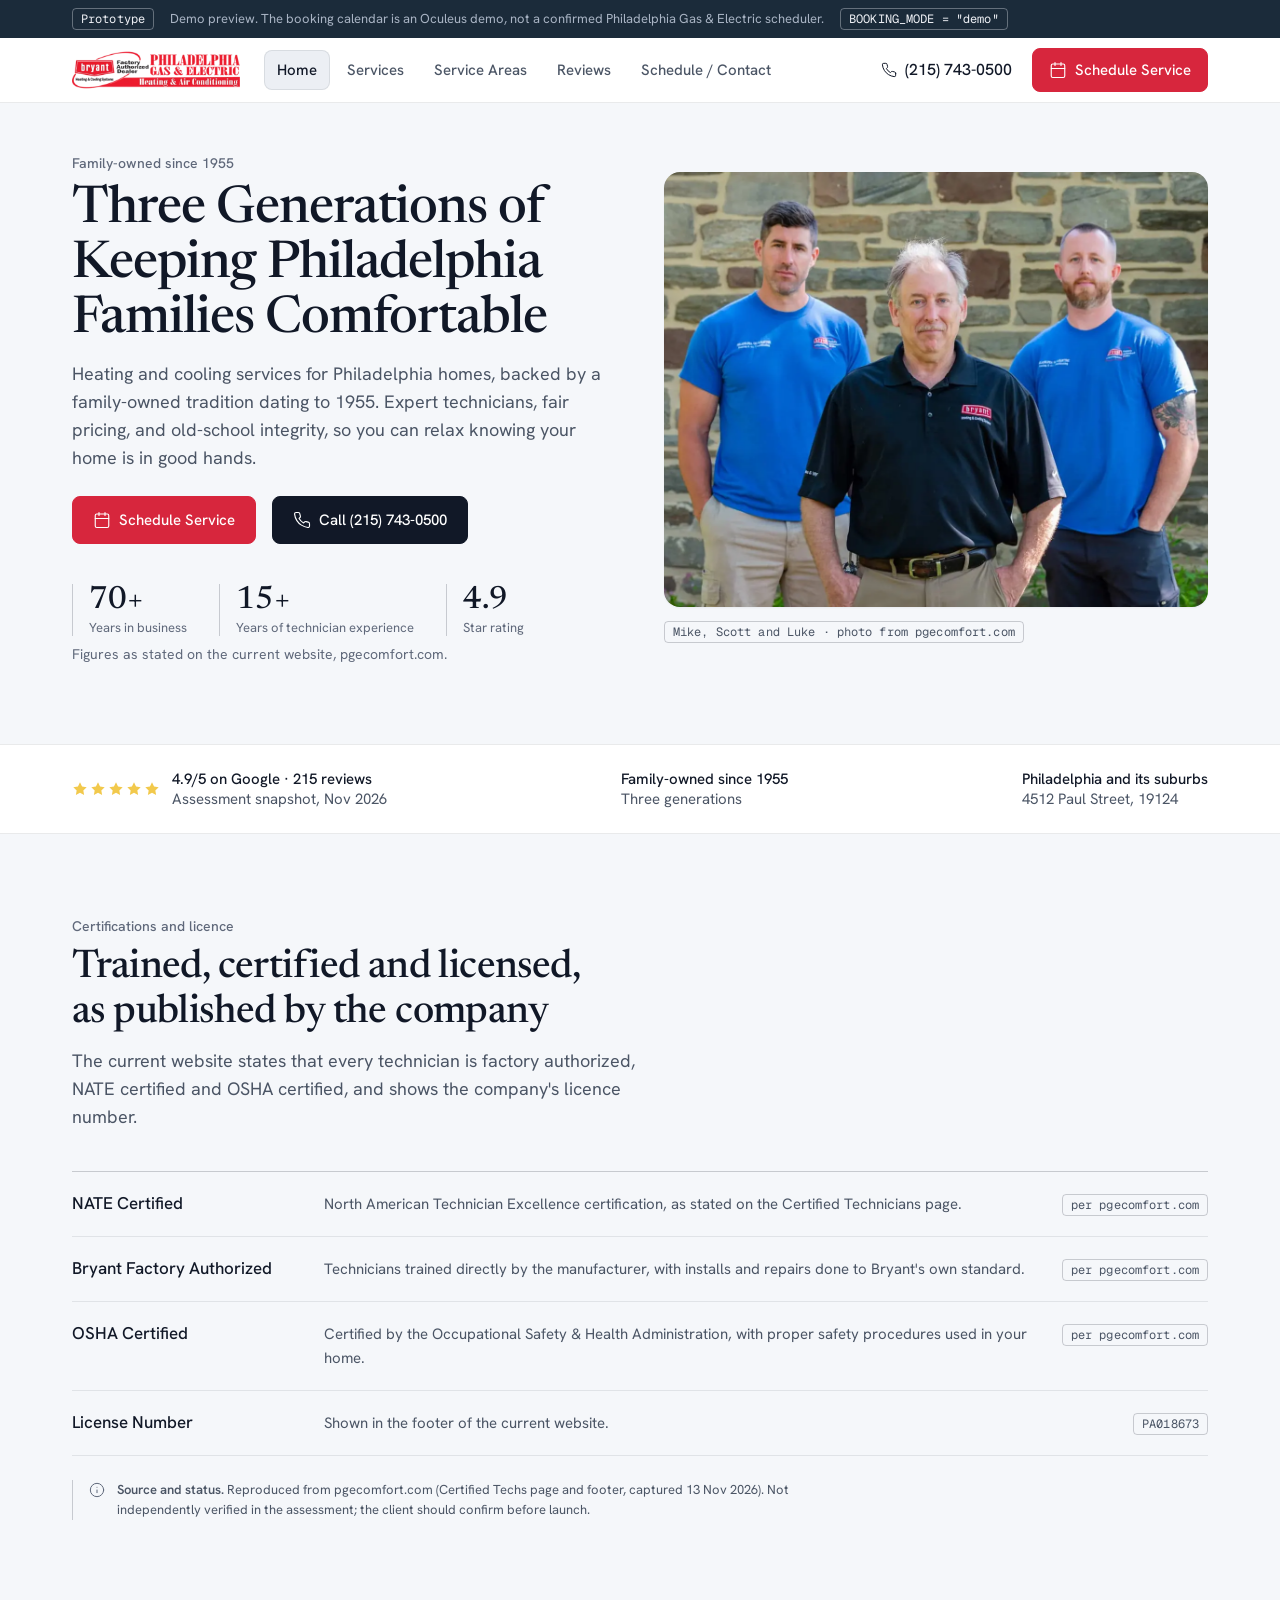
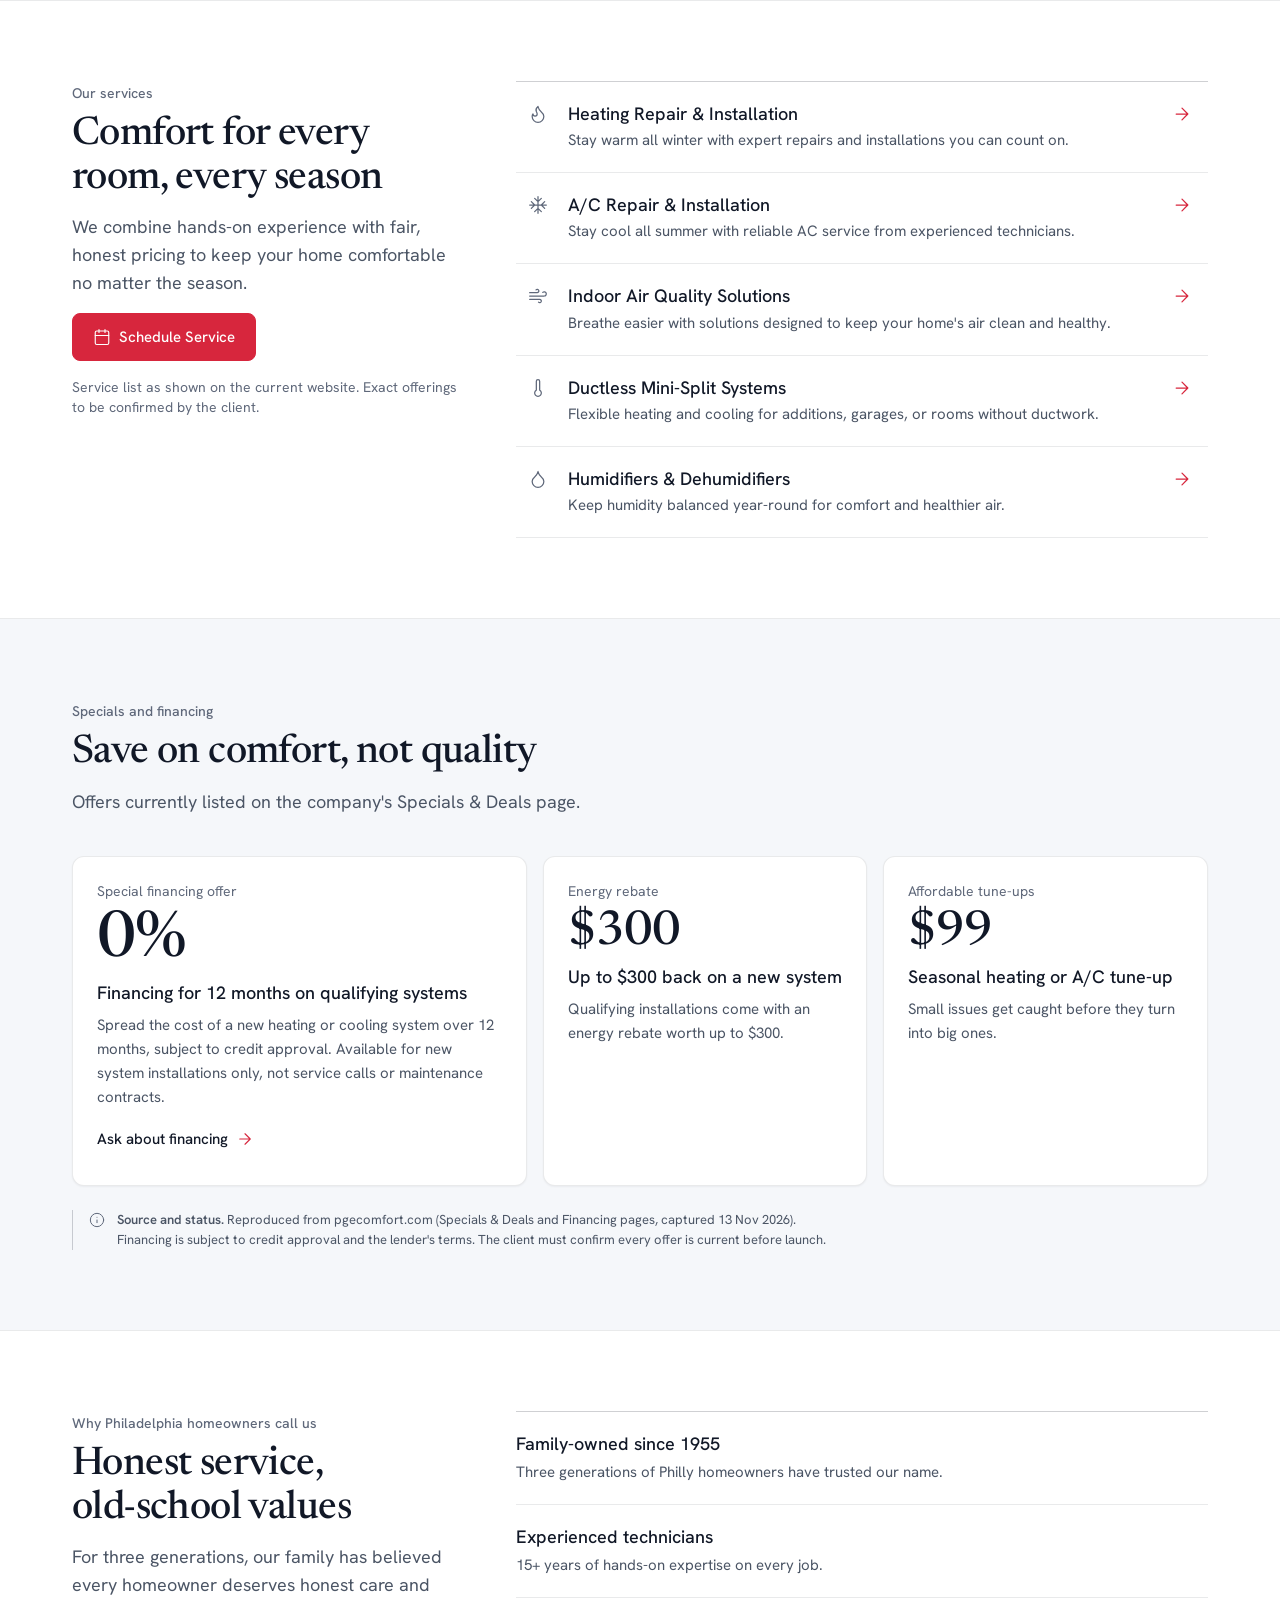
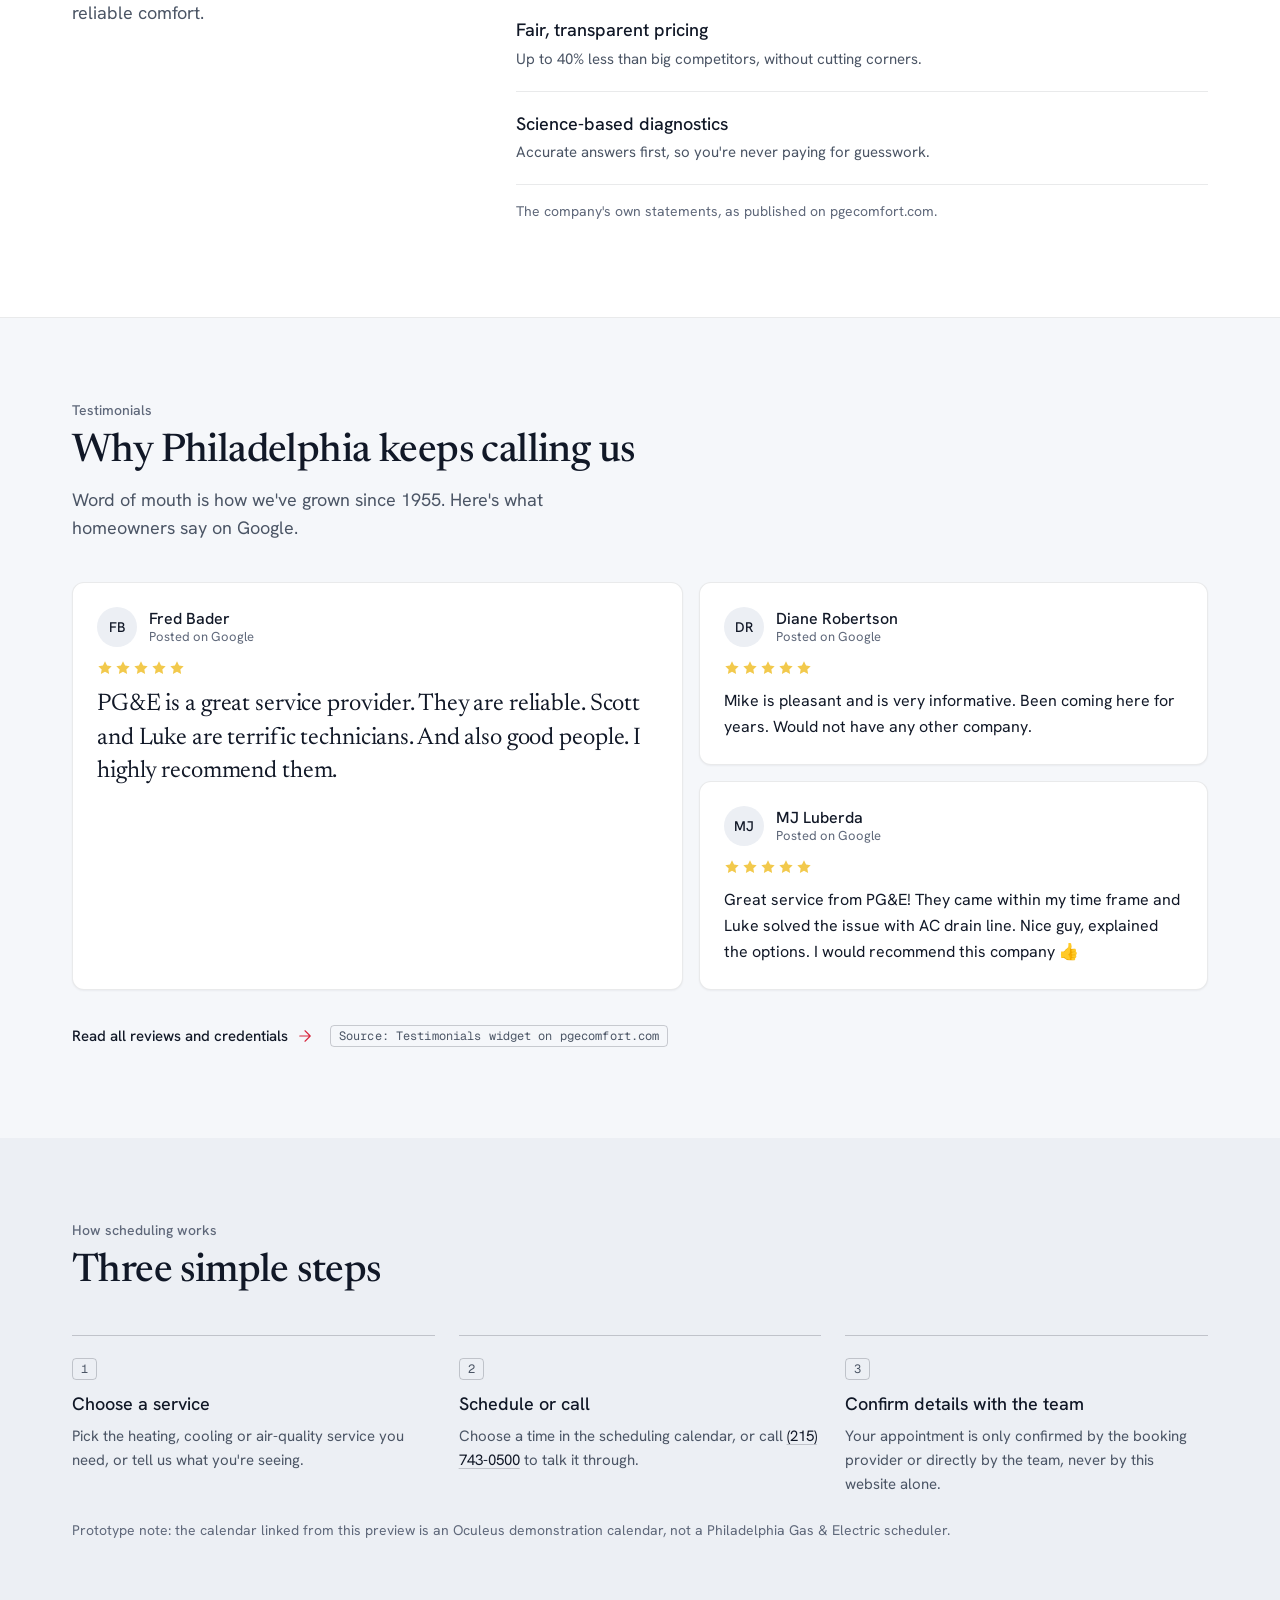
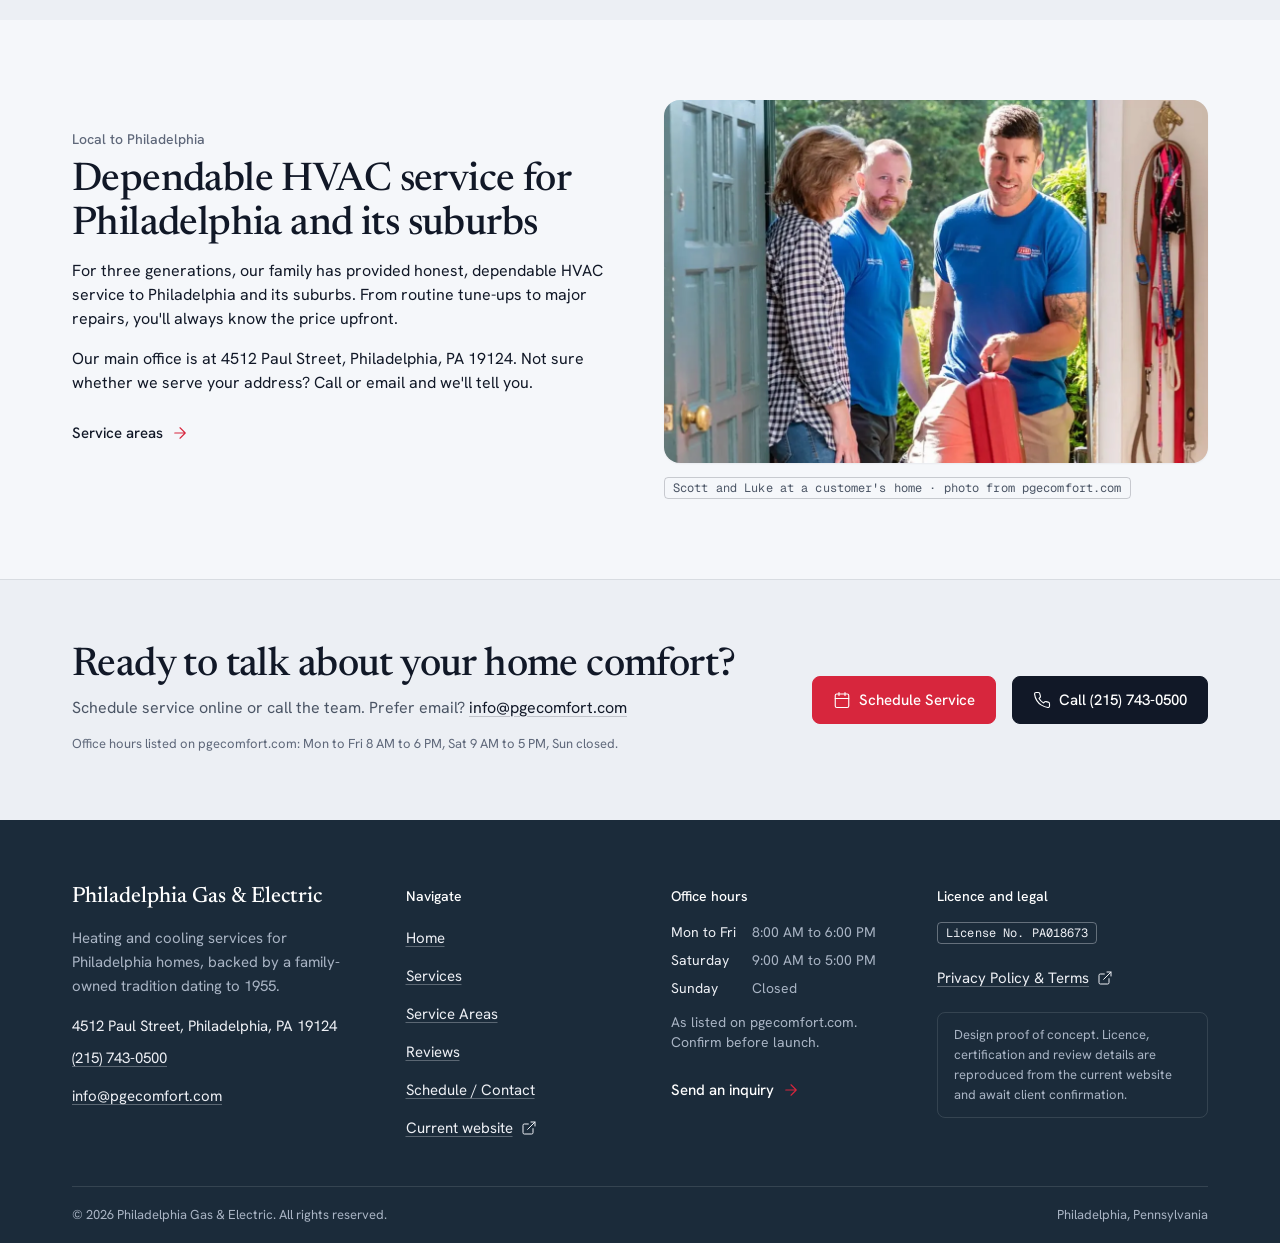
<file: index.html>
<!doctype html>
<html lang="en">
<head>
<meta charset="utf-8">
<meta name="viewport" content="width=device-width, initial-scale=1">
<title>Philadelphia Gas &amp; Electric | Family-Owned HVAC in Philadelphia, PA</title>
<meta name="description" content="Heating and cooling services for Philadelphia homes, backed by a family-owned tradition dating to 1955. Schedule service online or call (215) 743-0500.">
<!-- Demonstration domain: keep out of search indexes until the client approves launch. Remove for production. -->
<meta name="robots" content="noindex, nofollow">
<link rel="canonical" href="https://pgecomfort.oculeusltd.com/">
<meta name="theme-color" content="#1b2b3a">
<meta property="og:type" content="website">
<meta property="og:title" content="Philadelphia Gas &amp; Electric | Family-Owned HVAC in Philadelphia, PA">
<meta property="og:description" content="Heating and cooling services for Philadelphia homes, backed by a family-owned tradition dating to 1955. Schedule service online or call (215) 743-0500.">
<meta property="og:site_name" content="Philadelphia Gas &amp; Electric">
<link rel="icon" href="data:image/svg+xml,%3Csvg xmlns='http://www.w3.org/2000/svg' viewBox='0 0 40 40'%3E%3Crect width='40' height='40' rx='8' fill='%231b2b3a'/%3E%3Cpath d='M20 8c1 4 6 6 6 12a6 6 0 0 1-12 0c0-2 1-3 2-4 0 2 1 3 2 3-1-4 0-8 2-11z' fill='%23d7263d'/%3E%3C/svg%3E">
<link rel="preload" href="assets/fonts/hanken-grotesk.woff2" as="font" type="font/woff2" crossorigin>
<link rel="preload" href="assets/fonts/newsreader.woff2" as="font" type="font/woff2" crossorigin>
<link rel="stylesheet" href="assets/css/styles.css">

<script type="application/ld+json">{"@context":"https://schema.org","@graph":[{"@type":"HVACBusiness","@id":"https://pgecomfort.com/#business","name":"Philadelphia Gas & Electric","url":"https://pgecomfort.com/","telephone":"+1-215-743-0500","email":"info@pgecomfort.com","address":{"@type":"PostalAddress","streetAddress":"4512 Paul Street","addressLocality":"Philadelphia","addressRegion":"PA","postalCode":"19124","addressCountry":"US"},"areaServed":{"@type":"City","name":"Philadelphia"}},{"@type":"WebPage","@id":"https://pgecomfort.oculeusltd.com/#webpage","url":"https://pgecomfort.oculeusltd.com/","name":"Philadelphia Gas &amp; Electric | Family-Owned HVAC in Philadelphia, PA","description":"Heating and cooling services for Philadelphia homes, backed by a family-owned tradition dating to 1955. Schedule service online or call (215) 743-0500.","about":{"@id":"https://pgecomfort.com/#business"}}]}</script>
</head>
<body class="page-home">
<svg xmlns="http://www.w3.org/2000/svg" width="0" height="0" style="position:absolute" aria-hidden="true" focusable="false"><symbol id="i-phone" viewBox="0 0 24 24"><path d="M22 16.92v3a2 2 0 0 1-2.18 2 19.79 19.79 0 0 1-8.63-3.07 19.5 19.5 0 0 1-6-6 19.79 19.79 0 0 1-3.07-8.67A2 2 0 0 1 4.11 2h3a2 2 0 0 1 2 1.72c.13.96.36 1.9.7 2.81a2 2 0 0 1-.45 2.11L8.09 9.91a16 16 0 0 0 6 6l1.27-1.27a2 2 0 0 1 2.11-.45c.91.34 1.85.57 2.81.7A2 2 0 0 1 22 16.92z"/></symbol><symbol id="i-calendar" viewBox="0 0 24 24"><rect x="3" y="4" width="18" height="18" rx="2"/><path d="M16 2v4M8 2v4M3 10h18"/></symbol><symbol id="i-mail" viewBox="0 0 24 24"><rect x="2" y="4" width="20" height="16" rx="2"/><path d="m22 7-10 6L2 7"/></symbol><symbol id="i-arrow-right" viewBox="0 0 24 24"><path d="M5 12h14M12 5l7 7-7 7"/></symbol><symbol id="i-check" viewBox="0 0 24 24"><path d="M20 6 9 17l-5-5"/></symbol><symbol id="i-check-circle" viewBox="0 0 24 24"><circle cx="12" cy="12" r="10"/><path d="m9 12 2 2 4-4"/></symbol><symbol id="i-chevron-down" viewBox="0 0 24 24"><path d="m6 9 6 6 6-6"/></symbol><symbol id="i-menu" viewBox="0 0 24 24"><path d="M4 6h16M4 12h16M4 18h16"/></symbol><symbol id="i-x" viewBox="0 0 24 24"><path d="M18 6 6 18M6 6l12 12"/></symbol><symbol id="i-star" viewBox="0 0 24 24"><path d="m12 2 3.09 6.26L22 9.27l-5 4.87 1.18 6.88L12 17.77l-6.18 3.25L7 14.14 2 9.27l6.91-1.01z"/></symbol><symbol id="i-map-pin" viewBox="0 0 24 24"><path d="M20 10c0 6-8 12-8 12S4 16 4 10a8 8 0 0 1 16 0z"/><circle cx="12" cy="10" r="3"/></symbol><symbol id="i-shield-check" viewBox="0 0 24 24"><path d="M12 22s8-4 8-10V5l-8-3-8 3v7c0 6 8 10 8 10z"/><path d="m9 12 2 2 4-4"/></symbol><symbol id="i-award" viewBox="0 0 24 24"><circle cx="12" cy="8" r="6"/><path d="M15.48 12.89 17 22l-5-3-5 3 1.52-9.11"/></symbol><symbol id="i-flame" viewBox="0 0 24 24"><path d="M8.5 14.5A2.5 2.5 0 0 0 11 12c0-1.38-.5-2-1-3-1.07-2.14-.22-4.05 2-6 .5 2.5 2 4.9 4 6.5 2 1.6 3 3.5 3 5.5a7 7 0 1 1-14 0c0-1.15.43-2.29 1-3a2.5 2.5 0 0 0 2.5 2.5z"/></symbol><symbol id="i-snowflake" viewBox="0 0 24 24"><path d="M2 12h20M12 2v20M20 16l-4-4 4-4M4 8l4 4-4 4M16 4l-4 4-4-4M8 20l4-4 4 4"/></symbol><symbol id="i-wind" viewBox="0 0 24 24"><path d="M17.7 7.7a2.5 2.5 0 1 1 1.8 4.3H2M9.6 4.6A2 2 0 1 1 11 8H2M12.6 19.4A2 2 0 1 0 14 16H2"/></symbol><symbol id="i-droplet" viewBox="0 0 24 24"><path d="M12 22a7 7 0 0 0 7-7c0-2-1-3.9-3-5.5s-3.5-4-4-6.5c-.5 2.5-2 4.9-4 6.5C6 11.1 5 13 5 15a7 7 0 0 0 7 7z"/></symbol><symbol id="i-wrench" viewBox="0 0 24 24"><path d="M14.7 6.3a1 1 0 0 0 0 1.4l1.6 1.6a1 1 0 0 0 1.4 0l3.77-3.77a6 6 0 0 1-7.94 7.94l-6.91 6.91a2.12 2.12 0 0 1-3-3l6.91-6.91a6 6 0 0 1 7.94-7.94z"/></symbol><symbol id="i-home" viewBox="0 0 24 24"><path d="m3 9 9-7 9 7v11a2 2 0 0 1-2 2H5a2 2 0 0 1-2-2z"/><path d="M9 22V12h6v10"/></symbol><symbol id="i-clock" viewBox="0 0 24 24"><circle cx="12" cy="12" r="10"/><path d="M12 6v6l4 2"/></symbol><symbol id="i-info" viewBox="0 0 24 24"><circle cx="12" cy="12" r="10"/><path d="M12 16v-4M12 8h.01"/></symbol><symbol id="i-alert" viewBox="0 0 24 24"><path d="m21.73 18-8-14a2 2 0 0 0-3.48 0l-8 14A2 2 0 0 0 4 21h16a2 2 0 0 0 1.73-3z"/><path d="M12 9v4M12 17h.01"/></symbol><symbol id="i-external" viewBox="0 0 24 24"><path d="M15 3h6v6M10 14 21 3M18 13v6a2 2 0 0 1-2 2H5a2 2 0 0 1-2-2V8a2 2 0 0 1 2-2h6"/></symbol><symbol id="i-users" viewBox="0 0 24 24"><path d="M16 21v-2a4 4 0 0 0-4-4H6a4 4 0 0 0-4 4v2"/><circle cx="9" cy="7" r="4"/><path d="M22 21v-2a4 4 0 0 0-3-3.87M16 3.13a4 4 0 0 1 0 7.75"/></symbol><symbol id="i-thermometer" viewBox="0 0 24 24"><path d="M14 4v10.54a4 4 0 1 1-4 0V4a2 2 0 0 1 4 0z"/></symbol><symbol id="i-search" viewBox="0 0 24 24"><circle cx="11" cy="11" r="8"/><path d="m21 21-4.3-4.3"/></symbol><symbol id="i-dollar" viewBox="0 0 24 24"><path d="M12 2v20M17 5H9.5a3.5 3.5 0 0 0 0 7h5a3.5 3.5 0 0 1 0 7H6"/></symbol><symbol id="i-tag" viewBox="0 0 24 24"><path d="M12 2H2v10l9.29 9.29a1 1 0 0 0 1.41 0l8.59-8.59a1 1 0 0 0 0-1.41z"/><path d="M7 7h.01"/></symbol><symbol id="i-send" viewBox="0 0 24 24"><path d="m22 2-7 20-4-9-9-4zM22 2 11 13"/></symbol><symbol id="i-lock" viewBox="0 0 24 24"><rect x="3" y="11" width="18" height="11" rx="2"/><path d="M7 11V7a5 5 0 0 1 10 0v4"/></symbol><symbol id="i-list" viewBox="0 0 24 24"><path d="M3 5h.01M3 12h.01M3 19h.01M8 5h13M8 12h13M8 19h13"/></symbol><symbol id="i-building" viewBox="0 0 24 24"><rect x="4" y="2" width="16" height="20" rx="2"/><path d="M9 22v-4h6v4M8 6h.01M12 6h.01M16 6h.01M8 10h.01M12 10h.01M16 10h.01M8 14h.01M12 14h.01M16 14h.01"/></symbol><symbol id="i-quote" viewBox="0 0 24 24"><path d="M3 21c3 0 7-1 7-8V5c0-1.25-.76-2-2-2H4c-1.25 0-2 .75-2 2v6c0 1.25.76 2 2 2h4M15 21c3 0 7-1 7-8V5c0-1.25-.76-2-2-2h-4c-1.25 0-2 .75-2 2v6c0 1.25.76 2 2 2h4"/></symbol></svg>
<a class="skip-link" href="#main">Skip to main content</a>

<div class="demo-bar" data-demo-only role="note" aria-label="Prototype notice">
  <div class="container">
    <span class="plate">Prototype</span>
    <span>Demo preview. The booking calendar is an Oculeus demo, not a confirmed Philadelphia Gas &amp; Electric scheduler.</span>
    <span class="plate mode">BOOKING_MODE = "<span data-booking-mode-text>demo</span>"</span>
  </div>
</div>

<header class="site-header">
  <div class="container header-inner">
    <a class="brand" href="index.html" aria-label="Philadelphia Gas &amp; Electric, home">
      <img src="assets/img/pge-logo.png" width="151" height="36" alt="Philadelphia Gas &amp; Electric, Heating &amp; Air Conditioning. Bryant Factory Authorized Dealer">
    </a>

    <nav class="primary-nav" aria-label="Primary">
      <ul>
        <li><a href="index.html" aria-current="page">Home</a></li>
        <li><a href="services.html">Services</a></li>
        <li><a href="service-areas.html">Service Areas</a></li>
        <li><a href="reviews.html">Reviews</a></li>
        <li><a href="schedule-service.html">Schedule / Contact</a></li>
      </ul>
    </nav>

    <div class="header-actions">
      <a class="header-phone" href="tel:2157430500" data-phone aria-label="Call (215) 743-0500"><svg class="icon" aria-hidden="true" focusable="false"><use href="#i-phone"/></svg><span>(215) 743-0500</span></a>
      <a class="icon-btn icon-btn--call" href="tel:2157430500" data-phone aria-label="Call (215) 743-0500"><svg class="icon" aria-hidden="true" focusable="false"><use href="#i-phone"/></svg></a>
      <a class="btn header-cta btn--sm" href="https://cal.com/oculeus-ltd/us-gmt" data-booking target="_blank" rel="noopener noreferrer"><svg class="icon" aria-hidden="true" focusable="false"><use href="#i-calendar"/></svg><span>Schedule Service</span></a>
      <button class="icon-btn menu-toggle" type="button" aria-expanded="false" aria-controls="mobile-menu" aria-label="Open menu">
        <span class="icon-open"><svg class="icon" aria-hidden="true" focusable="false"><use href="#i-menu"/></svg></span><span class="icon-close"><svg class="icon" aria-hidden="true" focusable="false"><use href="#i-x"/></svg></span>
      </button>
    </div>
  </div>

  <div class="drawer" id="mobile-menu" hidden>
    <nav aria-label="Mobile">
      <ul>
        <li><a href="index.html" aria-current="page">Home <svg class="icon" aria-hidden="true" focusable="false"><use href="#i-arrow-right"/></svg></a></li>
        <li><a href="services.html">Services <svg class="icon" aria-hidden="true" focusable="false"><use href="#i-arrow-right"/></svg></a></li>
        <li><a href="service-areas.html">Service Areas <svg class="icon" aria-hidden="true" focusable="false"><use href="#i-arrow-right"/></svg></a></li>
        <li><a href="reviews.html">Reviews <svg class="icon" aria-hidden="true" focusable="false"><use href="#i-arrow-right"/></svg></a></li>
        <li><a href="schedule-service.html">Schedule / Contact <svg class="icon" aria-hidden="true" focusable="false"><use href="#i-arrow-right"/></svg></a></li>
      </ul>
    </nav>
    <div class="drawer-actions">
      <a class="btn " href="https://cal.com/oculeus-ltd/us-gmt" data-booking target="_blank" rel="noopener noreferrer"><svg class="icon" aria-hidden="true" focusable="false"><use href="#i-calendar"/></svg><span>Schedule Service</span></a>
      <a class="btn btn--ink" href="tel:2157430500" data-phone><svg class="icon" aria-hidden="true" focusable="false"><use href="#i-phone"/></svg><span>Call (215) 743-0500</span></a>
    </div>
    <p class="drawer-meta">Prefer email? <a href="mailto:info@pgecomfort.com" data-email>info@pgecomfort.com</a></p>
  </div>
</header>

<main id="main">
<!-- ============ HERO ============ -->
<section class="hero" aria-labelledby="hero-title">
  <div class="container hero-grid">
    <div class="hero-copy">
      <span class="eyebrow">Family-owned since 1955</span>
      <h1 id="hero-title">Three Generations of Keeping Philadelphia Families Comfortable</h1>
      <p class="lead">Heating and cooling services for Philadelphia homes, backed by a family-owned tradition dating to 1955. Expert technicians, fair pricing, and old-school integrity, so you can relax knowing your home is in good hands.</p>
      <div class="btn-row">
        <a class="btn " href="https://cal.com/oculeus-ltd/us-gmt" data-booking target="_blank" rel="noopener noreferrer"><svg class="icon" aria-hidden="true" focusable="false"><use href="#i-calendar"/></svg><span>Schedule Service</span></a>
        <a class="btn btn--ink" href="tel:2157430500" data-phone><svg class="icon" aria-hidden="true" focusable="false"><use href="#i-phone"/></svg><span>Call (215) 743-0500</span></a>
      </div>
      <dl class="figures">
        <div class="figure"><dt>Years in business</dt><dd>70+</dd></div>
        <div class="figure"><dt>Years of technician experience</dt><dd>15+</dd></div>
        <div class="figure"><dt>Star rating</dt><dd>4.9</dd></div>
      </dl>
      <p class="muted small" style="margin:0">Figures as stated on the current website, pgecomfort.com.</p>
    </div>

    <figure class="photo">
      <div class="photo-frame" style="aspect-ratio:5/4">
        <img src="assets/img/team-owner-technicians.webp" width="1400" height="934" alt="Owner Mike with technicians Scott and Luke standing in front of a stone wall" fetchpriority="high" style="object-position:50% 22%">
      </div>
      <figcaption><span class="plate">Mike, Scott and Luke · photo from pgecomfort.com</span></figcaption>
    </figure>
  </div>
</section>

<!-- ============ TRUST STRIP ============ -->
<section class="trust-strip" aria-label="Trust highlights">
  <div class="container trust-row">
    <div class="trust-item">
      <span class="stars" role="img" aria-label="5 out of 5 stars"><svg class="icon icon--fill" aria-hidden="true" focusable="false"><use href="#i-star"/></svg><svg class="icon icon--fill" aria-hidden="true" focusable="false"><use href="#i-star"/></svg><svg class="icon icon--fill" aria-hidden="true" focusable="false"><use href="#i-star"/></svg><svg class="icon icon--fill" aria-hidden="true" focusable="false"><use href="#i-star"/></svg><svg class="icon icon--fill" aria-hidden="true" focusable="false"><use href="#i-star"/></svg></span>
      <div><strong>4.9/5 on Google · 215 reviews</strong>Assessment snapshot, Nov 2026</div>
    </div>
    <div class="trust-item">
      <div><strong>Family-owned since 1955</strong>Three generations</div>
    </div>
    <div class="trust-item">
      <div><strong>Philadelphia and its suburbs</strong>4512 Paul Street, 19124</div>
    </div>
  </div>
</section>

<!-- ============ CREDENTIALS ============ -->
<section class="section" aria-labelledby="cred-title">
  <div class="container">
    <div class="section-head">
      <span class="eyebrow">Certifications and licence</span>
      <h2 id="cred-title">Trained, certified and licensed, as published by the company</h2>
      <p class="lead">The current website states that every technician is factory authorized, NATE certified and OSHA certified, and shows the company's licence number.</p>
    </div>

    <div class="specs">
      <article class="spec">
        <h3>NATE Certified</h3>
        <p>North American Technician Excellence certification, as stated on the Certified Technicians page.</p>
        <span class="plate">per pgecomfort.com</span>
      </article>
      <article class="spec">
        <h3>Bryant Factory Authorized</h3>
        <p>Technicians trained directly by the manufacturer, with installs and repairs done to Bryant's own standard.</p>
        <span class="plate">per pgecomfort.com</span>
      </article>
      <article class="spec">
        <h3>OSHA Certified</h3>
        <p>Certified by the Occupational Safety &amp; Health Administration, with proper safety procedures used in your home.</p>
        <span class="plate">per pgecomfort.com</span>
      </article>
      <article class="spec">
        <h3>License Number</h3>
        <p>Shown in the footer of the current website.</p>
        <span class="plate">PA018673</span>
      </article>
    </div>

    <div class="source" role="note">
      <svg class="icon" aria-hidden="true" focusable="false"><use href="#i-info"/></svg>
      <p><strong>Source and status.</strong> Reproduced from pgecomfort.com (Certified Techs page and footer, captured 13 Nov 2026). Not independently verified in the assessment; the client should confirm before launch.</p>
    </div>
  </div>
</section>

<!-- ============ SERVICES ============ -->
<section class="section section--surface" id="services" aria-labelledby="svc-title">
  <div class="container svc-layout">
    <div class="sticky">
      <span class="eyebrow">Our services</span>
      <h2 id="svc-title">Comfort for every room, every season</h2>
      <p class="lead">We combine hands-on experience with fair, honest pricing to keep your home comfortable no matter the season.</p>
      <div class="btn-row">
        <a class="btn " href="https://cal.com/oculeus-ltd/us-gmt" data-booking target="_blank" rel="noopener noreferrer"><svg class="icon" aria-hidden="true" focusable="false"><use href="#i-calendar"/></svg><span>Schedule Service</span></a>
      </div>
      <p class="muted small" style="margin-top:var(--s4)">Service list as shown on the current website. Exact offerings to be confirmed by the client.</p>
    </div>

    <div class="svc-list">
      <a class="svc-row" href="services.html#heating"><svg class="icon" aria-hidden="true" focusable="false"><use href="#i-flame"/></svg><div><h3>Heating Repair &amp; Installation</h3><p>Stay warm all winter with expert repairs and installations you can count on.</p></div><svg class="icon go" aria-hidden="true" focusable="false"><use href="#i-arrow-right"/></svg></a>
      <a class="svc-row" href="services.html#cooling"><svg class="icon" aria-hidden="true" focusable="false"><use href="#i-snowflake"/></svg><div><h3>A/C Repair &amp; Installation</h3><p>Stay cool all summer with reliable AC service from experienced technicians.</p></div><svg class="icon go" aria-hidden="true" focusable="false"><use href="#i-arrow-right"/></svg></a>
      <a class="svc-row" href="services.html#air-quality"><svg class="icon" aria-hidden="true" focusable="false"><use href="#i-wind"/></svg><div><h3>Indoor Air Quality Solutions</h3><p>Breathe easier with solutions designed to keep your home's air clean and healthy.</p></div><svg class="icon go" aria-hidden="true" focusable="false"><use href="#i-arrow-right"/></svg></a>
      <a class="svc-row" href="services.html#mini-splits"><svg class="icon" aria-hidden="true" focusable="false"><use href="#i-thermometer"/></svg><div><h3>Ductless Mini-Split Systems</h3><p>Flexible heating and cooling for additions, garages, or rooms without ductwork.</p></div><svg class="icon go" aria-hidden="true" focusable="false"><use href="#i-arrow-right"/></svg></a>
      <a class="svc-row" href="services.html#humidity"><svg class="icon" aria-hidden="true" focusable="false"><use href="#i-droplet"/></svg><div><h3>Humidifiers &amp; Dehumidifiers</h3><p>Keep humidity balanced year-round for comfort and healthier air.</p></div><svg class="icon go" aria-hidden="true" focusable="false"><use href="#i-arrow-right"/></svg></a>
    </div>
  </div>
</section>

<!-- ============ OFFERS ============ -->
<section class="section" aria-labelledby="offers-title">
  <div class="container">
    <div class="section-head">
      <span class="eyebrow">Specials and financing</span>
      <h2 id="offers-title">Save on comfort, not quality</h2>
      <p class="lead">Offers currently listed on the company's Specials &amp; Deals page.</p>
    </div>

    <div class="offers">
      <article class="offer offer--lead">
        <span class="muted small">Special financing offer</span>
        <div class="fig">0%</div>
        <h3>Financing for 12 months on qualifying systems</h3>
        <p>Spread the cost of a new heating or cooling system over 12 months, subject to credit approval. Available for new system installations only, not service calls or maintenance contracts.</p>
        <a class="link" href="tel:2157430500" data-phone>Ask about financing <svg class="icon" aria-hidden="true" focusable="false"><use href="#i-arrow-right"/></svg></a>
      </article>
      <article class="offer">
        <span class="muted small">Energy rebate</span>
        <div class="fig">$300</div>
        <h3>Up to $300 back on a new system</h3>
        <p>Qualifying installations come with an energy rebate worth up to $300.</p>
      </article>
      <article class="offer">
        <span class="muted small">Affordable tune-ups</span>
        <div class="fig">$99</div>
        <h3>Seasonal heating or A/C tune-up</h3>
        <p>Small issues get caught before they turn into big ones.</p>
      </article>
    </div>

    <div class="source" role="note">
      <svg class="icon" aria-hidden="true" focusable="false"><use href="#i-info"/></svg>
      <p><strong>Source and status.</strong> Reproduced from pgecomfort.com (Specials &amp; Deals and Financing pages, captured 13 Nov 2026). Financing is subject to credit approval and the lender's terms. The client must confirm every offer is current before launch.</p>
    </div>
  </div>
</section>

<!-- ============ WHY US ============ -->
<section class="section section--surface" aria-labelledby="why-title">
  <div class="container svc-layout">
    <div class="sticky">
      <span class="eyebrow">Why Philadelphia homeowners call us</span>
      <h2 id="why-title">Honest service, old-school values</h2>
      <p class="lead">For three generations, our family has believed every homeowner deserves honest care and reliable comfort.</p>
    </div>
    <div>
      <div class="facts">
        <div class="fact"><h3>Family-owned since 1955</h3><p>Three generations of Philly homeowners have trusted our name.</p></div>
        <div class="fact"><h3>Experienced technicians</h3><p>15+ years of hands-on expertise on every job.</p></div>
        <div class="fact"><h3>Fair, transparent pricing</h3><p>Up to 40% less than big competitors, without cutting corners.</p></div>
        <div class="fact"><h3>Science-based diagnostics</h3><p>Accurate answers first, so you're never paying for guesswork.</p></div>
      </div>
      <p class="muted small" style="margin-top:var(--s4)">The company's own statements, as published on pgecomfort.com.</p>
    </div>
  </div>
</section>

<!-- ============ REVIEWS PREVIEW ============ -->
<section class="section" aria-labelledby="rev-title">
  <div class="container">
    <div class="section-head">
      <span class="eyebrow">Testimonials</span>
      <h2 id="rev-title">Why Philadelphia keeps calling us</h2>
      <p class="lead">Word of mouth is how we've grown since 1955. Here's what homeowners say on Google.</p>
    </div>

    <div class="reviews-feature">
      <figure class="review review--lead">
        <div class="review-head"><span class="avatar" aria-hidden="true">FB</span><div><div class="review-name">Fred Bader</div><div class="review-src">Posted on Google</div></div></div>
        <span class="stars" role="img" aria-label="5 out of 5 stars"><svg class="icon icon--fill" aria-hidden="true" focusable="false"><use href="#i-star"/></svg><svg class="icon icon--fill" aria-hidden="true" focusable="false"><use href="#i-star"/></svg><svg class="icon icon--fill" aria-hidden="true" focusable="false"><use href="#i-star"/></svg><svg class="icon icon--fill" aria-hidden="true" focusable="false"><use href="#i-star"/></svg><svg class="icon icon--fill" aria-hidden="true" focusable="false"><use href="#i-star"/></svg></span>
        <blockquote><p>PG&amp;E is a great service provider. They are reliable. Scott and Luke are terrific technicians. And also good people. I highly recommend them.</p></blockquote>
      </figure>
      <div class="reviews-stack">
        <figure class="review">
          <div class="review-head"><span class="avatar" aria-hidden="true">DR</span><div><div class="review-name">Diane Robertson</div><div class="review-src">Posted on Google</div></div></div>
          <span class="stars" role="img" aria-label="5 out of 5 stars"><svg class="icon icon--fill" aria-hidden="true" focusable="false"><use href="#i-star"/></svg><svg class="icon icon--fill" aria-hidden="true" focusable="false"><use href="#i-star"/></svg><svg class="icon icon--fill" aria-hidden="true" focusable="false"><use href="#i-star"/></svg><svg class="icon icon--fill" aria-hidden="true" focusable="false"><use href="#i-star"/></svg><svg class="icon icon--fill" aria-hidden="true" focusable="false"><use href="#i-star"/></svg></span>
          <blockquote><p>Mike is pleasant and is very informative. Been coming here for years. Would not have any other company.</p></blockquote>
        </figure>
        <figure class="review">
          <div class="review-head"><span class="avatar" aria-hidden="true">MJ</span><div><div class="review-name">MJ Luberda</div><div class="review-src">Posted on Google</div></div></div>
          <span class="stars" role="img" aria-label="5 out of 5 stars"><svg class="icon icon--fill" aria-hidden="true" focusable="false"><use href="#i-star"/></svg><svg class="icon icon--fill" aria-hidden="true" focusable="false"><use href="#i-star"/></svg><svg class="icon icon--fill" aria-hidden="true" focusable="false"><use href="#i-star"/></svg><svg class="icon icon--fill" aria-hidden="true" focusable="false"><use href="#i-star"/></svg><svg class="icon icon--fill" aria-hidden="true" focusable="false"><use href="#i-star"/></svg></span>
          <blockquote><p>Great service from PG&amp;E! They came within my time frame and Luke solved the issue with AC drain line. Nice guy, explained the options. I would recommend this company 👍</p></blockquote>
        </figure>
      </div>
    </div>

    <div class="btn-row" style="margin-top:var(--s6)">
      <a class="link" href="reviews.html">Read all reviews and credentials <svg class="icon" aria-hidden="true" focusable="false"><use href="#i-arrow-right"/></svg></a>
      <span class="plate">Source: Testimonials widget on pgecomfort.com</span>
    </div>
  </div>
</section>

<!-- ============ HOW IT WORKS ============ -->
<section class="section section--raised" aria-labelledby="how-title">
  <div class="container">
    <div class="section-head">
      <span class="eyebrow">How scheduling works</span>
      <h2 id="how-title">Three simple steps</h2>
    </div>
    <ol class="steps">
      <li class="step">
        <span class="plate">1</span>
        <h3>Choose a service</h3>
        <p>Pick the heating, cooling or air-quality service you need, or tell us what you're seeing.</p>
      </li>
      <li class="step">
        <span class="plate">2</span>
        <h3>Schedule or call</h3>
        <p>Choose a time in the scheduling calendar, or call <a href="tel:2157430500" data-phone>(215) 743-0500</a> to talk it through.</p>
      </li>
      <li class="step">
        <span class="plate">3</span>
        <h3>Confirm details with the team</h3>
        <p>Your appointment is only confirmed by the booking provider or directly by the team, never by this website alone.</p>
      </li>
    </ol>
    <p class="muted small" style="margin:var(--s6) 0 0" data-demo-only>Prototype note: the calendar linked from this preview is an Oculeus demonstration calendar, not a Philadelphia Gas &amp; Electric scheduler.</p>
  </div>
</section>

<!-- ============ LOCAL ============ -->
<section class="section" aria-labelledby="phl-title">
  <div class="container split">
    <div>
      <span class="eyebrow">Local to Philadelphia</span>
      <h2 id="phl-title">Dependable HVAC service for Philadelphia and its suburbs</h2>
      <p>For three generations, our family has provided honest, dependable HVAC service to Philadelphia and its suburbs. From routine tune-ups to major repairs, you'll always know the price upfront.</p>
      <p>Our main office is at 4512 Paul Street, Philadelphia, PA 19124. Not sure whether we serve your address? Call or email and we'll tell you.</p>
      <p><a class="link" href="service-areas.html">Service areas <svg class="icon" aria-hidden="true" focusable="false"><use href="#i-arrow-right"/></svg></a></p>
    </div>
    <figure class="photo">
      <div class="photo-frame" style="aspect-ratio:3/2"><img src="assets/img/technicians-at-door.webp" width="1100" height="733" alt="Two technicians greeting a homeowner at her front door" loading="lazy"></div>
      <figcaption><span class="plate">Scott and Luke at a customer's home · photo from pgecomfort.com</span></figcaption>
    </figure>
  </div>
</section>

<!-- ============ CLOSING CTA ============ -->
<section class="cta-band" aria-labelledby="cta-title">
  <div class="container cta-grid">
    <div>
      <h2 id="cta-title">Ready to talk about your home comfort?</h2>
      <p>Schedule service online or call the team. Prefer email? <a href="mailto:info@pgecomfort.com" data-email>info@pgecomfort.com</a></p>
      <p class="cta-note">Office hours listed on pgecomfort.com: Mon to Fri 8 AM to 6 PM, Sat 9 AM to 5 PM, Sun closed.</p>
    </div>
    <div class="btn-row">
      <a class="btn " href="https://cal.com/oculeus-ltd/us-gmt" data-booking target="_blank" rel="noopener noreferrer"><svg class="icon" aria-hidden="true" focusable="false"><use href="#i-calendar"/></svg><span>Schedule Service</span></a>
      <a class="btn btn--ink" href="tel:2157430500" data-phone><svg class="icon" aria-hidden="true" focusable="false"><use href="#i-phone"/></svg><span>Call (215) 743-0500</span></a>
    </div>
  </div>
</section>

</main>
<footer class="site-footer on-anchor">
  <div class="container">
    <div class="footer-grid">
      <div>
        <span class="footer-mark">Philadelphia Gas &amp; Electric</span>
        <p>Heating and cooling services for Philadelphia homes, backed by a family-owned tradition dating to 1955.</p>
        <address class="footer-list">
          <span style="color:var(--anchor-text)">4512 Paul Street, Philadelphia, PA 19124</span>
          <a href="tel:2157430500" data-phone>(215) 743-0500</a>
          <a href="mailto:info@pgecomfort.com" data-email>info@pgecomfort.com</a>
        </address>
      </div>

      <div>
        <span class="footer-title">Navigate</span>
        <ul class="footer-list">
          <li><a href="index.html">Home</a></li>
          <li><a href="services.html">Services</a></li>
          <li><a href="service-areas.html">Service Areas</a></li>
          <li><a href="reviews.html">Reviews</a></li>
          <li><a href="schedule-service.html">Schedule / Contact</a></li>
          <li><a href="https://pgecomfort.com/" rel="noopener noreferrer" target="_blank">Current website <svg class="icon" aria-hidden="true" focusable="false"><use href="#i-external"/></svg></a></li>
        </ul>
      </div>

      <div>
        <span class="footer-title">Office hours</span>
        <dl class="hours">
          <dt>Mon to Fri</dt><dd>8:00 AM to 6:00 PM</dd>
          <dt>Saturday</dt><dd>9:00 AM to 5:00 PM</dd>
          <dt>Sunday</dt><dd>Closed</dd>
        </dl>
        <p class="small" style="margin-top:var(--s3)">As listed on pgecomfort.com. Confirm before launch.</p>
        <a class="link" style="color:#fff" href="https://pgecomfort.com/contact/" data-contact target="_blank" rel="noopener noreferrer">Send an inquiry <svg class="icon" aria-hidden="true" focusable="false"><use href="#i-arrow-right"/></svg></a>
      </div>

      <div>
        <span class="footer-title">Licence and legal</span>
        <p><span class="plate">License No. PA018673</span></p>
        <ul class="footer-list">
          <li><a href="https://pgecomfort.com/privacy-policy/" target="_blank" rel="noopener noreferrer">Privacy Policy &amp; Terms <svg class="icon" aria-hidden="true" focusable="false"><use href="#i-external"/></svg></a></li>
        </ul>
        <div class="footer-note" data-demo-only>
          Design proof of concept. Licence, certification and review details are reproduced from the current website and await client confirmation.
        </div>
      </div>
    </div>

    <div class="footer-bottom">
      <span>© 2026 Philadelphia Gas &amp; Electric. All rights reserved.</span>
      <span>Philadelphia, Pennsylvania</span>
    </div>
  </div>
</footer>

<div class="dock" role="region" aria-label="Quick actions">
  <a class="btn btn--ink" href="tel:2157430500" data-phone><svg class="icon" aria-hidden="true" focusable="false"><use href="#i-phone"/></svg><span>Call now</span></a>
  <a class="btn " href="https://cal.com/oculeus-ltd/us-gmt" data-booking target="_blank" rel="noopener noreferrer"><svg class="icon" aria-hidden="true" focusable="false"><use href="#i-calendar"/></svg><span>Schedule Service</span></a>
</div>

<script src="assets/js/config.js"></script>
<script src="assets/js/main.js" defer></script>
</body>
</html>
</file>
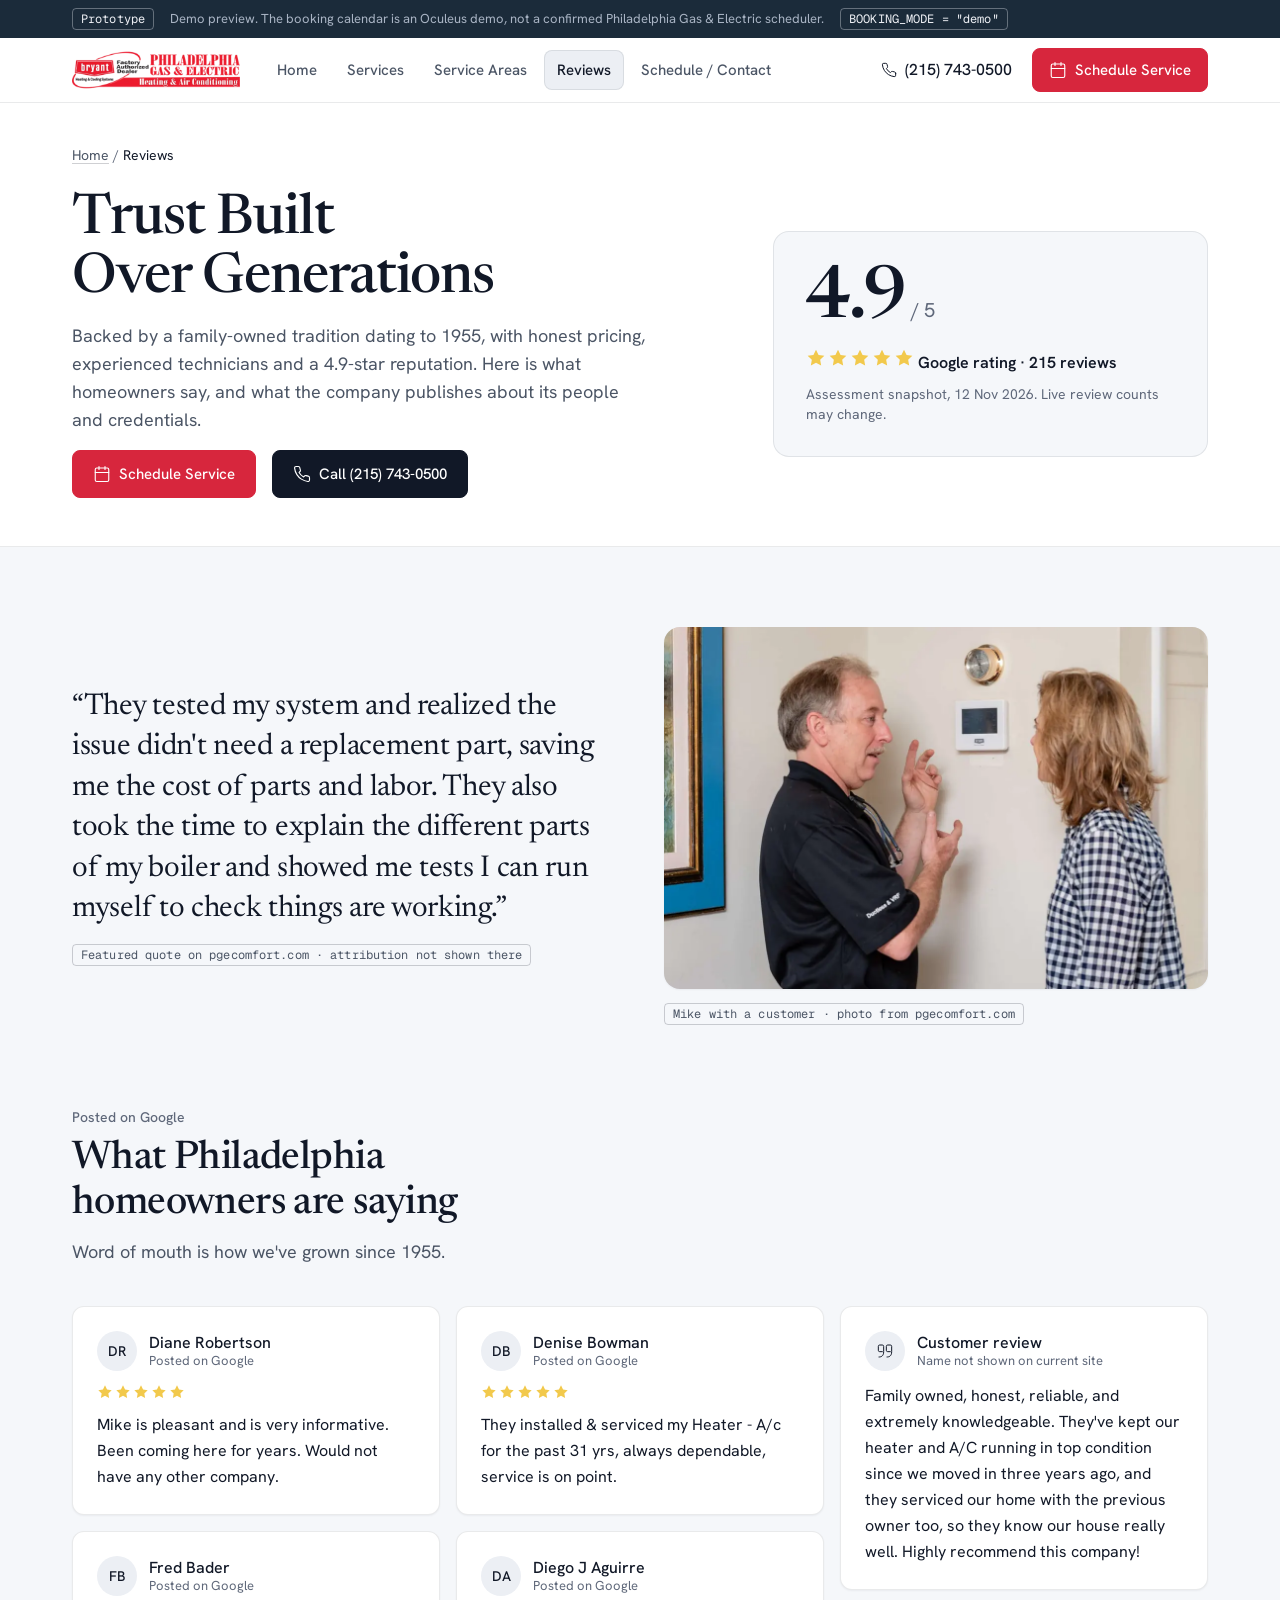
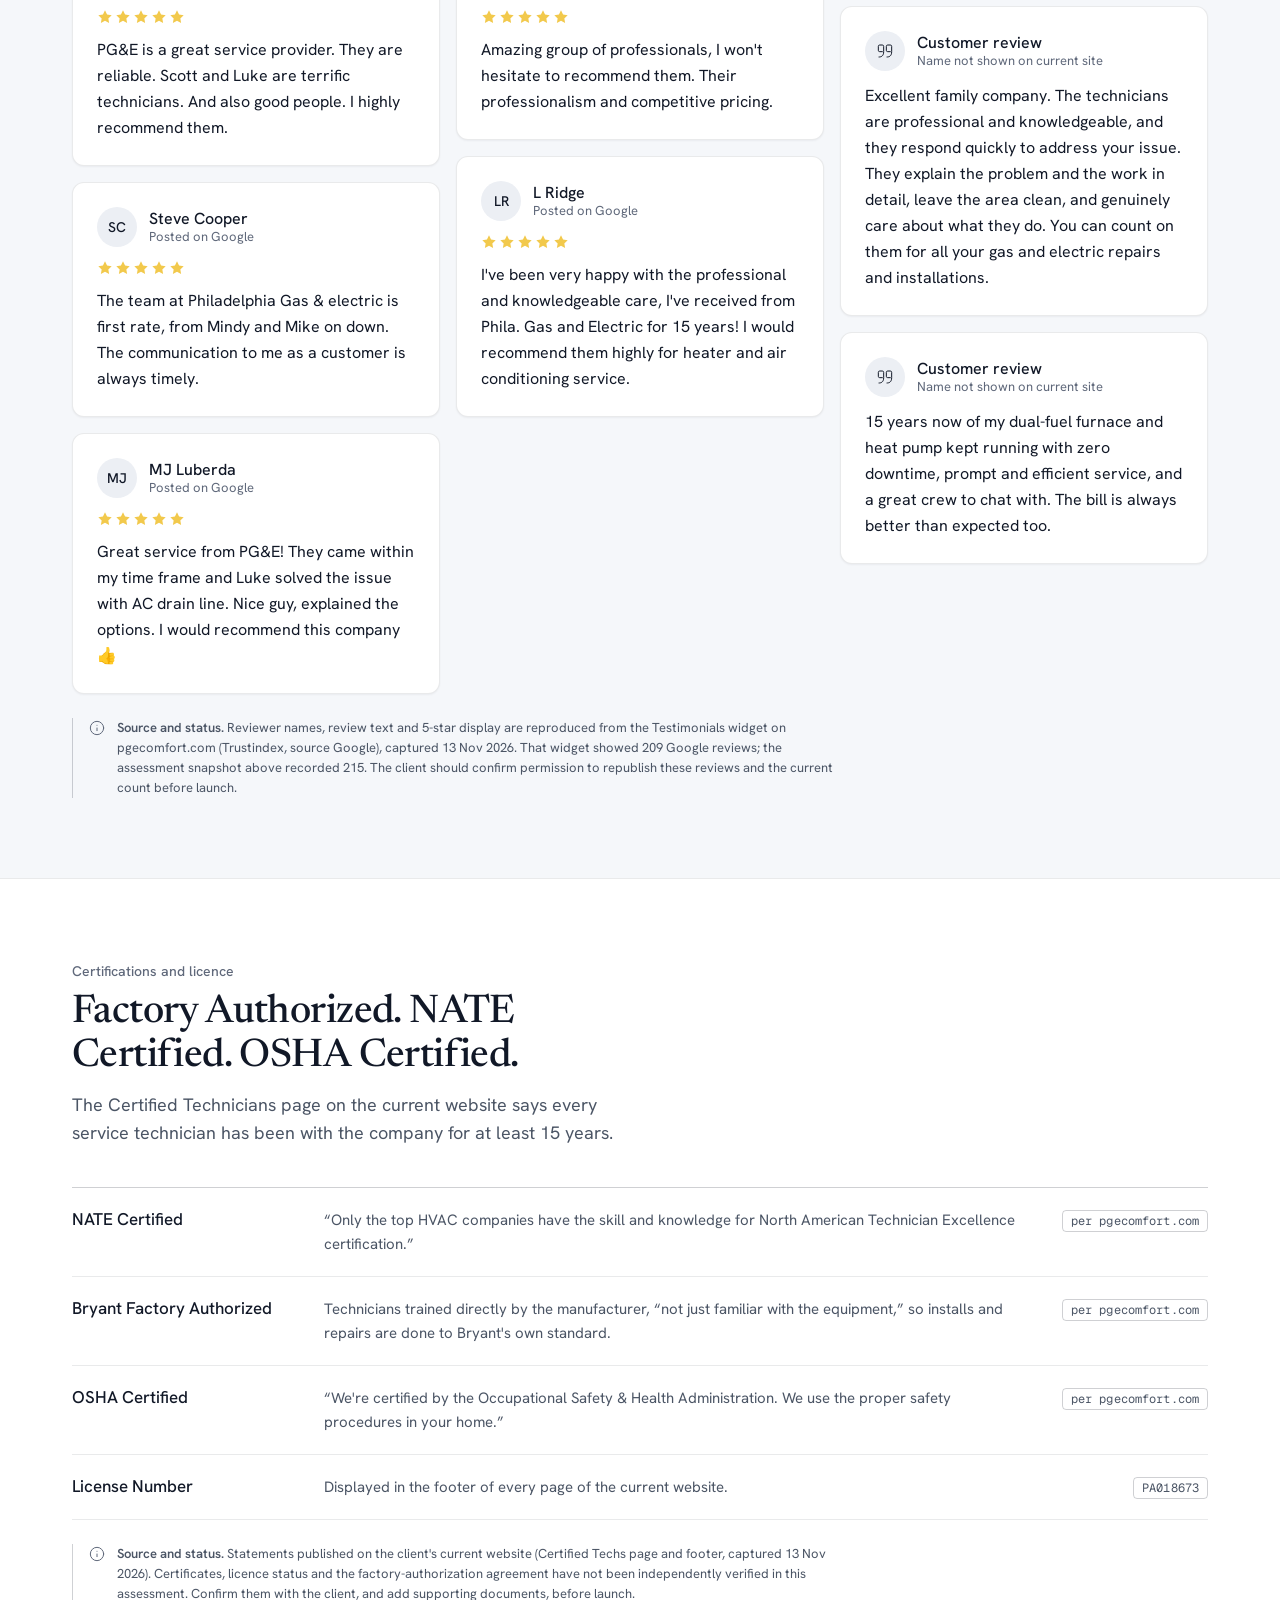
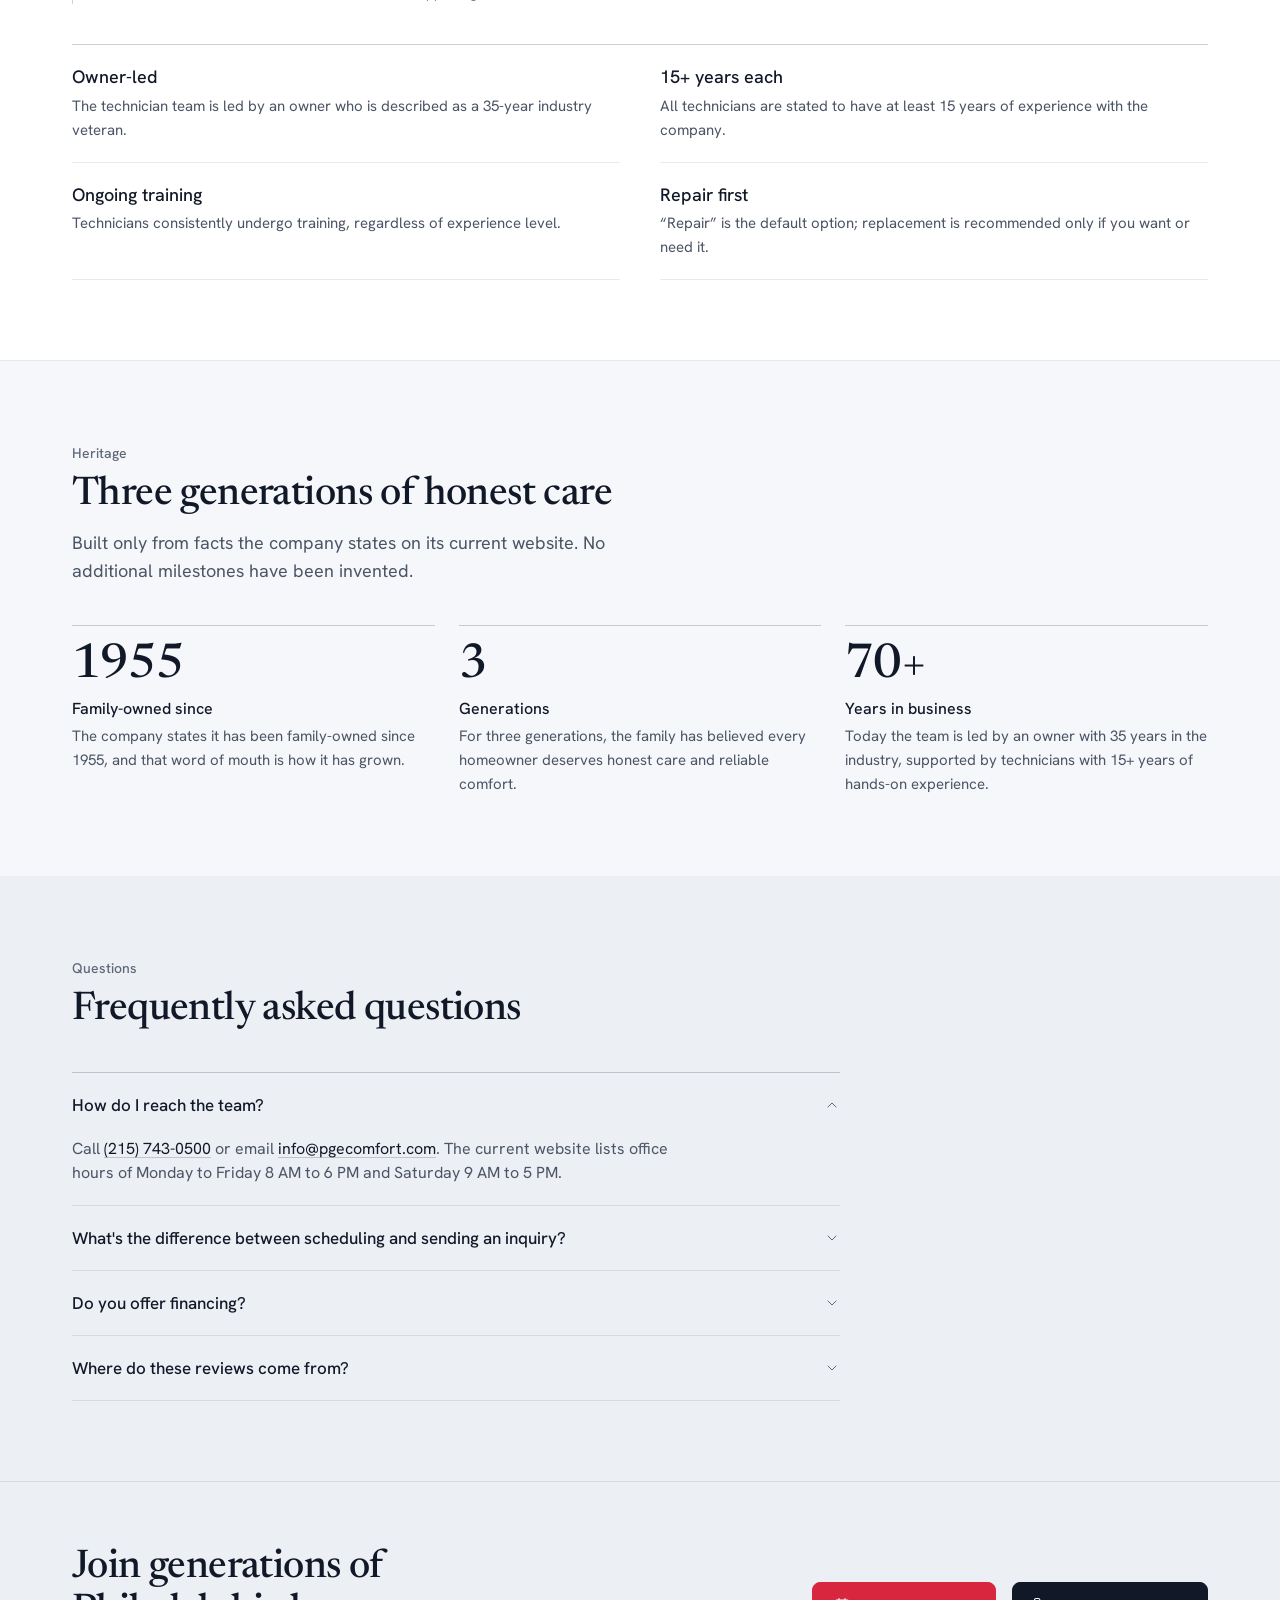
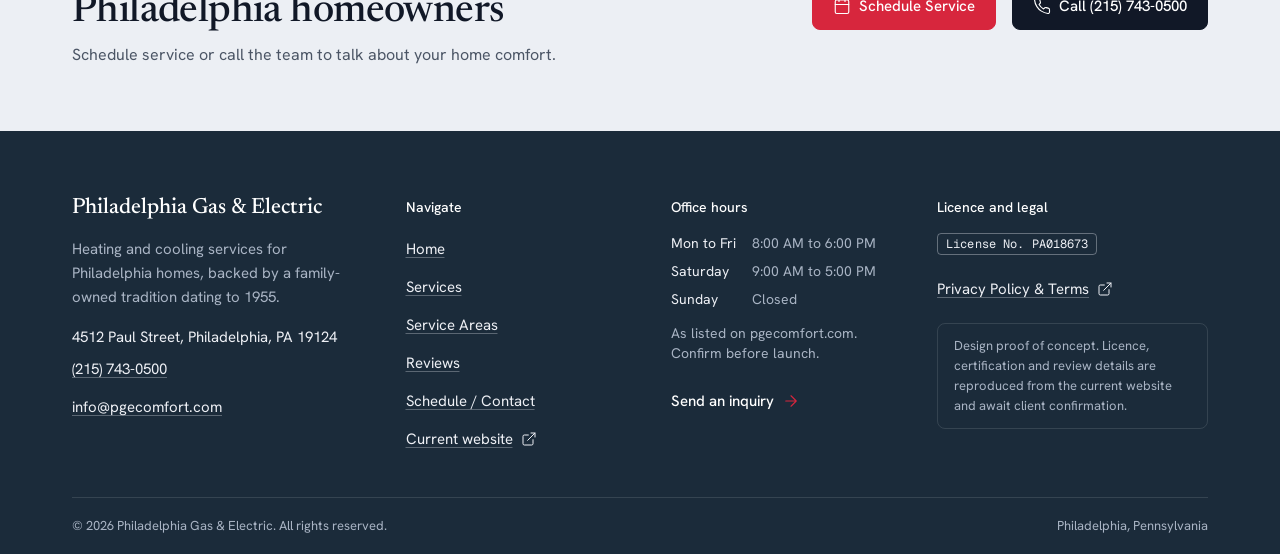
<file: reviews.html>
<!doctype html>
<html lang="en">
<head>
<meta charset="utf-8">
<meta name="viewport" content="width=device-width, initial-scale=1">
<title>Reviews &amp; Trust | Family-Owned Since 1955 | Philadelphia Gas &amp; Electric</title>
<meta name="description" content="4.9/5 on Google from 215 reviews (assessment snapshot, Nov 2026). Read what Philadelphia homeowners say, and see the certifications and licence number published by Philadelphia Gas &amp; Electric.">
<!-- Demonstration domain: keep out of search indexes until the client approves launch. Remove for production. -->
<meta name="robots" content="noindex, nofollow">
<link rel="canonical" href="https://pgecomfort.oculeusltd.com/reviews">
<meta name="theme-color" content="#1b2b3a">
<meta property="og:type" content="website">
<meta property="og:title" content="Reviews &amp; Trust | Family-Owned Since 1955 | Philadelphia Gas &amp; Electric">
<meta property="og:description" content="4.9/5 on Google from 215 reviews (assessment snapshot, Nov 2026). Read what Philadelphia homeowners say, and see the certifications and licence number published by Philadelphia Gas &amp; Electric.">
<meta property="og:site_name" content="Philadelphia Gas &amp; Electric">
<link rel="icon" href="data:image/svg+xml,%3Csvg xmlns='http://www.w3.org/2000/svg' viewBox='0 0 40 40'%3E%3Crect width='40' height='40' rx='8' fill='%231b2b3a'/%3E%3Cpath d='M20 8c1 4 6 6 6 12a6 6 0 0 1-12 0c0-2 1-3 2-4 0 2 1 3 2 3-1-4 0-8 2-11z' fill='%23d7263d'/%3E%3C/svg%3E">
<link rel="preload" href="assets/fonts/hanken-grotesk.woff2" as="font" type="font/woff2" crossorigin>
<link rel="preload" href="assets/fonts/newsreader.woff2" as="font" type="font/woff2" crossorigin>
<link rel="stylesheet" href="assets/css/styles.css">

<script type="application/ld+json">{"@context":"https://schema.org","@graph":[{"@type":"HVACBusiness","@id":"https://pgecomfort.com/#business","name":"Philadelphia Gas & Electric","url":"https://pgecomfort.com/","telephone":"+1-215-743-0500","email":"info@pgecomfort.com","address":{"@type":"PostalAddress","streetAddress":"4512 Paul Street","addressLocality":"Philadelphia","addressRegion":"PA","postalCode":"19124","addressCountry":"US"},"areaServed":{"@type":"City","name":"Philadelphia"}},{"@type":"WebPage","@id":"https://pgecomfort.oculeusltd.com/reviews#webpage","url":"https://pgecomfort.oculeusltd.com/reviews","name":"Reviews &amp; Trust | Family-Owned Since 1955 | Philadelphia Gas &amp; Electric","description":"4.9/5 on Google from 215 reviews (assessment snapshot, Nov 2026). Read what Philadelphia homeowners say, and see the certifications and licence number published by Philadelphia Gas &amp; Electric.","about":{"@id":"https://pgecomfort.com/#business"}},{"@type":"BreadcrumbList","itemListElement":[{"@type":"ListItem","position":1,"name":"Home","item":"https://pgecomfort.oculeusltd.com/"},{"@type":"ListItem","position":2,"name":"Reviews","item":"https://pgecomfort.oculeusltd.com/reviews"}]}]}</script>
</head>
<body class="page-reviews">
<svg xmlns="http://www.w3.org/2000/svg" width="0" height="0" style="position:absolute" aria-hidden="true" focusable="false"><symbol id="i-phone" viewBox="0 0 24 24"><path d="M22 16.92v3a2 2 0 0 1-2.18 2 19.79 19.79 0 0 1-8.63-3.07 19.5 19.5 0 0 1-6-6 19.79 19.79 0 0 1-3.07-8.67A2 2 0 0 1 4.11 2h3a2 2 0 0 1 2 1.72c.13.96.36 1.9.7 2.81a2 2 0 0 1-.45 2.11L8.09 9.91a16 16 0 0 0 6 6l1.27-1.27a2 2 0 0 1 2.11-.45c.91.34 1.85.57 2.81.7A2 2 0 0 1 22 16.92z"/></symbol><symbol id="i-calendar" viewBox="0 0 24 24"><rect x="3" y="4" width="18" height="18" rx="2"/><path d="M16 2v4M8 2v4M3 10h18"/></symbol><symbol id="i-mail" viewBox="0 0 24 24"><rect x="2" y="4" width="20" height="16" rx="2"/><path d="m22 7-10 6L2 7"/></symbol><symbol id="i-arrow-right" viewBox="0 0 24 24"><path d="M5 12h14M12 5l7 7-7 7"/></symbol><symbol id="i-check" viewBox="0 0 24 24"><path d="M20 6 9 17l-5-5"/></symbol><symbol id="i-check-circle" viewBox="0 0 24 24"><circle cx="12" cy="12" r="10"/><path d="m9 12 2 2 4-4"/></symbol><symbol id="i-chevron-down" viewBox="0 0 24 24"><path d="m6 9 6 6 6-6"/></symbol><symbol id="i-menu" viewBox="0 0 24 24"><path d="M4 6h16M4 12h16M4 18h16"/></symbol><symbol id="i-x" viewBox="0 0 24 24"><path d="M18 6 6 18M6 6l12 12"/></symbol><symbol id="i-star" viewBox="0 0 24 24"><path d="m12 2 3.09 6.26L22 9.27l-5 4.87 1.18 6.88L12 17.77l-6.18 3.25L7 14.14 2 9.27l6.91-1.01z"/></symbol><symbol id="i-map-pin" viewBox="0 0 24 24"><path d="M20 10c0 6-8 12-8 12S4 16 4 10a8 8 0 0 1 16 0z"/><circle cx="12" cy="10" r="3"/></symbol><symbol id="i-shield-check" viewBox="0 0 24 24"><path d="M12 22s8-4 8-10V5l-8-3-8 3v7c0 6 8 10 8 10z"/><path d="m9 12 2 2 4-4"/></symbol><symbol id="i-award" viewBox="0 0 24 24"><circle cx="12" cy="8" r="6"/><path d="M15.48 12.89 17 22l-5-3-5 3 1.52-9.11"/></symbol><symbol id="i-flame" viewBox="0 0 24 24"><path d="M8.5 14.5A2.5 2.5 0 0 0 11 12c0-1.38-.5-2-1-3-1.07-2.14-.22-4.05 2-6 .5 2.5 2 4.9 4 6.5 2 1.6 3 3.5 3 5.5a7 7 0 1 1-14 0c0-1.15.43-2.29 1-3a2.5 2.5 0 0 0 2.5 2.5z"/></symbol><symbol id="i-snowflake" viewBox="0 0 24 24"><path d="M2 12h20M12 2v20M20 16l-4-4 4-4M4 8l4 4-4 4M16 4l-4 4-4-4M8 20l4-4 4 4"/></symbol><symbol id="i-wind" viewBox="0 0 24 24"><path d="M17.7 7.7a2.5 2.5 0 1 1 1.8 4.3H2M9.6 4.6A2 2 0 1 1 11 8H2M12.6 19.4A2 2 0 1 0 14 16H2"/></symbol><symbol id="i-droplet" viewBox="0 0 24 24"><path d="M12 22a7 7 0 0 0 7-7c0-2-1-3.9-3-5.5s-3.5-4-4-6.5c-.5 2.5-2 4.9-4 6.5C6 11.1 5 13 5 15a7 7 0 0 0 7 7z"/></symbol><symbol id="i-wrench" viewBox="0 0 24 24"><path d="M14.7 6.3a1 1 0 0 0 0 1.4l1.6 1.6a1 1 0 0 0 1.4 0l3.77-3.77a6 6 0 0 1-7.94 7.94l-6.91 6.91a2.12 2.12 0 0 1-3-3l6.91-6.91a6 6 0 0 1 7.94-7.94z"/></symbol><symbol id="i-home" viewBox="0 0 24 24"><path d="m3 9 9-7 9 7v11a2 2 0 0 1-2 2H5a2 2 0 0 1-2-2z"/><path d="M9 22V12h6v10"/></symbol><symbol id="i-clock" viewBox="0 0 24 24"><circle cx="12" cy="12" r="10"/><path d="M12 6v6l4 2"/></symbol><symbol id="i-info" viewBox="0 0 24 24"><circle cx="12" cy="12" r="10"/><path d="M12 16v-4M12 8h.01"/></symbol><symbol id="i-alert" viewBox="0 0 24 24"><path d="m21.73 18-8-14a2 2 0 0 0-3.48 0l-8 14A2 2 0 0 0 4 21h16a2 2 0 0 0 1.73-3z"/><path d="M12 9v4M12 17h.01"/></symbol><symbol id="i-external" viewBox="0 0 24 24"><path d="M15 3h6v6M10 14 21 3M18 13v6a2 2 0 0 1-2 2H5a2 2 0 0 1-2-2V8a2 2 0 0 1 2-2h6"/></symbol><symbol id="i-users" viewBox="0 0 24 24"><path d="M16 21v-2a4 4 0 0 0-4-4H6a4 4 0 0 0-4 4v2"/><circle cx="9" cy="7" r="4"/><path d="M22 21v-2a4 4 0 0 0-3-3.87M16 3.13a4 4 0 0 1 0 7.75"/></symbol><symbol id="i-thermometer" viewBox="0 0 24 24"><path d="M14 4v10.54a4 4 0 1 1-4 0V4a2 2 0 0 1 4 0z"/></symbol><symbol id="i-search" viewBox="0 0 24 24"><circle cx="11" cy="11" r="8"/><path d="m21 21-4.3-4.3"/></symbol><symbol id="i-dollar" viewBox="0 0 24 24"><path d="M12 2v20M17 5H9.5a3.5 3.5 0 0 0 0 7h5a3.5 3.5 0 0 1 0 7H6"/></symbol><symbol id="i-tag" viewBox="0 0 24 24"><path d="M12 2H2v10l9.29 9.29a1 1 0 0 0 1.41 0l8.59-8.59a1 1 0 0 0 0-1.41z"/><path d="M7 7h.01"/></symbol><symbol id="i-send" viewBox="0 0 24 24"><path d="m22 2-7 20-4-9-9-4zM22 2 11 13"/></symbol><symbol id="i-lock" viewBox="0 0 24 24"><rect x="3" y="11" width="18" height="11" rx="2"/><path d="M7 11V7a5 5 0 0 1 10 0v4"/></symbol><symbol id="i-list" viewBox="0 0 24 24"><path d="M3 5h.01M3 12h.01M3 19h.01M8 5h13M8 12h13M8 19h13"/></symbol><symbol id="i-building" viewBox="0 0 24 24"><rect x="4" y="2" width="16" height="20" rx="2"/><path d="M9 22v-4h6v4M8 6h.01M12 6h.01M16 6h.01M8 10h.01M12 10h.01M16 10h.01M8 14h.01M12 14h.01M16 14h.01"/></symbol><symbol id="i-quote" viewBox="0 0 24 24"><path d="M3 21c3 0 7-1 7-8V5c0-1.25-.76-2-2-2H4c-1.25 0-2 .75-2 2v6c0 1.25.76 2 2 2h4M15 21c3 0 7-1 7-8V5c0-1.25-.76-2-2-2h-4c-1.25 0-2 .75-2 2v6c0 1.25.76 2 2 2h4"/></symbol></svg>
<a class="skip-link" href="#main">Skip to main content</a>

<div class="demo-bar" data-demo-only role="note" aria-label="Prototype notice">
  <div class="container">
    <span class="plate">Prototype</span>
    <span>Demo preview. The booking calendar is an Oculeus demo, not a confirmed Philadelphia Gas &amp; Electric scheduler.</span>
    <span class="plate mode">BOOKING_MODE = "<span data-booking-mode-text>demo</span>"</span>
  </div>
</div>

<header class="site-header">
  <div class="container header-inner">
    <a class="brand" href="index.html" aria-label="Philadelphia Gas &amp; Electric, home">
      <img src="assets/img/pge-logo.png" width="151" height="36" alt="Philadelphia Gas &amp; Electric, Heating &amp; Air Conditioning. Bryant Factory Authorized Dealer">
    </a>

    <nav class="primary-nav" aria-label="Primary">
      <ul>
        <li><a href="index.html">Home</a></li>
        <li><a href="services.html">Services</a></li>
        <li><a href="service-areas.html">Service Areas</a></li>
        <li><a href="reviews.html" aria-current="page">Reviews</a></li>
        <li><a href="schedule-service.html">Schedule / Contact</a></li>
      </ul>
    </nav>

    <div class="header-actions">
      <a class="header-phone" href="tel:2157430500" data-phone aria-label="Call (215) 743-0500"><svg class="icon" aria-hidden="true" focusable="false"><use href="#i-phone"/></svg><span>(215) 743-0500</span></a>
      <a class="icon-btn icon-btn--call" href="tel:2157430500" data-phone aria-label="Call (215) 743-0500"><svg class="icon" aria-hidden="true" focusable="false"><use href="#i-phone"/></svg></a>
      <a class="btn header-cta btn--sm" href="https://cal.com/oculeus-ltd/us-gmt" data-booking target="_blank" rel="noopener noreferrer"><svg class="icon" aria-hidden="true" focusable="false"><use href="#i-calendar"/></svg><span>Schedule Service</span></a>
      <button class="icon-btn menu-toggle" type="button" aria-expanded="false" aria-controls="mobile-menu" aria-label="Open menu">
        <span class="icon-open"><svg class="icon" aria-hidden="true" focusable="false"><use href="#i-menu"/></svg></span><span class="icon-close"><svg class="icon" aria-hidden="true" focusable="false"><use href="#i-x"/></svg></span>
      </button>
    </div>
  </div>

  <div class="drawer" id="mobile-menu" hidden>
    <nav aria-label="Mobile">
      <ul>
        <li><a href="index.html">Home <svg class="icon" aria-hidden="true" focusable="false"><use href="#i-arrow-right"/></svg></a></li>
        <li><a href="services.html">Services <svg class="icon" aria-hidden="true" focusable="false"><use href="#i-arrow-right"/></svg></a></li>
        <li><a href="service-areas.html">Service Areas <svg class="icon" aria-hidden="true" focusable="false"><use href="#i-arrow-right"/></svg></a></li>
        <li><a href="reviews.html" aria-current="page">Reviews <svg class="icon" aria-hidden="true" focusable="false"><use href="#i-arrow-right"/></svg></a></li>
        <li><a href="schedule-service.html">Schedule / Contact <svg class="icon" aria-hidden="true" focusable="false"><use href="#i-arrow-right"/></svg></a></li>
      </ul>
    </nav>
    <div class="drawer-actions">
      <a class="btn " href="https://cal.com/oculeus-ltd/us-gmt" data-booking target="_blank" rel="noopener noreferrer"><svg class="icon" aria-hidden="true" focusable="false"><use href="#i-calendar"/></svg><span>Schedule Service</span></a>
      <a class="btn btn--ink" href="tel:2157430500" data-phone><svg class="icon" aria-hidden="true" focusable="false"><use href="#i-phone"/></svg><span>Call (215) 743-0500</span></a>
    </div>
    <p class="drawer-meta">Prefer email? <a href="mailto:info@pgecomfort.com" data-email>info@pgecomfort.com</a></p>
  </div>
</header>

<main id="main">
<section class="page-hero" aria-labelledby="page-title">
  <div class="container">
    <nav class="breadcrumb" aria-label="Breadcrumb"><a href="index.html">Home</a> / <span aria-current="page">Reviews</span></nav>
    <div class="page-hero-grid page-hero-grid--rating">
      <div>
        <h1 id="page-title">Trust Built Over Generations</h1>
        <p class="lead">Backed by a family-owned tradition dating to 1955, with honest pricing, experienced technicians and a 4.9-star reputation. Here is what homeowners say, and what the company publishes about its people and credentials.</p>
        <div class="btn-row">
          <a class="btn " href="https://cal.com/oculeus-ltd/us-gmt" data-booking target="_blank" rel="noopener noreferrer"><svg class="icon" aria-hidden="true" focusable="false"><use href="#i-calendar"/></svg><span>Schedule Service</span></a>
          <a class="btn btn--ink" href="tel:2157430500" data-phone><svg class="icon" aria-hidden="true" focusable="false"><use href="#i-phone"/></svg><span>Call (215) 743-0500</span></a>
        </div>
      </div>
      <div class="rating-card" role="group" aria-label="Google rating snapshot">
        <div class="big">4.9<small> / 5</small></div>
        <span class="stars" role="img" aria-label="5 out of 5 stars"><svg class="icon icon--fill" aria-hidden="true" focusable="false"><use href="#i-star"/></svg><svg class="icon icon--fill" aria-hidden="true" focusable="false"><use href="#i-star"/></svg><svg class="icon icon--fill" aria-hidden="true" focusable="false"><use href="#i-star"/></svg><svg class="icon icon--fill" aria-hidden="true" focusable="false"><use href="#i-star"/></svg><svg class="icon icon--fill" aria-hidden="true" focusable="false"><use href="#i-star"/></svg></span>
        <strong>Google rating · 215 reviews</strong>
        <p class="muted small" style="margin:var(--s2) 0 0">Assessment snapshot, 12 Nov 2026. Live review counts may change.</p>
      </div>
    </div>
  </div>
</section>

<!-- ===== Featured quote ===== -->
<section class="section" aria-label="Featured customer quote" style="padding-bottom:0">
  <div class="container split">
    <figure class="pull-quote" style="margin:0">
      <p>“They tested my system and realized the issue didn't need a replacement part, saving me the cost of parts and labor. They also took the time to explain the different parts of my boiler and showed me tests I can run myself to check things are working.”</p>
      <figcaption><span class="plate">Featured quote on pgecomfort.com · attribution not shown there</span></figcaption>
    </figure>
    <figure class="photo">
      <div class="photo-frame" style="aspect-ratio:3/2"><img src="assets/img/owner-with-customer.webp" width="1100" height="734" alt="Owner Mike explaining a thermostat setting to a customer" loading="lazy"></div>
      <figcaption><span class="plate">Mike with a customer · photo from pgecomfort.com</span></figcaption>
    </figure>
  </div>
</section>

<!-- ===== Reviews ===== -->
<section class="section" id="reviews" aria-labelledby="rev-title">
  <div class="container">
    <div class="section-head">
      <span class="eyebrow">Posted on Google</span>
      <h2 id="rev-title">What Philadelphia homeowners are saying</h2>
      <p class="lead">Word of mouth is how we've grown since 1955.</p>
    </div>

    <div class="reviews-wall">
      <figure class="review">
        <div class="review-head"><span class="avatar" aria-hidden="true">DR</span><div><div class="review-name">Diane Robertson</div><div class="review-src">Posted on Google</div></div></div>
        <span class="stars" role="img" aria-label="5 out of 5 stars"><svg class="icon icon--fill" aria-hidden="true" focusable="false"><use href="#i-star"/></svg><svg class="icon icon--fill" aria-hidden="true" focusable="false"><use href="#i-star"/></svg><svg class="icon icon--fill" aria-hidden="true" focusable="false"><use href="#i-star"/></svg><svg class="icon icon--fill" aria-hidden="true" focusable="false"><use href="#i-star"/></svg><svg class="icon icon--fill" aria-hidden="true" focusable="false"><use href="#i-star"/></svg></span>
        <blockquote><p>Mike is pleasant and is very informative. Been coming here for years. Would not have any other company.</p></blockquote>
      </figure>
      <figure class="review">
        <div class="review-head"><span class="avatar" aria-hidden="true">FB</span><div><div class="review-name">Fred Bader</div><div class="review-src">Posted on Google</div></div></div>
        <span class="stars" role="img" aria-label="5 out of 5 stars"><svg class="icon icon--fill" aria-hidden="true" focusable="false"><use href="#i-star"/></svg><svg class="icon icon--fill" aria-hidden="true" focusable="false"><use href="#i-star"/></svg><svg class="icon icon--fill" aria-hidden="true" focusable="false"><use href="#i-star"/></svg><svg class="icon icon--fill" aria-hidden="true" focusable="false"><use href="#i-star"/></svg><svg class="icon icon--fill" aria-hidden="true" focusable="false"><use href="#i-star"/></svg></span>
        <blockquote><p>PG&amp;E is a great service provider. They are reliable. Scott and Luke are terrific technicians. And also good people. I highly recommend them.</p></blockquote>
      </figure>
      <figure class="review">
        <div class="review-head"><span class="avatar" aria-hidden="true">SC</span><div><div class="review-name">Steve Cooper</div><div class="review-src">Posted on Google</div></div></div>
        <span class="stars" role="img" aria-label="5 out of 5 stars"><svg class="icon icon--fill" aria-hidden="true" focusable="false"><use href="#i-star"/></svg><svg class="icon icon--fill" aria-hidden="true" focusable="false"><use href="#i-star"/></svg><svg class="icon icon--fill" aria-hidden="true" focusable="false"><use href="#i-star"/></svg><svg class="icon icon--fill" aria-hidden="true" focusable="false"><use href="#i-star"/></svg><svg class="icon icon--fill" aria-hidden="true" focusable="false"><use href="#i-star"/></svg></span>
        <blockquote><p>The team at Philadelphia Gas &amp; electric is first rate, from Mindy and Mike on down. The communication to me as a customer is always timely.</p></blockquote>
      </figure>
      <figure class="review">
        <div class="review-head"><span class="avatar" aria-hidden="true">MJ</span><div><div class="review-name">MJ Luberda</div><div class="review-src">Posted on Google</div></div></div>
        <span class="stars" role="img" aria-label="5 out of 5 stars"><svg class="icon icon--fill" aria-hidden="true" focusable="false"><use href="#i-star"/></svg><svg class="icon icon--fill" aria-hidden="true" focusable="false"><use href="#i-star"/></svg><svg class="icon icon--fill" aria-hidden="true" focusable="false"><use href="#i-star"/></svg><svg class="icon icon--fill" aria-hidden="true" focusable="false"><use href="#i-star"/></svg><svg class="icon icon--fill" aria-hidden="true" focusable="false"><use href="#i-star"/></svg></span>
        <blockquote><p>Great service from PG&amp;E! They came within my time frame and Luke solved the issue with AC drain line. Nice guy, explained the options. I would recommend this company 👍</p></blockquote>
      </figure>
      <figure class="review">
        <div class="review-head"><span class="avatar" aria-hidden="true">DB</span><div><div class="review-name">Denise Bowman</div><div class="review-src">Posted on Google</div></div></div>
        <span class="stars" role="img" aria-label="5 out of 5 stars"><svg class="icon icon--fill" aria-hidden="true" focusable="false"><use href="#i-star"/></svg><svg class="icon icon--fill" aria-hidden="true" focusable="false"><use href="#i-star"/></svg><svg class="icon icon--fill" aria-hidden="true" focusable="false"><use href="#i-star"/></svg><svg class="icon icon--fill" aria-hidden="true" focusable="false"><use href="#i-star"/></svg><svg class="icon icon--fill" aria-hidden="true" focusable="false"><use href="#i-star"/></svg></span>
        <blockquote><p>They installed &amp; serviced my Heater - A/c for the past 31 yrs, always dependable, service is on point.</p></blockquote>
      </figure>
      <figure class="review">
        <div class="review-head"><span class="avatar" aria-hidden="true">DA</span><div><div class="review-name">Diego J Aguirre</div><div class="review-src">Posted on Google</div></div></div>
        <span class="stars" role="img" aria-label="5 out of 5 stars"><svg class="icon icon--fill" aria-hidden="true" focusable="false"><use href="#i-star"/></svg><svg class="icon icon--fill" aria-hidden="true" focusable="false"><use href="#i-star"/></svg><svg class="icon icon--fill" aria-hidden="true" focusable="false"><use href="#i-star"/></svg><svg class="icon icon--fill" aria-hidden="true" focusable="false"><use href="#i-star"/></svg><svg class="icon icon--fill" aria-hidden="true" focusable="false"><use href="#i-star"/></svg></span>
        <blockquote><p>Amazing group of professionals, I won't hesitate to recommend them. Their professionalism and competitive pricing.</p></blockquote>
      </figure>
      <figure class="review">
        <div class="review-head"><span class="avatar" aria-hidden="true">LR</span><div><div class="review-name">L Ridge</div><div class="review-src">Posted on Google</div></div></div>
        <span class="stars" role="img" aria-label="5 out of 5 stars"><svg class="icon icon--fill" aria-hidden="true" focusable="false"><use href="#i-star"/></svg><svg class="icon icon--fill" aria-hidden="true" focusable="false"><use href="#i-star"/></svg><svg class="icon icon--fill" aria-hidden="true" focusable="false"><use href="#i-star"/></svg><svg class="icon icon--fill" aria-hidden="true" focusable="false"><use href="#i-star"/></svg><svg class="icon icon--fill" aria-hidden="true" focusable="false"><use href="#i-star"/></svg></span>
        <blockquote><p>I've been very happy with the professional and knowledgeable care, I've received from Phila. Gas and Electric for 15 years! I would recommend them highly for heater and air conditioning service.</p></blockquote>
      </figure>

      <!-- Unattributed quotes shown on the current Testimonials page -->
      <figure class="review">
        <div class="review-head"><span class="avatar" aria-hidden="true"><svg class="icon" aria-hidden="true" focusable="false"><use href="#i-quote"/></svg></span><div><div class="review-name">Customer review</div><div class="review-src">Name not shown on current site</div></div></div>
        <blockquote><p>Family owned, honest, reliable, and extremely knowledgeable. They've kept our heater and A/C running in top condition since we moved in three years ago, and they serviced our home with the previous owner too, so they know our house really well. Highly recommend this company!</p></blockquote>
      </figure>
      <figure class="review">
        <div class="review-head"><span class="avatar" aria-hidden="true"><svg class="icon" aria-hidden="true" focusable="false"><use href="#i-quote"/></svg></span><div><div class="review-name">Customer review</div><div class="review-src">Name not shown on current site</div></div></div>
        <blockquote><p>Excellent family company. The technicians are professional and knowledgeable, and they respond quickly to address your issue. They explain the problem and the work in detail, leave the area clean, and genuinely care about what they do. You can count on them for all your gas and electric repairs and installations.</p></blockquote>
      </figure>
      <figure class="review">
        <div class="review-head"><span class="avatar" aria-hidden="true"><svg class="icon" aria-hidden="true" focusable="false"><use href="#i-quote"/></svg></span><div><div class="review-name">Customer review</div><div class="review-src">Name not shown on current site</div></div></div>
        <blockquote><p>15 years now of my dual-fuel furnace and heat pump kept running with zero downtime, prompt and efficient service, and a great crew to chat with. The bill is always better than expected too.</p></blockquote>
      </figure>
    </div>

    <div class="source" role="note">
      <svg class="icon" aria-hidden="true" focusable="false"><use href="#i-info"/></svg>
      <p><strong>Source and status.</strong> Reviewer names, review text and 5-star display are reproduced from the Testimonials widget on pgecomfort.com (Trustindex, source Google), captured 13 Nov 2026. That widget showed 209 Google reviews; the assessment snapshot above recorded 215. The client should confirm permission to republish these reviews and the current count before launch.</p>
    </div>
  </div>
</section>

<!-- ===== Credentials ===== -->
<section class="section section--surface" id="credentials" aria-labelledby="cred-title">
  <div class="container">
    <div class="section-head">
      <span class="eyebrow">Certifications and licence</span>
      <h2 id="cred-title">Factory Authorized. NATE Certified. OSHA Certified.</h2>
      <p class="lead">The Certified Technicians page on the current website says every service technician has been with the company for at least 15 years.</p>
    </div>

    <div class="specs">
      <article class="spec">
        <h3>NATE Certified</h3>
        <p>“Only the top HVAC companies have the skill and knowledge for North American Technician Excellence certification.”</p>
        <span class="plate">per pgecomfort.com</span>
      </article>
      <article class="spec">
        <h3>Bryant Factory Authorized</h3>
        <p>Technicians trained directly by the manufacturer, “not just familiar with the equipment,” so installs and repairs are done to Bryant's own standard.</p>
        <span class="plate">per pgecomfort.com</span>
      </article>
      <article class="spec">
        <h3>OSHA Certified</h3>
        <p>“We're certified by the Occupational Safety &amp; Health Administration. We use the proper safety procedures in your home.”</p>
        <span class="plate">per pgecomfort.com</span>
      </article>
      <article class="spec">
        <h3>License Number</h3>
        <p>Displayed in the footer of every page of the current website.</p>
        <span class="plate">PA018673</span>
      </article>
    </div>

    <div class="source" role="note">
      <svg class="icon" aria-hidden="true" focusable="false"><use href="#i-info"/></svg>
      <p><strong>Source and status.</strong> Statements published on the client's current website (Certified Techs page and footer, captured 13 Nov 2026). Certificates, licence status and the factory-authorization agreement have not been independently verified in this assessment. Confirm them with the client, and add supporting documents, before launch.</p>
    </div>

    <div class="facts" style="margin-top:var(--s10)">
      <div class="fact"><h3>Owner-led</h3><p>The technician team is led by an owner who is described as a 35-year industry veteran.</p></div>
      <div class="fact"><h3>15+ years each</h3><p>All technicians are stated to have at least 15 years of experience with the company.</p></div>
      <div class="fact"><h3>Ongoing training</h3><p>Technicians consistently undergo training, regardless of experience level.</p></div>
      <div class="fact"><h3>Repair first</h3><p>“Repair” is the default option; replacement is recommended only if you want or need it.</p></div>
    </div>
  </div>
</section>

<!-- ===== Heritage ===== -->
<section class="section" aria-labelledby="heritage-title">
  <div class="container">
    <div class="section-head">
      <span class="eyebrow">Heritage</span>
      <h2 id="heritage-title">Three generations of honest care</h2>
      <p class="lead">Built only from facts the company states on its current website. No additional milestones have been invented.</p>
    </div>
    <div class="heritage">
      <article class="heritage-item"><div class="big">1955</div><h3>Family-owned since</h3><p>The company states it has been family-owned since 1955, and that word of mouth is how it has grown.</p></article>
      <article class="heritage-item"><div class="big">3</div><h3>Generations</h3><p>For three generations, the family has believed every homeowner deserves honest care and reliable comfort.</p></article>
      <article class="heritage-item"><div class="big">70+</div><h3>Years in business</h3><p>Today the team is led by an owner with 35 years in the industry, supported by technicians with 15+ years of hands-on experience.</p></article>
    </div>
  </div>
</section>

<!-- ===== FAQ ===== -->
<section class="section section--raised" aria-labelledby="faq-title">
  <div class="container">
    <div class="section-head">
      <span class="eyebrow">Questions</span>
      <h2 id="faq-title">Frequently asked questions</h2>
    </div>
    <div class="faq">
      <details open>
        <summary>How do I reach the team? <svg class="icon" aria-hidden="true" focusable="false"><use href="#i-chevron-down"/></svg></summary>
        <div class="faq-body"><p>Call <a href="tel:2157430500" data-phone>(215) 743-0500</a> or email <a href="mailto:info@pgecomfort.com" data-email>info@pgecomfort.com</a>. The current website lists office hours of Monday to Friday 8 AM to 6 PM and Saturday 9 AM to 5 PM.</p></div>
      </details>
      <details>
        <summary>What's the difference between scheduling and sending an inquiry? <svg class="icon" aria-hidden="true" focusable="false"><use href="#i-chevron-down"/></svg></summary>
        <div class="faq-body"><p>“Schedule Service” opens the scheduling calendar so you can request an appointment time. An inquiry sends a message through the company's existing contact form; it is not a confirmed appointment. Your appointment is confirmed only by the booking provider or directly by the team.</p></div>
      </details>
      <details>
        <summary>Do you offer financing? <svg class="icon" aria-hidden="true" focusable="false"><use href="#i-chevron-down"/></svg></summary>
        <div class="faq-body"><p>The current website says financing is available with approved credit, for new system installations only (not service calls or maintenance contracts). Terms are set by the lender. Call the team to ask for details.</p></div>
      </details>
      <details>
        <summary>Where do these reviews come from? <svg class="icon" aria-hidden="true" focusable="false"><use href="#i-chevron-down"/></svg></summary>
        <div class="faq-body"><p>They are reproduced from the Google review widget on the company's current website. See the source note above for details.</p></div>
      </details>
    </div>
  </div>
</section>

<section class="cta-band" aria-labelledby="cta-title">
  <div class="container cta-grid">
    <div>
      <h2 id="cta-title">Join generations of Philadelphia homeowners</h2>
      <p>Schedule service or call the team to talk about your home comfort.</p>
    </div>
    <div class="btn-row">
      <a class="btn " href="https://cal.com/oculeus-ltd/us-gmt" data-booking target="_blank" rel="noopener noreferrer"><svg class="icon" aria-hidden="true" focusable="false"><use href="#i-calendar"/></svg><span>Schedule Service</span></a>
      <a class="btn btn--ink" href="tel:2157430500" data-phone><svg class="icon" aria-hidden="true" focusable="false"><use href="#i-phone"/></svg><span>Call (215) 743-0500</span></a>
    </div>
  </div>
</section>

</main>
<footer class="site-footer on-anchor">
  <div class="container">
    <div class="footer-grid">
      <div>
        <span class="footer-mark">Philadelphia Gas &amp; Electric</span>
        <p>Heating and cooling services for Philadelphia homes, backed by a family-owned tradition dating to 1955.</p>
        <address class="footer-list">
          <span style="color:var(--anchor-text)">4512 Paul Street, Philadelphia, PA 19124</span>
          <a href="tel:2157430500" data-phone>(215) 743-0500</a>
          <a href="mailto:info@pgecomfort.com" data-email>info@pgecomfort.com</a>
        </address>
      </div>

      <div>
        <span class="footer-title">Navigate</span>
        <ul class="footer-list">
          <li><a href="index.html">Home</a></li>
          <li><a href="services.html">Services</a></li>
          <li><a href="service-areas.html">Service Areas</a></li>
          <li><a href="reviews.html">Reviews</a></li>
          <li><a href="schedule-service.html">Schedule / Contact</a></li>
          <li><a href="https://pgecomfort.com/" rel="noopener noreferrer" target="_blank">Current website <svg class="icon" aria-hidden="true" focusable="false"><use href="#i-external"/></svg></a></li>
        </ul>
      </div>

      <div>
        <span class="footer-title">Office hours</span>
        <dl class="hours">
          <dt>Mon to Fri</dt><dd>8:00 AM to 6:00 PM</dd>
          <dt>Saturday</dt><dd>9:00 AM to 5:00 PM</dd>
          <dt>Sunday</dt><dd>Closed</dd>
        </dl>
        <p class="small" style="margin-top:var(--s3)">As listed on pgecomfort.com. Confirm before launch.</p>
        <a class="link" style="color:#fff" href="https://pgecomfort.com/contact/" data-contact target="_blank" rel="noopener noreferrer">Send an inquiry <svg class="icon" aria-hidden="true" focusable="false"><use href="#i-arrow-right"/></svg></a>
      </div>

      <div>
        <span class="footer-title">Licence and legal</span>
        <p><span class="plate">License No. PA018673</span></p>
        <ul class="footer-list">
          <li><a href="https://pgecomfort.com/privacy-policy/" target="_blank" rel="noopener noreferrer">Privacy Policy &amp; Terms <svg class="icon" aria-hidden="true" focusable="false"><use href="#i-external"/></svg></a></li>
        </ul>
        <div class="footer-note" data-demo-only>
          Design proof of concept. Licence, certification and review details are reproduced from the current website and await client confirmation.
        </div>
      </div>
    </div>

    <div class="footer-bottom">
      <span>© 2026 Philadelphia Gas &amp; Electric. All rights reserved.</span>
      <span>Philadelphia, Pennsylvania</span>
    </div>
  </div>
</footer>

<div class="dock" role="region" aria-label="Quick actions">
  <a class="btn btn--ink" href="tel:2157430500" data-phone><svg class="icon" aria-hidden="true" focusable="false"><use href="#i-phone"/></svg><span>Call now</span></a>
  <a class="btn " href="https://cal.com/oculeus-ltd/us-gmt" data-booking target="_blank" rel="noopener noreferrer"><svg class="icon" aria-hidden="true" focusable="false"><use href="#i-calendar"/></svg><span>Schedule Service</span></a>
</div>

<script src="assets/js/config.js"></script>
<script src="assets/js/main.js" defer></script>
</body>
</html>
</file>
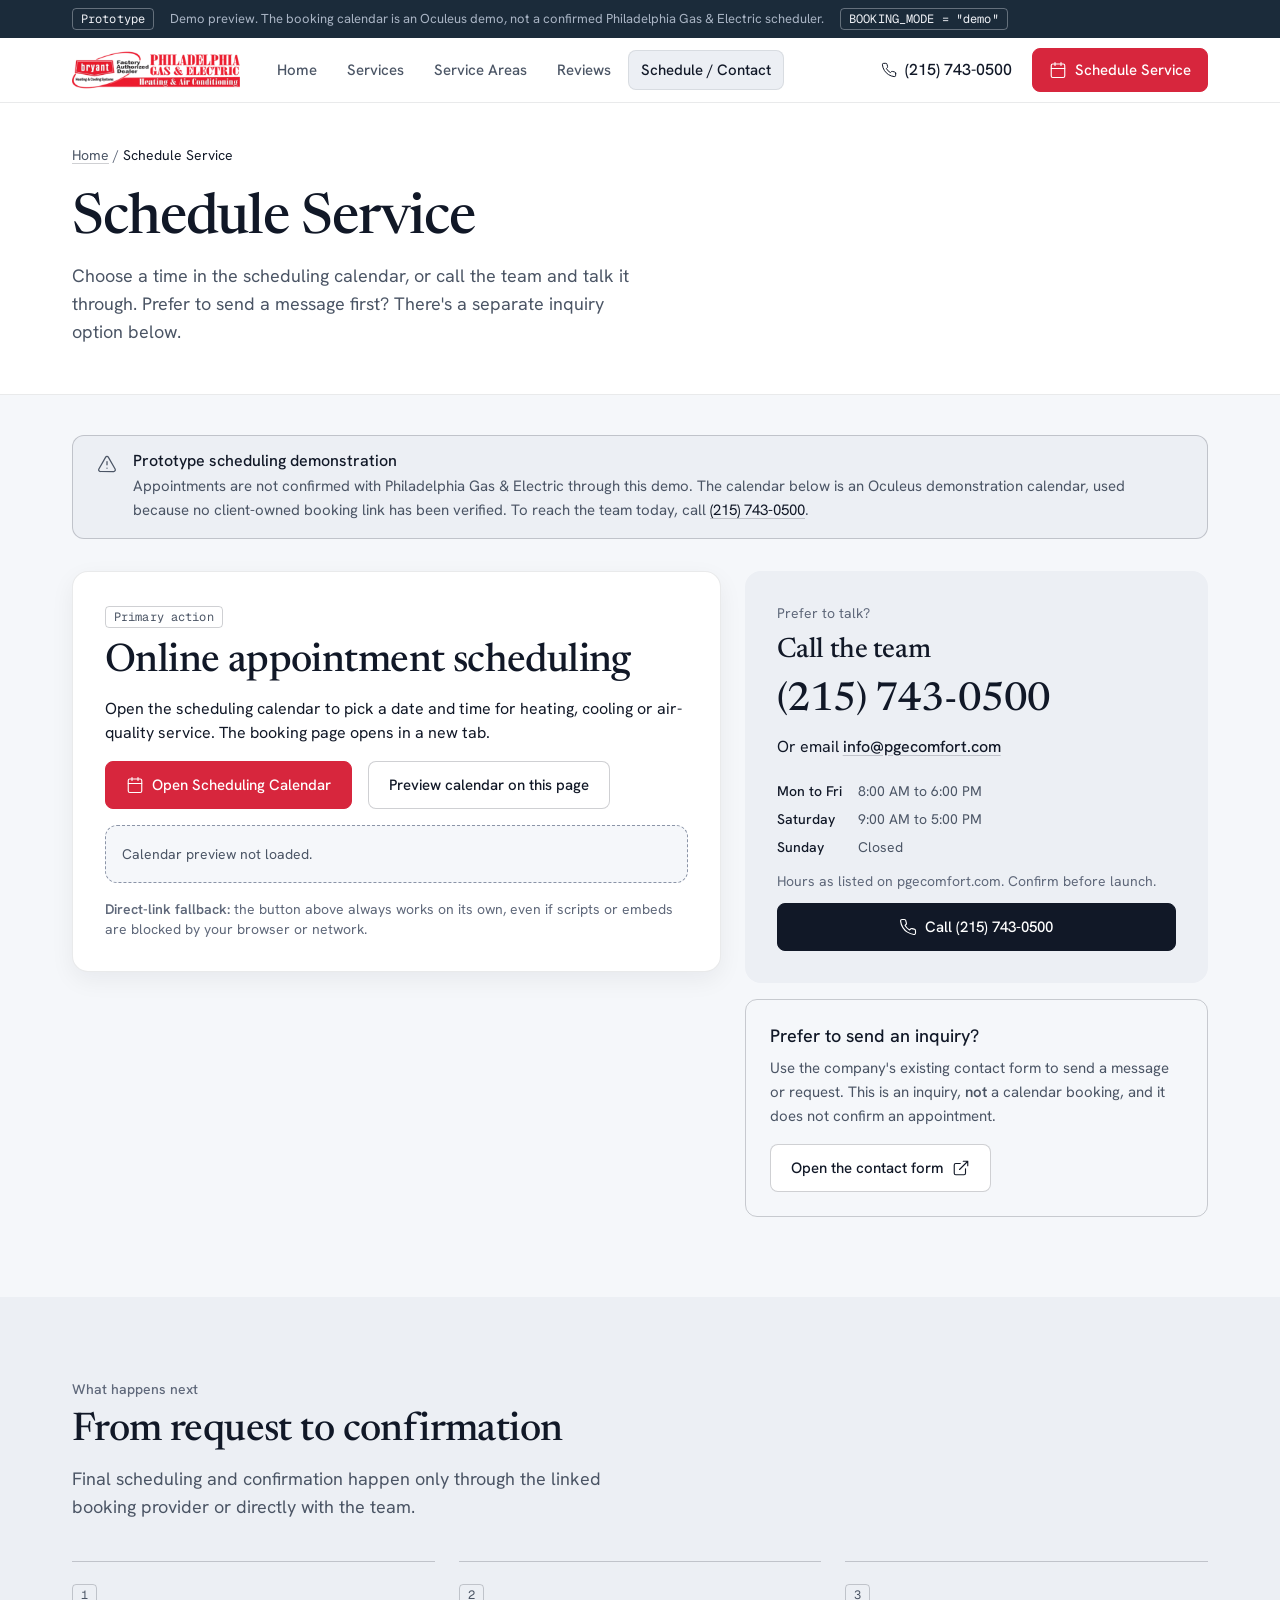
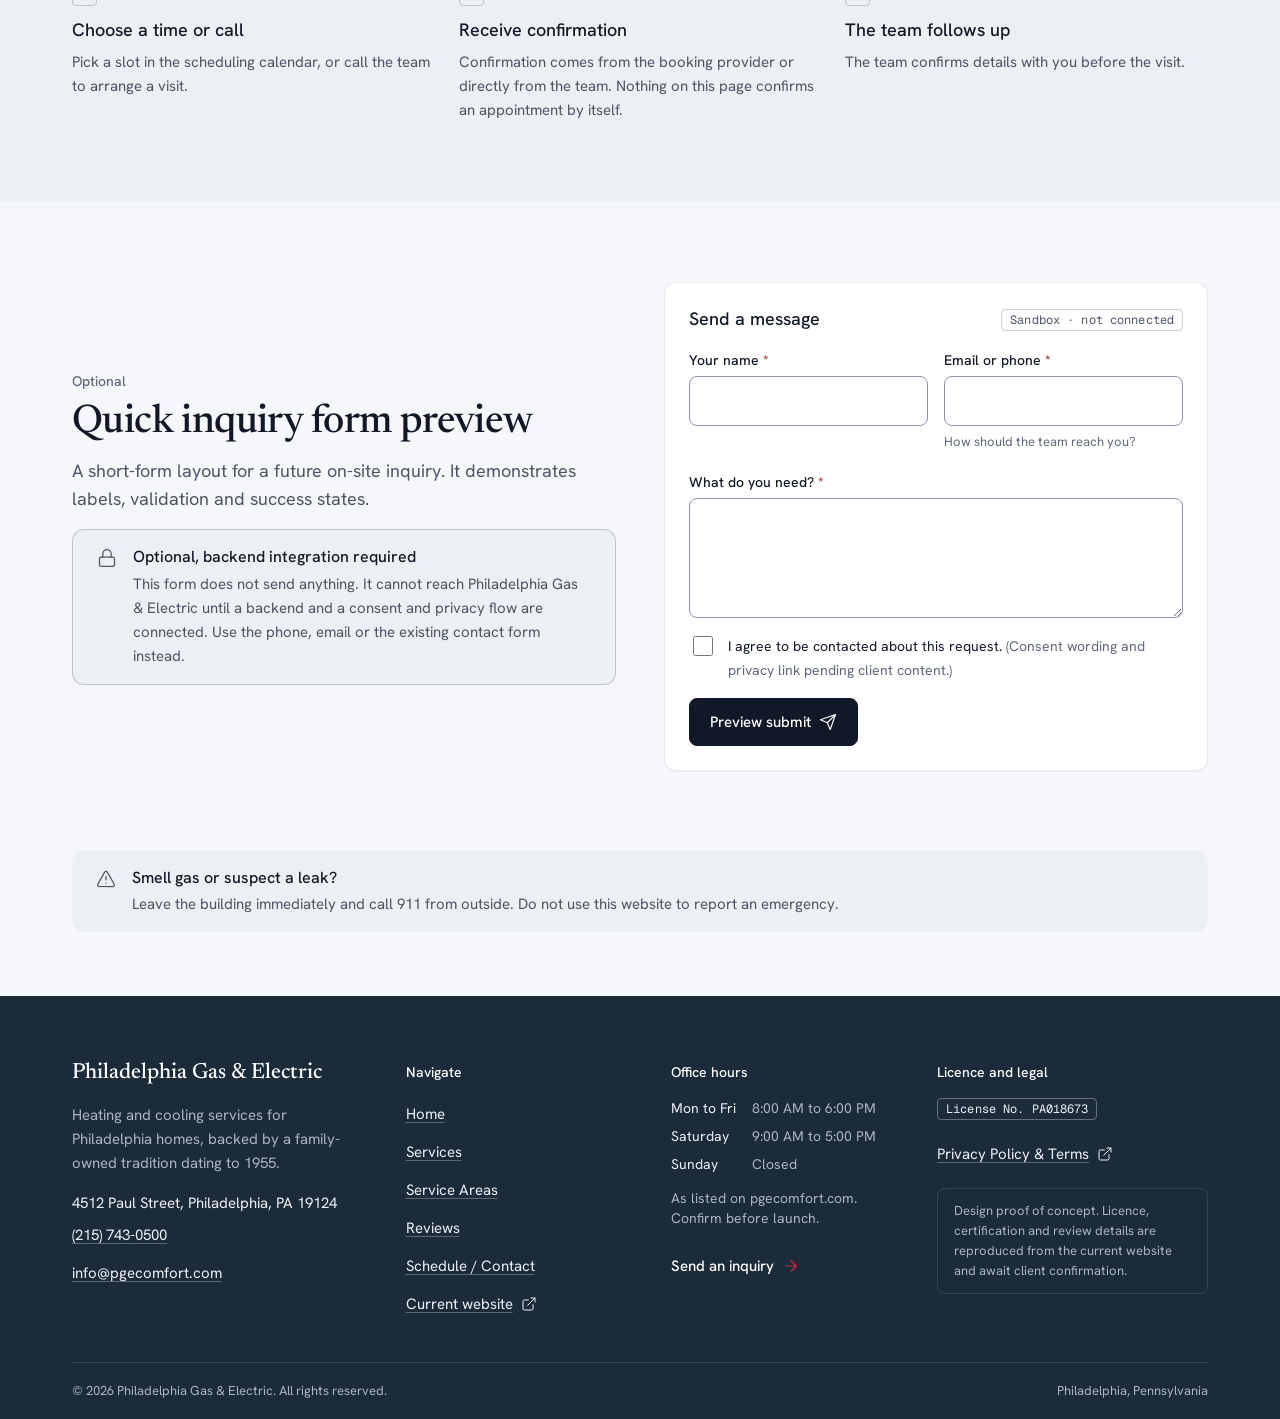
<file: schedule-service.html>
<!doctype html>
<html lang="en">
<head>
<meta charset="utf-8">
<meta name="viewport" content="width=device-width, initial-scale=1">
<title>Schedule Service | Philadelphia Gas &amp; Electric</title>
<meta name="description" content="Schedule heating or cooling service with Philadelphia Gas &amp; Electric online, call (215) 743-0500, or email info@pgecomfort.com.">
<!-- Demonstration domain: keep out of search indexes until the client approves launch. Remove for production. -->
<meta name="robots" content="noindex, nofollow">
<link rel="canonical" href="https://pgecomfort.oculeusltd.com/schedule-service">
<meta name="theme-color" content="#1b2b3a">
<meta property="og:type" content="website">
<meta property="og:title" content="Schedule Service | Philadelphia Gas &amp; Electric">
<meta property="og:description" content="Schedule heating or cooling service with Philadelphia Gas &amp; Electric online, call (215) 743-0500, or email info@pgecomfort.com.">
<meta property="og:site_name" content="Philadelphia Gas &amp; Electric">
<link rel="icon" href="data:image/svg+xml,%3Csvg xmlns='http://www.w3.org/2000/svg' viewBox='0 0 40 40'%3E%3Crect width='40' height='40' rx='8' fill='%231b2b3a'/%3E%3Cpath d='M20 8c1 4 6 6 6 12a6 6 0 0 1-12 0c0-2 1-3 2-4 0 2 1 3 2 3-1-4 0-8 2-11z' fill='%23d7263d'/%3E%3C/svg%3E">
<link rel="preload" href="assets/fonts/hanken-grotesk.woff2" as="font" type="font/woff2" crossorigin>
<link rel="preload" href="assets/fonts/newsreader.woff2" as="font" type="font/woff2" crossorigin>
<link rel="stylesheet" href="assets/css/styles.css">

<script type="application/ld+json">{"@context":"https://schema.org","@graph":[{"@type":"HVACBusiness","@id":"https://pgecomfort.com/#business","name":"Philadelphia Gas & Electric","url":"https://pgecomfort.com/","telephone":"+1-215-743-0500","email":"info@pgecomfort.com","address":{"@type":"PostalAddress","streetAddress":"4512 Paul Street","addressLocality":"Philadelphia","addressRegion":"PA","postalCode":"19124","addressCountry":"US"},"areaServed":{"@type":"City","name":"Philadelphia"}},{"@type":"WebPage","@id":"https://pgecomfort.oculeusltd.com/schedule-service#webpage","url":"https://pgecomfort.oculeusltd.com/schedule-service","name":"Schedule Service | Philadelphia Gas &amp; Electric","description":"Schedule heating or cooling service with Philadelphia Gas &amp; Electric online, call (215) 743-0500, or email info@pgecomfort.com.","about":{"@id":"https://pgecomfort.com/#business"}},{"@type":"BreadcrumbList","itemListElement":[{"@type":"ListItem","position":1,"name":"Home","item":"https://pgecomfort.oculeusltd.com/"},{"@type":"ListItem","position":2,"name":"Schedule Service","item":"https://pgecomfort.oculeusltd.com/schedule-service"}]}]}</script>
</head>
<body class="page-schedule">
<svg xmlns="http://www.w3.org/2000/svg" width="0" height="0" style="position:absolute" aria-hidden="true" focusable="false"><symbol id="i-phone" viewBox="0 0 24 24"><path d="M22 16.92v3a2 2 0 0 1-2.18 2 19.79 19.79 0 0 1-8.63-3.07 19.5 19.5 0 0 1-6-6 19.79 19.79 0 0 1-3.07-8.67A2 2 0 0 1 4.11 2h3a2 2 0 0 1 2 1.72c.13.96.36 1.9.7 2.81a2 2 0 0 1-.45 2.11L8.09 9.91a16 16 0 0 0 6 6l1.27-1.27a2 2 0 0 1 2.11-.45c.91.34 1.85.57 2.81.7A2 2 0 0 1 22 16.92z"/></symbol><symbol id="i-calendar" viewBox="0 0 24 24"><rect x="3" y="4" width="18" height="18" rx="2"/><path d="M16 2v4M8 2v4M3 10h18"/></symbol><symbol id="i-mail" viewBox="0 0 24 24"><rect x="2" y="4" width="20" height="16" rx="2"/><path d="m22 7-10 6L2 7"/></symbol><symbol id="i-arrow-right" viewBox="0 0 24 24"><path d="M5 12h14M12 5l7 7-7 7"/></symbol><symbol id="i-check" viewBox="0 0 24 24"><path d="M20 6 9 17l-5-5"/></symbol><symbol id="i-check-circle" viewBox="0 0 24 24"><circle cx="12" cy="12" r="10"/><path d="m9 12 2 2 4-4"/></symbol><symbol id="i-chevron-down" viewBox="0 0 24 24"><path d="m6 9 6 6 6-6"/></symbol><symbol id="i-menu" viewBox="0 0 24 24"><path d="M4 6h16M4 12h16M4 18h16"/></symbol><symbol id="i-x" viewBox="0 0 24 24"><path d="M18 6 6 18M6 6l12 12"/></symbol><symbol id="i-star" viewBox="0 0 24 24"><path d="m12 2 3.09 6.26L22 9.27l-5 4.87 1.18 6.88L12 17.77l-6.18 3.25L7 14.14 2 9.27l6.91-1.01z"/></symbol><symbol id="i-map-pin" viewBox="0 0 24 24"><path d="M20 10c0 6-8 12-8 12S4 16 4 10a8 8 0 0 1 16 0z"/><circle cx="12" cy="10" r="3"/></symbol><symbol id="i-shield-check" viewBox="0 0 24 24"><path d="M12 22s8-4 8-10V5l-8-3-8 3v7c0 6 8 10 8 10z"/><path d="m9 12 2 2 4-4"/></symbol><symbol id="i-award" viewBox="0 0 24 24"><circle cx="12" cy="8" r="6"/><path d="M15.48 12.89 17 22l-5-3-5 3 1.52-9.11"/></symbol><symbol id="i-flame" viewBox="0 0 24 24"><path d="M8.5 14.5A2.5 2.5 0 0 0 11 12c0-1.38-.5-2-1-3-1.07-2.14-.22-4.05 2-6 .5 2.5 2 4.9 4 6.5 2 1.6 3 3.5 3 5.5a7 7 0 1 1-14 0c0-1.15.43-2.29 1-3a2.5 2.5 0 0 0 2.5 2.5z"/></symbol><symbol id="i-snowflake" viewBox="0 0 24 24"><path d="M2 12h20M12 2v20M20 16l-4-4 4-4M4 8l4 4-4 4M16 4l-4 4-4-4M8 20l4-4 4 4"/></symbol><symbol id="i-wind" viewBox="0 0 24 24"><path d="M17.7 7.7a2.5 2.5 0 1 1 1.8 4.3H2M9.6 4.6A2 2 0 1 1 11 8H2M12.6 19.4A2 2 0 1 0 14 16H2"/></symbol><symbol id="i-droplet" viewBox="0 0 24 24"><path d="M12 22a7 7 0 0 0 7-7c0-2-1-3.9-3-5.5s-3.5-4-4-6.5c-.5 2.5-2 4.9-4 6.5C6 11.1 5 13 5 15a7 7 0 0 0 7 7z"/></symbol><symbol id="i-wrench" viewBox="0 0 24 24"><path d="M14.7 6.3a1 1 0 0 0 0 1.4l1.6 1.6a1 1 0 0 0 1.4 0l3.77-3.77a6 6 0 0 1-7.94 7.94l-6.91 6.91a2.12 2.12 0 0 1-3-3l6.91-6.91a6 6 0 0 1 7.94-7.94z"/></symbol><symbol id="i-home" viewBox="0 0 24 24"><path d="m3 9 9-7 9 7v11a2 2 0 0 1-2 2H5a2 2 0 0 1-2-2z"/><path d="M9 22V12h6v10"/></symbol><symbol id="i-clock" viewBox="0 0 24 24"><circle cx="12" cy="12" r="10"/><path d="M12 6v6l4 2"/></symbol><symbol id="i-info" viewBox="0 0 24 24"><circle cx="12" cy="12" r="10"/><path d="M12 16v-4M12 8h.01"/></symbol><symbol id="i-alert" viewBox="0 0 24 24"><path d="m21.73 18-8-14a2 2 0 0 0-3.48 0l-8 14A2 2 0 0 0 4 21h16a2 2 0 0 0 1.73-3z"/><path d="M12 9v4M12 17h.01"/></symbol><symbol id="i-external" viewBox="0 0 24 24"><path d="M15 3h6v6M10 14 21 3M18 13v6a2 2 0 0 1-2 2H5a2 2 0 0 1-2-2V8a2 2 0 0 1 2-2h6"/></symbol><symbol id="i-users" viewBox="0 0 24 24"><path d="M16 21v-2a4 4 0 0 0-4-4H6a4 4 0 0 0-4 4v2"/><circle cx="9" cy="7" r="4"/><path d="M22 21v-2a4 4 0 0 0-3-3.87M16 3.13a4 4 0 0 1 0 7.75"/></symbol><symbol id="i-thermometer" viewBox="0 0 24 24"><path d="M14 4v10.54a4 4 0 1 1-4 0V4a2 2 0 0 1 4 0z"/></symbol><symbol id="i-search" viewBox="0 0 24 24"><circle cx="11" cy="11" r="8"/><path d="m21 21-4.3-4.3"/></symbol><symbol id="i-dollar" viewBox="0 0 24 24"><path d="M12 2v20M17 5H9.5a3.5 3.5 0 0 0 0 7h5a3.5 3.5 0 0 1 0 7H6"/></symbol><symbol id="i-tag" viewBox="0 0 24 24"><path d="M12 2H2v10l9.29 9.29a1 1 0 0 0 1.41 0l8.59-8.59a1 1 0 0 0 0-1.41z"/><path d="M7 7h.01"/></symbol><symbol id="i-send" viewBox="0 0 24 24"><path d="m22 2-7 20-4-9-9-4zM22 2 11 13"/></symbol><symbol id="i-lock" viewBox="0 0 24 24"><rect x="3" y="11" width="18" height="11" rx="2"/><path d="M7 11V7a5 5 0 0 1 10 0v4"/></symbol><symbol id="i-list" viewBox="0 0 24 24"><path d="M3 5h.01M3 12h.01M3 19h.01M8 5h13M8 12h13M8 19h13"/></symbol><symbol id="i-building" viewBox="0 0 24 24"><rect x="4" y="2" width="16" height="20" rx="2"/><path d="M9 22v-4h6v4M8 6h.01M12 6h.01M16 6h.01M8 10h.01M12 10h.01M16 10h.01M8 14h.01M12 14h.01M16 14h.01"/></symbol><symbol id="i-quote" viewBox="0 0 24 24"><path d="M3 21c3 0 7-1 7-8V5c0-1.25-.76-2-2-2H4c-1.25 0-2 .75-2 2v6c0 1.25.76 2 2 2h4M15 21c3 0 7-1 7-8V5c0-1.25-.76-2-2-2h-4c-1.25 0-2 .75-2 2v6c0 1.25.76 2 2 2h4"/></symbol></svg>
<a class="skip-link" href="#main">Skip to main content</a>

<div class="demo-bar" data-demo-only role="note" aria-label="Prototype notice">
  <div class="container">
    <span class="plate">Prototype</span>
    <span>Demo preview. The booking calendar is an Oculeus demo, not a confirmed Philadelphia Gas &amp; Electric scheduler.</span>
    <span class="plate mode">BOOKING_MODE = "<span data-booking-mode-text>demo</span>"</span>
  </div>
</div>

<header class="site-header">
  <div class="container header-inner">
    <a class="brand" href="index.html" aria-label="Philadelphia Gas &amp; Electric, home">
      <img src="assets/img/pge-logo.png" width="151" height="36" alt="Philadelphia Gas &amp; Electric, Heating &amp; Air Conditioning. Bryant Factory Authorized Dealer">
    </a>

    <nav class="primary-nav" aria-label="Primary">
      <ul>
        <li><a href="index.html">Home</a></li>
        <li><a href="services.html">Services</a></li>
        <li><a href="service-areas.html">Service Areas</a></li>
        <li><a href="reviews.html">Reviews</a></li>
        <li><a href="schedule-service.html" aria-current="page">Schedule / Contact</a></li>
      </ul>
    </nav>

    <div class="header-actions">
      <a class="header-phone" href="tel:2157430500" data-phone aria-label="Call (215) 743-0500"><svg class="icon" aria-hidden="true" focusable="false"><use href="#i-phone"/></svg><span>(215) 743-0500</span></a>
      <a class="icon-btn icon-btn--call" href="tel:2157430500" data-phone aria-label="Call (215) 743-0500"><svg class="icon" aria-hidden="true" focusable="false"><use href="#i-phone"/></svg></a>
      <a class="btn header-cta btn--sm" href="https://cal.com/oculeus-ltd/us-gmt" data-booking target="_blank" rel="noopener noreferrer"><svg class="icon" aria-hidden="true" focusable="false"><use href="#i-calendar"/></svg><span>Schedule Service</span></a>
      <button class="icon-btn menu-toggle" type="button" aria-expanded="false" aria-controls="mobile-menu" aria-label="Open menu">
        <span class="icon-open"><svg class="icon" aria-hidden="true" focusable="false"><use href="#i-menu"/></svg></span><span class="icon-close"><svg class="icon" aria-hidden="true" focusable="false"><use href="#i-x"/></svg></span>
      </button>
    </div>
  </div>

  <div class="drawer" id="mobile-menu" hidden>
    <nav aria-label="Mobile">
      <ul>
        <li><a href="index.html">Home <svg class="icon" aria-hidden="true" focusable="false"><use href="#i-arrow-right"/></svg></a></li>
        <li><a href="services.html">Services <svg class="icon" aria-hidden="true" focusable="false"><use href="#i-arrow-right"/></svg></a></li>
        <li><a href="service-areas.html">Service Areas <svg class="icon" aria-hidden="true" focusable="false"><use href="#i-arrow-right"/></svg></a></li>
        <li><a href="reviews.html">Reviews <svg class="icon" aria-hidden="true" focusable="false"><use href="#i-arrow-right"/></svg></a></li>
        <li><a href="schedule-service.html" aria-current="page">Schedule / Contact <svg class="icon" aria-hidden="true" focusable="false"><use href="#i-arrow-right"/></svg></a></li>
      </ul>
    </nav>
    <div class="drawer-actions">
      <a class="btn " href="https://cal.com/oculeus-ltd/us-gmt" data-booking target="_blank" rel="noopener noreferrer"><svg class="icon" aria-hidden="true" focusable="false"><use href="#i-calendar"/></svg><span>Schedule Service</span></a>
      <a class="btn btn--ink" href="tel:2157430500" data-phone><svg class="icon" aria-hidden="true" focusable="false"><use href="#i-phone"/></svg><span>Call (215) 743-0500</span></a>
    </div>
    <p class="drawer-meta">Prefer email? <a href="mailto:info@pgecomfort.com" data-email>info@pgecomfort.com</a></p>
  </div>
</header>

<main id="main">
<section class="page-hero" aria-labelledby="page-title">
  <div class="container">
    <nav class="breadcrumb" aria-label="Breadcrumb"><a href="index.html">Home</a> / <span aria-current="page">Schedule Service</span></nav>
    <h1 id="page-title">Schedule Service</h1>
    <p class="lead" style="margin:0">Choose a time in the scheduling calendar, or call the team and talk it through. Prefer to send a message first? There's a separate inquiry option below.</p>
  </div>
</section>

<section class="section--tight" aria-label="Booking notice" style="padding-bottom:0">
  <div class="container">
    <!-- Demo disclosure (hidden automatically when BOOKING_MODE = "client") -->
    <div class="callout callout--demo" data-demo-only role="note">
      <svg class="icon" aria-hidden="true" focusable="false"><use href="#i-alert"/></svg>
      <div>
        <h2>Prototype scheduling demonstration</h2>
        <p>Appointments are not confirmed with Philadelphia Gas &amp; Electric through this demo. The calendar below is an Oculeus demonstration calendar, used because no client-owned booking link has been verified. To reach the team today, call <a href="tel:2157430500" data-phone>(215) 743-0500</a>.</p>
      </div>
    </div>
    <!-- Client-mode copy (shown only after BOOKING_MODE = "client"); replace with client-approved text -->
    <div class="callout" data-client-only hidden>
      <svg class="icon" aria-hidden="true" focusable="false"><use href="#i-info"/></svg>
      <div>
        <h2>Scheduling with Philadelphia Gas &amp; Electric</h2>
        <p>[Client-approved booking text goes here.] Your appointment is confirmed by the scheduling provider or directly by the team.</p>
      </div>
    </div>
  </div>
</section>

<section class="section" style="padding-top:var(--s8)" aria-label="Ways to schedule">
  <div class="container schedule-grid">
    <!-- PRIMARY ACTION -->
    <div class="book-card">
      <span class="plate">Primary action</span>
      <h2>Online appointment scheduling</h2>
      <p>Open the scheduling calendar to pick a date and time for heating, cooling or air-quality service. The booking page opens in a new tab.</p>
      <div class="btn-row">
        <a class="btn " href="https://cal.com/oculeus-ltd/us-gmt" data-booking target="_blank" rel="noopener noreferrer"><svg class="icon" aria-hidden="true" focusable="false"><use href="#i-calendar"/></svg><span>Open Scheduling Calendar</span></a>
        <button class="btn btn--outline" type="button" data-embed-btn aria-expanded="false" aria-controls="embed-shell" hidden>Preview calendar on this page</button>
      </div>
      <div class="embed-shell" id="embed-shell" data-embed-shell aria-live="polite" hidden>
        <p class="embed-empty">Calendar preview not loaded.</p>
      </div>
      <p class="muted small" style="margin:var(--s4) 0 0"><strong>Direct-link fallback:</strong> the button above always works on its own, even if scripts or embeds are blocked by your browser or network.</p>
      <noscript><p class="muted small">JavaScript is turned off, so the on-page preview is unavailable. Use “Open Scheduling Calendar” above.</p></noscript>
    </div>

    <!-- CONTACT -->
    <div class="grid" style="display:grid;gap:var(--s4)">
      <div class="contact-card">
        <span class="muted small">Prefer to talk?</span>
        <h2>Call the team</h2>
        <a class="big-phone" href="tel:2157430500" data-phone>(215) 743-0500</a>
        <p style="margin:0">Or email <a href="mailto:info@pgecomfort.com" data-email style="font-weight:500">info@pgecomfort.com</a></p>
        <dl class="hours" style="color:var(--text-2);margin-top:var(--s2)">
          <dt style="color:var(--text);font-weight:500">Mon to Fri</dt><dd>8:00 AM to 6:00 PM</dd>
          <dt style="color:var(--text);font-weight:500">Saturday</dt><dd>9:00 AM to 5:00 PM</dd>
          <dt style="color:var(--text);font-weight:500">Sunday</dt><dd>Closed</dd>
        </dl>
        <p class="muted small" style="margin:0">Hours as listed on pgecomfort.com. Confirm before launch.</p>
        <a class="btn btn--ink btn--block" href="tel:2157430500" data-phone><svg class="icon" aria-hidden="true" focusable="false"><use href="#i-phone"/></svg><span>Call (215) 743-0500</span></a>
      </div>

      <div class="side-card">
        <h3>Prefer to send an inquiry?</h3>
        <p>Use the company's existing contact form to send a message or request. This is an inquiry, <strong>not</strong> a calendar booking, and it does not confirm an appointment.</p>
        <a class="btn btn--outline" href="https://pgecomfort.com/contact/" data-contact target="_blank" rel="noopener noreferrer"><span>Open the contact form</span><svg class="icon" aria-hidden="true" focusable="false"><use href="#i-external"/></svg></a>
      </div>
    </div>
  </div>
</section>

<!-- ===== What happens next ===== -->
<section class="section section--raised" aria-labelledby="next-title">
  <div class="container">
    <div class="section-head">
      <span class="eyebrow">What happens next</span>
      <h2 id="next-title">From request to confirmation</h2>
      <p class="lead">Final scheduling and confirmation happen only through the linked booking provider or directly with the team.</p>
    </div>
    <ol class="steps">
      <li class="step"><span class="plate">1</span><h3>Choose a time or call</h3><p>Pick a slot in the scheduling calendar, or call the team to arrange a visit.</p></li>
      <li class="step"><span class="plate">2</span><h3>Receive confirmation</h3><p>Confirmation comes from the booking provider or directly from the team. Nothing on this page confirms an appointment by itself.</p></li>
      <li class="step"><span class="plate">3</span><h3>The team follows up</h3><p>The team confirms details with you before the visit.</p></li>
    </ol>
  </div>
</section>

<!-- ===== Optional form mockup ===== -->
<section class="section" aria-labelledby="form-title">
  <div class="container split">
    <div>
      <span class="eyebrow">Optional</span>
      <h2 id="form-title">Quick inquiry form preview</h2>
      <p class="lead">A short-form layout for a future on-site inquiry. It demonstrates labels, validation and success states.</p>
      <div class="callout callout--demo">
        <svg class="icon" aria-hidden="true" focusable="false"><use href="#i-lock"/></svg>
        <div>
          <h3>Optional, backend integration required</h3>
          <p>This form does not send anything. It cannot reach Philadelphia Gas &amp; Electric until a backend and a consent and privacy flow are connected. Use the phone, email or the existing contact form instead.</p>
        </div>
      </div>
    </div>

    <form class="form-card" data-demo-form novalidate aria-labelledby="form-title">
      <div style="display:flex;justify-content:space-between;align-items:center;gap:var(--s3);margin-bottom:var(--s4)">
        <h3 style="margin:0">Send a message</h3>
        <span class="plate">Sandbox · not connected</span>
      </div>
      <div class="form-grid form-grid--2">
        <div class="field">
          <label for="f-name">Your name <span class="req" aria-hidden="true">*</span></label>
          <input id="f-name" name="name" type="text" autocomplete="name" required aria-describedby="f-name-err">
          <span class="error" id="f-name-err" role="alert"></span>
        </div>
        <div class="field">
          <label for="f-contact">Email or phone <span class="req" aria-hidden="true">*</span></label>
          <input id="f-contact" name="contact" type="text" autocomplete="email" required aria-describedby="f-contact-hint f-contact-err">
          <span class="hint" id="f-contact-hint">How should the team reach you?</span>
          <span class="error" id="f-contact-err" role="alert"></span>
        </div>
        <div class="field span-2">
          <label for="f-request">What do you need? <span class="req" aria-hidden="true">*</span></label>
          <textarea id="f-request" name="request" required aria-describedby="f-request-err"></textarea>
          <span class="error" id="f-request-err" role="alert"></span>
        </div>
        <div class="field span-2">
          <div class="check-field">
            <input id="f-consent" name="consent" type="checkbox" required aria-describedby="f-consent-err">
            <label for="f-consent">I agree to be contacted about this request. <span class="muted">(Consent wording and privacy link pending client content.)</span></label>
          </div>
          <span class="error" id="f-consent-err" role="alert"></span>
        </div>
      </div>
      <div class="btn-row" style="margin-top:var(--s4)">
        <button class="btn btn--ink" type="submit"><span>Preview submit</span><svg class="icon" aria-hidden="true" focusable="false"><use href="#i-send"/></svg></button>
      </div>
      <div class="form-status" data-form-status role="status" aria-live="polite"></div>
    </form>
  </div>
</section>

<section class="section--tight" style="padding-top:0;padding-bottom:var(--s16)">
  <div class="container">
    <div class="callout">
      <svg class="icon" aria-hidden="true" focusable="false"><use href="#i-alert"/></svg>
      <div>
        <h3>Smell gas or suspect a leak?</h3>
        <p>Leave the building immediately and call 911 from outside. Do not use this website to report an emergency.</p>
      </div>
    </div>
  </div>
</section>

</main>
<footer class="site-footer on-anchor">
  <div class="container">
    <div class="footer-grid">
      <div>
        <span class="footer-mark">Philadelphia Gas &amp; Electric</span>
        <p>Heating and cooling services for Philadelphia homes, backed by a family-owned tradition dating to 1955.</p>
        <address class="footer-list">
          <span style="color:var(--anchor-text)">4512 Paul Street, Philadelphia, PA 19124</span>
          <a href="tel:2157430500" data-phone>(215) 743-0500</a>
          <a href="mailto:info@pgecomfort.com" data-email>info@pgecomfort.com</a>
        </address>
      </div>

      <div>
        <span class="footer-title">Navigate</span>
        <ul class="footer-list">
          <li><a href="index.html">Home</a></li>
          <li><a href="services.html">Services</a></li>
          <li><a href="service-areas.html">Service Areas</a></li>
          <li><a href="reviews.html">Reviews</a></li>
          <li><a href="schedule-service.html">Schedule / Contact</a></li>
          <li><a href="https://pgecomfort.com/" rel="noopener noreferrer" target="_blank">Current website <svg class="icon" aria-hidden="true" focusable="false"><use href="#i-external"/></svg></a></li>
        </ul>
      </div>

      <div>
        <span class="footer-title">Office hours</span>
        <dl class="hours">
          <dt>Mon to Fri</dt><dd>8:00 AM to 6:00 PM</dd>
          <dt>Saturday</dt><dd>9:00 AM to 5:00 PM</dd>
          <dt>Sunday</dt><dd>Closed</dd>
        </dl>
        <p class="small" style="margin-top:var(--s3)">As listed on pgecomfort.com. Confirm before launch.</p>
        <a class="link" style="color:#fff" href="https://pgecomfort.com/contact/" data-contact target="_blank" rel="noopener noreferrer">Send an inquiry <svg class="icon" aria-hidden="true" focusable="false"><use href="#i-arrow-right"/></svg></a>
      </div>

      <div>
        <span class="footer-title">Licence and legal</span>
        <p><span class="plate">License No. PA018673</span></p>
        <ul class="footer-list">
          <li><a href="https://pgecomfort.com/privacy-policy/" target="_blank" rel="noopener noreferrer">Privacy Policy &amp; Terms <svg class="icon" aria-hidden="true" focusable="false"><use href="#i-external"/></svg></a></li>
        </ul>
        <div class="footer-note" data-demo-only>
          Design proof of concept. Licence, certification and review details are reproduced from the current website and await client confirmation.
        </div>
      </div>
    </div>

    <div class="footer-bottom">
      <span>© 2026 Philadelphia Gas &amp; Electric. All rights reserved.</span>
      <span>Philadelphia, Pennsylvania</span>
    </div>
  </div>
</footer>

<div class="dock" role="region" aria-label="Quick actions">
  <a class="btn btn--ink" href="tel:2157430500" data-phone><svg class="icon" aria-hidden="true" focusable="false"><use href="#i-phone"/></svg><span>Call now</span></a>
  <a class="btn " href="https://cal.com/oculeus-ltd/us-gmt" data-booking target="_blank" rel="noopener noreferrer"><svg class="icon" aria-hidden="true" focusable="false"><use href="#i-calendar"/></svg><span>Schedule Service</span></a>
</div>

<script src="assets/js/config.js"></script>
<script src="assets/js/main.js" defer></script>
</body>
</html>
</file>
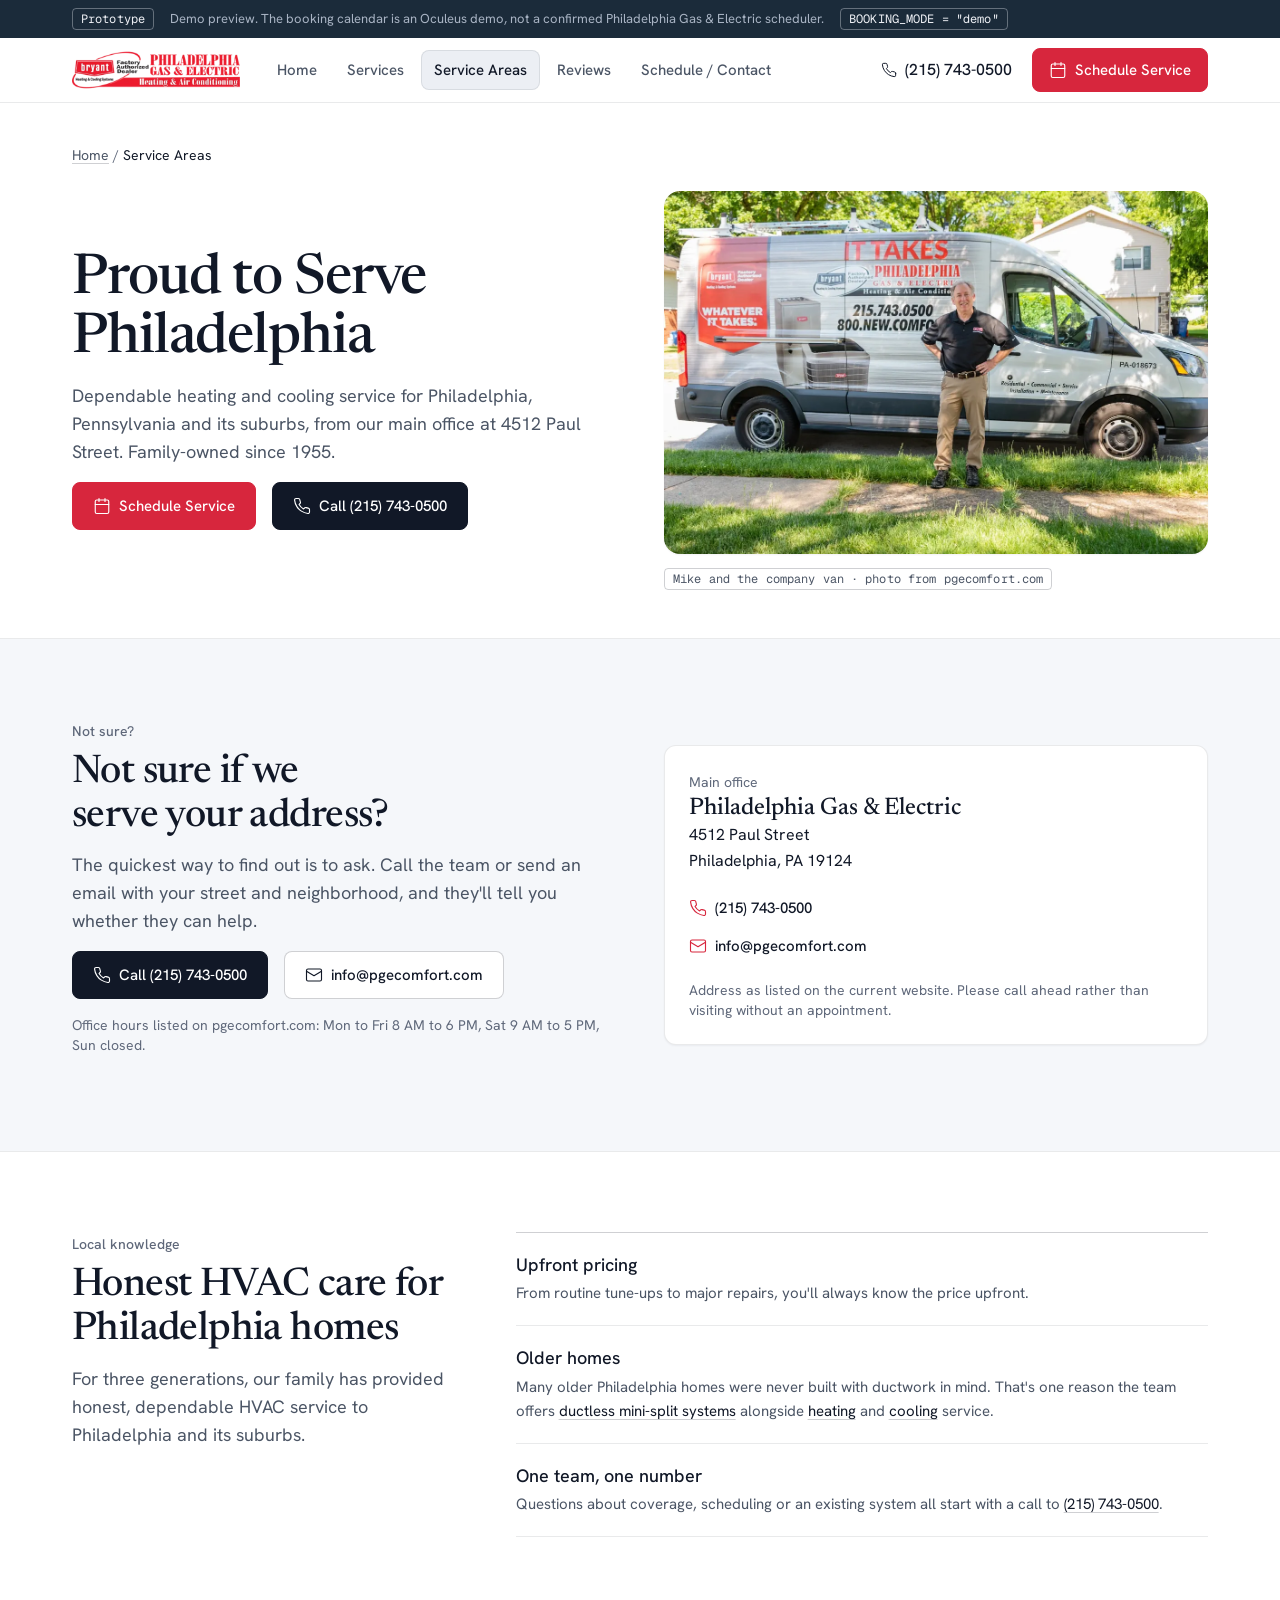
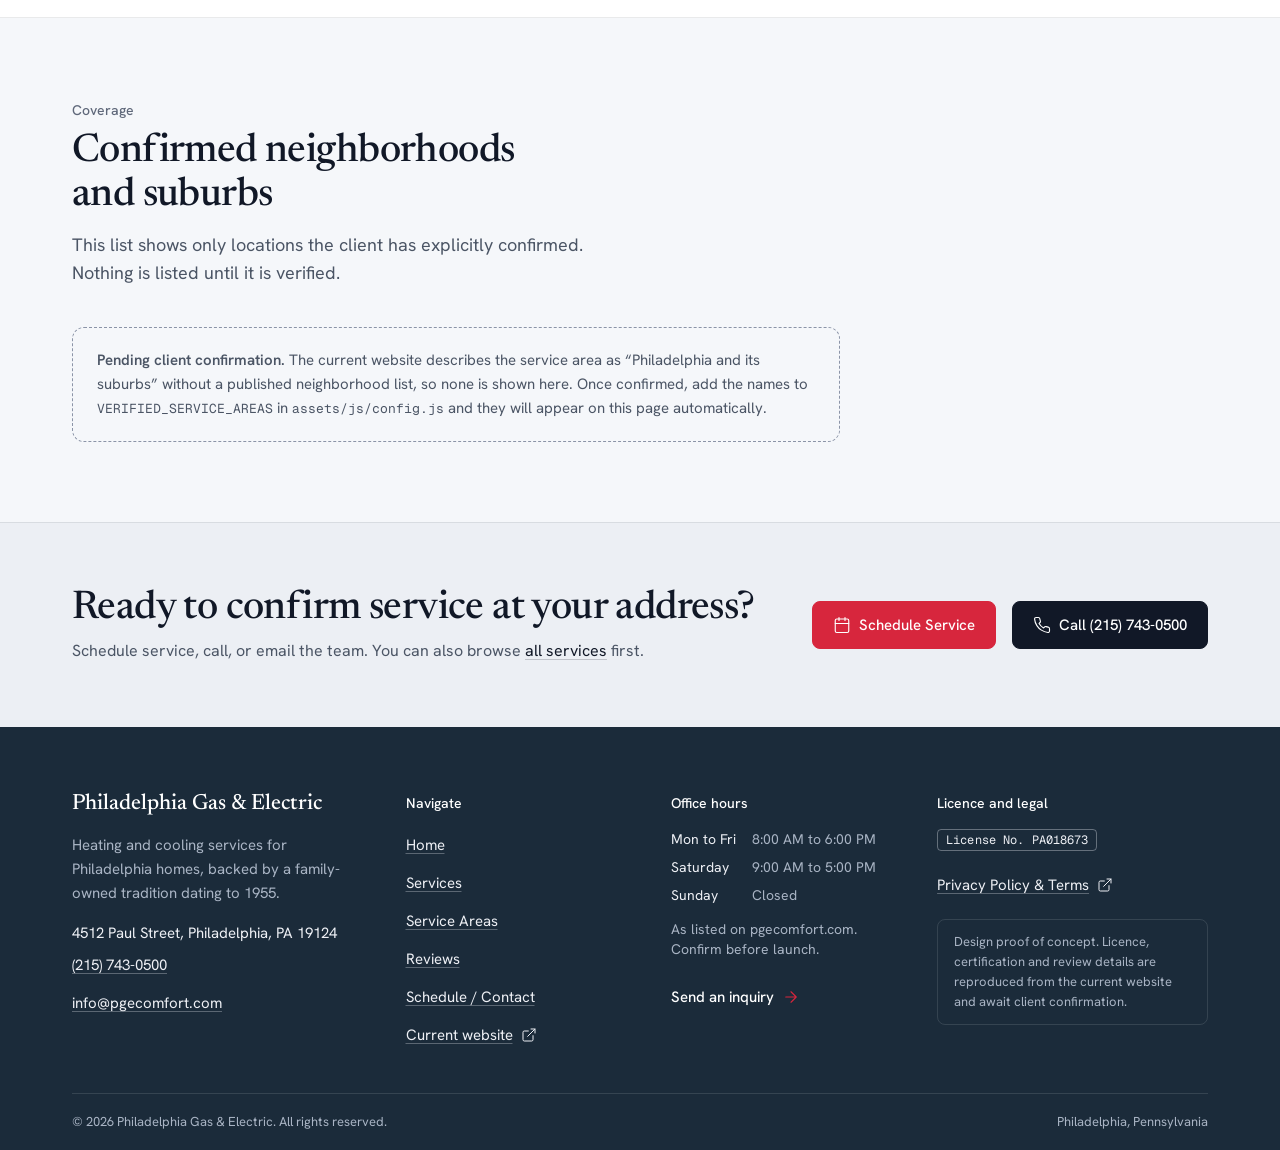
<file: service-areas.html>
<!doctype html>
<html lang="en">
<head>
<meta charset="utf-8">
<meta name="viewport" content="width=device-width, initial-scale=1">
<title>HVAC Service Areas | Philadelphia, PA | Philadelphia Gas &amp; Electric</title>
<meta name="description" content="Philadelphia Gas &amp; Electric serves Philadelphia, Pennsylvania and its suburbs from its main office at 4512 Paul Street. Not sure if we serve your address? Call (215) 743-0500.">
<!-- Demonstration domain: keep out of search indexes until the client approves launch. Remove for production. -->
<meta name="robots" content="noindex, nofollow">
<link rel="canonical" href="https://pgecomfort.oculeusltd.com/service-areas">
<meta name="theme-color" content="#1b2b3a">
<meta property="og:type" content="website">
<meta property="og:title" content="HVAC Service Areas | Philadelphia, PA | Philadelphia Gas &amp; Electric">
<meta property="og:description" content="Philadelphia Gas &amp; Electric serves Philadelphia, Pennsylvania and its suburbs from its main office at 4512 Paul Street. Not sure if we serve your address? Call (215) 743-0500.">
<meta property="og:site_name" content="Philadelphia Gas &amp; Electric">
<link rel="icon" href="data:image/svg+xml,%3Csvg xmlns='http://www.w3.org/2000/svg' viewBox='0 0 40 40'%3E%3Crect width='40' height='40' rx='8' fill='%231b2b3a'/%3E%3Cpath d='M20 8c1 4 6 6 6 12a6 6 0 0 1-12 0c0-2 1-3 2-4 0 2 1 3 2 3-1-4 0-8 2-11z' fill='%23d7263d'/%3E%3C/svg%3E">
<link rel="preload" href="assets/fonts/hanken-grotesk.woff2" as="font" type="font/woff2" crossorigin>
<link rel="preload" href="assets/fonts/newsreader.woff2" as="font" type="font/woff2" crossorigin>
<link rel="stylesheet" href="assets/css/styles.css">

<script type="application/ld+json">{"@context":"https://schema.org","@graph":[{"@type":"HVACBusiness","@id":"https://pgecomfort.com/#business","name":"Philadelphia Gas & Electric","url":"https://pgecomfort.com/","telephone":"+1-215-743-0500","email":"info@pgecomfort.com","address":{"@type":"PostalAddress","streetAddress":"4512 Paul Street","addressLocality":"Philadelphia","addressRegion":"PA","postalCode":"19124","addressCountry":"US"},"areaServed":{"@type":"City","name":"Philadelphia"}},{"@type":"WebPage","@id":"https://pgecomfort.oculeusltd.com/service-areas#webpage","url":"https://pgecomfort.oculeusltd.com/service-areas","name":"HVAC Service Areas | Philadelphia, PA | Philadelphia Gas &amp; Electric","description":"Philadelphia Gas &amp; Electric serves Philadelphia, Pennsylvania and its suburbs from its main office at 4512 Paul Street. Not sure if we serve your address? Call (215) 743-0500.","about":{"@id":"https://pgecomfort.com/#business"}},{"@type":"BreadcrumbList","itemListElement":[{"@type":"ListItem","position":1,"name":"Home","item":"https://pgecomfort.oculeusltd.com/"},{"@type":"ListItem","position":2,"name":"Service Areas","item":"https://pgecomfort.oculeusltd.com/service-areas"}]}]}</script>
</head>
<body class="page-service-areas">
<svg xmlns="http://www.w3.org/2000/svg" width="0" height="0" style="position:absolute" aria-hidden="true" focusable="false"><symbol id="i-phone" viewBox="0 0 24 24"><path d="M22 16.92v3a2 2 0 0 1-2.18 2 19.79 19.79 0 0 1-8.63-3.07 19.5 19.5 0 0 1-6-6 19.79 19.79 0 0 1-3.07-8.67A2 2 0 0 1 4.11 2h3a2 2 0 0 1 2 1.72c.13.96.36 1.9.7 2.81a2 2 0 0 1-.45 2.11L8.09 9.91a16 16 0 0 0 6 6l1.27-1.27a2 2 0 0 1 2.11-.45c.91.34 1.85.57 2.81.7A2 2 0 0 1 22 16.92z"/></symbol><symbol id="i-calendar" viewBox="0 0 24 24"><rect x="3" y="4" width="18" height="18" rx="2"/><path d="M16 2v4M8 2v4M3 10h18"/></symbol><symbol id="i-mail" viewBox="0 0 24 24"><rect x="2" y="4" width="20" height="16" rx="2"/><path d="m22 7-10 6L2 7"/></symbol><symbol id="i-arrow-right" viewBox="0 0 24 24"><path d="M5 12h14M12 5l7 7-7 7"/></symbol><symbol id="i-check" viewBox="0 0 24 24"><path d="M20 6 9 17l-5-5"/></symbol><symbol id="i-check-circle" viewBox="0 0 24 24"><circle cx="12" cy="12" r="10"/><path d="m9 12 2 2 4-4"/></symbol><symbol id="i-chevron-down" viewBox="0 0 24 24"><path d="m6 9 6 6 6-6"/></symbol><symbol id="i-menu" viewBox="0 0 24 24"><path d="M4 6h16M4 12h16M4 18h16"/></symbol><symbol id="i-x" viewBox="0 0 24 24"><path d="M18 6 6 18M6 6l12 12"/></symbol><symbol id="i-star" viewBox="0 0 24 24"><path d="m12 2 3.09 6.26L22 9.27l-5 4.87 1.18 6.88L12 17.77l-6.18 3.25L7 14.14 2 9.27l6.91-1.01z"/></symbol><symbol id="i-map-pin" viewBox="0 0 24 24"><path d="M20 10c0 6-8 12-8 12S4 16 4 10a8 8 0 0 1 16 0z"/><circle cx="12" cy="10" r="3"/></symbol><symbol id="i-shield-check" viewBox="0 0 24 24"><path d="M12 22s8-4 8-10V5l-8-3-8 3v7c0 6 8 10 8 10z"/><path d="m9 12 2 2 4-4"/></symbol><symbol id="i-award" viewBox="0 0 24 24"><circle cx="12" cy="8" r="6"/><path d="M15.48 12.89 17 22l-5-3-5 3 1.52-9.11"/></symbol><symbol id="i-flame" viewBox="0 0 24 24"><path d="M8.5 14.5A2.5 2.5 0 0 0 11 12c0-1.38-.5-2-1-3-1.07-2.14-.22-4.05 2-6 .5 2.5 2 4.9 4 6.5 2 1.6 3 3.5 3 5.5a7 7 0 1 1-14 0c0-1.15.43-2.29 1-3a2.5 2.5 0 0 0 2.5 2.5z"/></symbol><symbol id="i-snowflake" viewBox="0 0 24 24"><path d="M2 12h20M12 2v20M20 16l-4-4 4-4M4 8l4 4-4 4M16 4l-4 4-4-4M8 20l4-4 4 4"/></symbol><symbol id="i-wind" viewBox="0 0 24 24"><path d="M17.7 7.7a2.5 2.5 0 1 1 1.8 4.3H2M9.6 4.6A2 2 0 1 1 11 8H2M12.6 19.4A2 2 0 1 0 14 16H2"/></symbol><symbol id="i-droplet" viewBox="0 0 24 24"><path d="M12 22a7 7 0 0 0 7-7c0-2-1-3.9-3-5.5s-3.5-4-4-6.5c-.5 2.5-2 4.9-4 6.5C6 11.1 5 13 5 15a7 7 0 0 0 7 7z"/></symbol><symbol id="i-wrench" viewBox="0 0 24 24"><path d="M14.7 6.3a1 1 0 0 0 0 1.4l1.6 1.6a1 1 0 0 0 1.4 0l3.77-3.77a6 6 0 0 1-7.94 7.94l-6.91 6.91a2.12 2.12 0 0 1-3-3l6.91-6.91a6 6 0 0 1 7.94-7.94z"/></symbol><symbol id="i-home" viewBox="0 0 24 24"><path d="m3 9 9-7 9 7v11a2 2 0 0 1-2 2H5a2 2 0 0 1-2-2z"/><path d="M9 22V12h6v10"/></symbol><symbol id="i-clock" viewBox="0 0 24 24"><circle cx="12" cy="12" r="10"/><path d="M12 6v6l4 2"/></symbol><symbol id="i-info" viewBox="0 0 24 24"><circle cx="12" cy="12" r="10"/><path d="M12 16v-4M12 8h.01"/></symbol><symbol id="i-alert" viewBox="0 0 24 24"><path d="m21.73 18-8-14a2 2 0 0 0-3.48 0l-8 14A2 2 0 0 0 4 21h16a2 2 0 0 0 1.73-3z"/><path d="M12 9v4M12 17h.01"/></symbol><symbol id="i-external" viewBox="0 0 24 24"><path d="M15 3h6v6M10 14 21 3M18 13v6a2 2 0 0 1-2 2H5a2 2 0 0 1-2-2V8a2 2 0 0 1 2-2h6"/></symbol><symbol id="i-users" viewBox="0 0 24 24"><path d="M16 21v-2a4 4 0 0 0-4-4H6a4 4 0 0 0-4 4v2"/><circle cx="9" cy="7" r="4"/><path d="M22 21v-2a4 4 0 0 0-3-3.87M16 3.13a4 4 0 0 1 0 7.75"/></symbol><symbol id="i-thermometer" viewBox="0 0 24 24"><path d="M14 4v10.54a4 4 0 1 1-4 0V4a2 2 0 0 1 4 0z"/></symbol><symbol id="i-search" viewBox="0 0 24 24"><circle cx="11" cy="11" r="8"/><path d="m21 21-4.3-4.3"/></symbol><symbol id="i-dollar" viewBox="0 0 24 24"><path d="M12 2v20M17 5H9.5a3.5 3.5 0 0 0 0 7h5a3.5 3.5 0 0 1 0 7H6"/></symbol><symbol id="i-tag" viewBox="0 0 24 24"><path d="M12 2H2v10l9.29 9.29a1 1 0 0 0 1.41 0l8.59-8.59a1 1 0 0 0 0-1.41z"/><path d="M7 7h.01"/></symbol><symbol id="i-send" viewBox="0 0 24 24"><path d="m22 2-7 20-4-9-9-4zM22 2 11 13"/></symbol><symbol id="i-lock" viewBox="0 0 24 24"><rect x="3" y="11" width="18" height="11" rx="2"/><path d="M7 11V7a5 5 0 0 1 10 0v4"/></symbol><symbol id="i-list" viewBox="0 0 24 24"><path d="M3 5h.01M3 12h.01M3 19h.01M8 5h13M8 12h13M8 19h13"/></symbol><symbol id="i-building" viewBox="0 0 24 24"><rect x="4" y="2" width="16" height="20" rx="2"/><path d="M9 22v-4h6v4M8 6h.01M12 6h.01M16 6h.01M8 10h.01M12 10h.01M16 10h.01M8 14h.01M12 14h.01M16 14h.01"/></symbol><symbol id="i-quote" viewBox="0 0 24 24"><path d="M3 21c3 0 7-1 7-8V5c0-1.25-.76-2-2-2H4c-1.25 0-2 .75-2 2v6c0 1.25.76 2 2 2h4M15 21c3 0 7-1 7-8V5c0-1.25-.76-2-2-2h-4c-1.25 0-2 .75-2 2v6c0 1.25.76 2 2 2h4"/></symbol></svg>
<a class="skip-link" href="#main">Skip to main content</a>

<div class="demo-bar" data-demo-only role="note" aria-label="Prototype notice">
  <div class="container">
    <span class="plate">Prototype</span>
    <span>Demo preview. The booking calendar is an Oculeus demo, not a confirmed Philadelphia Gas &amp; Electric scheduler.</span>
    <span class="plate mode">BOOKING_MODE = "<span data-booking-mode-text>demo</span>"</span>
  </div>
</div>

<header class="site-header">
  <div class="container header-inner">
    <a class="brand" href="index.html" aria-label="Philadelphia Gas &amp; Electric, home">
      <img src="assets/img/pge-logo.png" width="151" height="36" alt="Philadelphia Gas &amp; Electric, Heating &amp; Air Conditioning. Bryant Factory Authorized Dealer">
    </a>

    <nav class="primary-nav" aria-label="Primary">
      <ul>
        <li><a href="index.html">Home</a></li>
        <li><a href="services.html">Services</a></li>
        <li><a href="service-areas.html" aria-current="page">Service Areas</a></li>
        <li><a href="reviews.html">Reviews</a></li>
        <li><a href="schedule-service.html">Schedule / Contact</a></li>
      </ul>
    </nav>

    <div class="header-actions">
      <a class="header-phone" href="tel:2157430500" data-phone aria-label="Call (215) 743-0500"><svg class="icon" aria-hidden="true" focusable="false"><use href="#i-phone"/></svg><span>(215) 743-0500</span></a>
      <a class="icon-btn icon-btn--call" href="tel:2157430500" data-phone aria-label="Call (215) 743-0500"><svg class="icon" aria-hidden="true" focusable="false"><use href="#i-phone"/></svg></a>
      <a class="btn header-cta btn--sm" href="https://cal.com/oculeus-ltd/us-gmt" data-booking target="_blank" rel="noopener noreferrer"><svg class="icon" aria-hidden="true" focusable="false"><use href="#i-calendar"/></svg><span>Schedule Service</span></a>
      <button class="icon-btn menu-toggle" type="button" aria-expanded="false" aria-controls="mobile-menu" aria-label="Open menu">
        <span class="icon-open"><svg class="icon" aria-hidden="true" focusable="false"><use href="#i-menu"/></svg></span><span class="icon-close"><svg class="icon" aria-hidden="true" focusable="false"><use href="#i-x"/></svg></span>
      </button>
    </div>
  </div>

  <div class="drawer" id="mobile-menu" hidden>
    <nav aria-label="Mobile">
      <ul>
        <li><a href="index.html">Home <svg class="icon" aria-hidden="true" focusable="false"><use href="#i-arrow-right"/></svg></a></li>
        <li><a href="services.html">Services <svg class="icon" aria-hidden="true" focusable="false"><use href="#i-arrow-right"/></svg></a></li>
        <li><a href="service-areas.html" aria-current="page">Service Areas <svg class="icon" aria-hidden="true" focusable="false"><use href="#i-arrow-right"/></svg></a></li>
        <li><a href="reviews.html">Reviews <svg class="icon" aria-hidden="true" focusable="false"><use href="#i-arrow-right"/></svg></a></li>
        <li><a href="schedule-service.html">Schedule / Contact <svg class="icon" aria-hidden="true" focusable="false"><use href="#i-arrow-right"/></svg></a></li>
      </ul>
    </nav>
    <div class="drawer-actions">
      <a class="btn " href="https://cal.com/oculeus-ltd/us-gmt" data-booking target="_blank" rel="noopener noreferrer"><svg class="icon" aria-hidden="true" focusable="false"><use href="#i-calendar"/></svg><span>Schedule Service</span></a>
      <a class="btn btn--ink" href="tel:2157430500" data-phone><svg class="icon" aria-hidden="true" focusable="false"><use href="#i-phone"/></svg><span>Call (215) 743-0500</span></a>
    </div>
    <p class="drawer-meta">Prefer email? <a href="mailto:info@pgecomfort.com" data-email>info@pgecomfort.com</a></p>
  </div>
</header>

<main id="main">
<section class="page-hero" aria-labelledby="page-title">
  <div class="container">
    <nav class="breadcrumb" aria-label="Breadcrumb"><a href="index.html">Home</a> / <span aria-current="page">Service Areas</span></nav>
    <div class="page-hero-grid page-hero-grid--photo">
      <div>
        <h1 id="page-title">Proud to Serve Philadelphia</h1>
        <p class="lead">Dependable heating and cooling service for Philadelphia, Pennsylvania and its suburbs, from our main office at 4512 Paul Street. Family-owned since 1955.</p>
        <div class="btn-row">
          <a class="btn " href="https://cal.com/oculeus-ltd/us-gmt" data-booking target="_blank" rel="noopener noreferrer"><svg class="icon" aria-hidden="true" focusable="false"><use href="#i-calendar"/></svg><span>Schedule Service</span></a>
          <a class="btn btn--ink" href="tel:2157430500" data-phone><svg class="icon" aria-hidden="true" focusable="false"><use href="#i-phone"/></svg><span>Call (215) 743-0500</span></a>
        </div>
      </div>
      <figure class="photo">
        <div class="photo-frame" style="aspect-ratio:3/2"><img src="assets/img/van-owner.webp" width="1200" height="801" alt="Owner Mike standing in front of the company van on a residential street" fetchpriority="high"></div>
        <figcaption><span class="plate">Mike and the company van · photo from pgecomfort.com</span></figcaption>
      </figure>
    </div>
  </div>
</section>

<!-- ===== Check your address ===== -->
<section class="section" aria-labelledby="check-title">
  <div class="container split">
    <div>
      <span class="eyebrow">Not sure?</span>
      <h2 id="check-title">Not sure if we serve your address?</h2>
      <p class="lead">The quickest way to find out is to ask. Call the team or send an email with your street and neighborhood, and they'll tell you whether they can help.</p>
      <div class="btn-row">
        <a class="btn btn--ink" href="tel:2157430500" data-phone><svg class="icon" aria-hidden="true" focusable="false"><use href="#i-phone"/></svg><span>Call (215) 743-0500</span></a>
        <a class="btn btn--outline" href="mailto:info@pgecomfort.com" data-email><svg class="icon" aria-hidden="true" focusable="false"><use href="#i-mail"/></svg><span>info@pgecomfort.com</span></a>
      </div>
      <p class="muted small" style="margin-top:var(--s4)">Office hours listed on pgecomfort.com: Mon to Fri 8 AM to 6 PM, Sat 9 AM to 5 PM, Sun closed.</p>
    </div>

    <div class="office">
      <span class="muted small">Main office</span>
      <address>
        <span class="name">Philadelphia Gas &amp; Electric</span><br>
        4512 Paul Street<br>
        Philadelphia, PA 19124
      </address>
      <ul class="footer-list" style="color:var(--text)">
        <li><a class="link" href="tel:2157430500" data-phone><svg class="icon" aria-hidden="true" focusable="false"><use href="#i-phone"/></svg> (215) 743-0500</a></li>
        <li><a class="link" href="mailto:info@pgecomfort.com" data-email><svg class="icon" aria-hidden="true" focusable="false"><use href="#i-mail"/></svg> info@pgecomfort.com</a></li>
      </ul>
      <p class="muted small" style="margin:var(--s4) 0 0">Address as listed on the current website. Please call ahead rather than visiting without an appointment.</p>
    </div>
  </div>
</section>

<!-- ===== Context ===== -->
<section class="section section--surface" aria-labelledby="ctx-title">
  <div class="container svc-layout">
    <div class="sticky">
      <span class="eyebrow">Local knowledge</span>
      <h2 id="ctx-title">Honest HVAC care for Philadelphia homes</h2>
      <p class="lead">For three generations, our family has provided honest, dependable HVAC service to Philadelphia and its suburbs.</p>
    </div>
    <div class="facts">
      <div class="fact"><h3>Upfront pricing</h3><p>From routine tune-ups to major repairs, you'll always know the price upfront.</p></div>
      <div class="fact"><h3>Older homes</h3><p>Many older Philadelphia homes were never built with ductwork in mind. That's one reason the team offers <a href="services.html#mini-splits">ductless mini-split systems</a> alongside <a href="services.html#heating">heating</a> and <a href="services.html#cooling">cooling</a> service.</p></div>
      <div class="fact"><h3>One team, one number</h3><p>Questions about coverage, scheduling or an existing system all start with a call to <a href="tel:2157430500" data-phone>(215) 743-0500</a>.</p></div>
    </div>
  </div>
</section>

<!-- ===== Verified areas (data driven) ===== -->
<section class="section" aria-labelledby="areas-title">
  <div class="container">
    <div class="section-head">
      <span class="eyebrow">Coverage</span>
      <h2 id="areas-title">Confirmed neighborhoods and suburbs</h2>
      <p class="lead">This list shows only locations the client has explicitly confirmed. Nothing is listed until it is verified.</p>
    </div>
    <ul class="area-list" data-area-list hidden></ul>
    <div class="placeholder-box" data-area-empty>
      <strong>Pending client confirmation.</strong> The current website describes the service area as “Philadelphia and its suburbs” without a published neighborhood list, so none is shown here. Once confirmed, add the names to <code>VERIFIED_SERVICE_AREAS</code> in <code>assets/js/config.js</code> and they will appear on this page automatically.
    </div>
  </div>
</section>

<section class="cta-band" aria-labelledby="cta-title">
  <div class="container cta-grid">
    <div>
      <h2 id="cta-title">Ready to confirm service at your address?</h2>
      <p>Schedule service, call, or email the team. You can also browse <a href="services.html">all services</a> first.</p>
    </div>
    <div class="btn-row">
      <a class="btn " href="https://cal.com/oculeus-ltd/us-gmt" data-booking target="_blank" rel="noopener noreferrer"><svg class="icon" aria-hidden="true" focusable="false"><use href="#i-calendar"/></svg><span>Schedule Service</span></a>
      <a class="btn btn--ink" href="tel:2157430500" data-phone><svg class="icon" aria-hidden="true" focusable="false"><use href="#i-phone"/></svg><span>Call (215) 743-0500</span></a>
    </div>
  </div>
</section>

</main>
<footer class="site-footer on-anchor">
  <div class="container">
    <div class="footer-grid">
      <div>
        <span class="footer-mark">Philadelphia Gas &amp; Electric</span>
        <p>Heating and cooling services for Philadelphia homes, backed by a family-owned tradition dating to 1955.</p>
        <address class="footer-list">
          <span style="color:var(--anchor-text)">4512 Paul Street, Philadelphia, PA 19124</span>
          <a href="tel:2157430500" data-phone>(215) 743-0500</a>
          <a href="mailto:info@pgecomfort.com" data-email>info@pgecomfort.com</a>
        </address>
      </div>

      <div>
        <span class="footer-title">Navigate</span>
        <ul class="footer-list">
          <li><a href="index.html">Home</a></li>
          <li><a href="services.html">Services</a></li>
          <li><a href="service-areas.html">Service Areas</a></li>
          <li><a href="reviews.html">Reviews</a></li>
          <li><a href="schedule-service.html">Schedule / Contact</a></li>
          <li><a href="https://pgecomfort.com/" rel="noopener noreferrer" target="_blank">Current website <svg class="icon" aria-hidden="true" focusable="false"><use href="#i-external"/></svg></a></li>
        </ul>
      </div>

      <div>
        <span class="footer-title">Office hours</span>
        <dl class="hours">
          <dt>Mon to Fri</dt><dd>8:00 AM to 6:00 PM</dd>
          <dt>Saturday</dt><dd>9:00 AM to 5:00 PM</dd>
          <dt>Sunday</dt><dd>Closed</dd>
        </dl>
        <p class="small" style="margin-top:var(--s3)">As listed on pgecomfort.com. Confirm before launch.</p>
        <a class="link" style="color:#fff" href="https://pgecomfort.com/contact/" data-contact target="_blank" rel="noopener noreferrer">Send an inquiry <svg class="icon" aria-hidden="true" focusable="false"><use href="#i-arrow-right"/></svg></a>
      </div>

      <div>
        <span class="footer-title">Licence and legal</span>
        <p><span class="plate">License No. PA018673</span></p>
        <ul class="footer-list">
          <li><a href="https://pgecomfort.com/privacy-policy/" target="_blank" rel="noopener noreferrer">Privacy Policy &amp; Terms <svg class="icon" aria-hidden="true" focusable="false"><use href="#i-external"/></svg></a></li>
        </ul>
        <div class="footer-note" data-demo-only>
          Design proof of concept. Licence, certification and review details are reproduced from the current website and await client confirmation.
        </div>
      </div>
    </div>

    <div class="footer-bottom">
      <span>© 2026 Philadelphia Gas &amp; Electric. All rights reserved.</span>
      <span>Philadelphia, Pennsylvania</span>
    </div>
  </div>
</footer>

<div class="dock" role="region" aria-label="Quick actions">
  <a class="btn btn--ink" href="tel:2157430500" data-phone><svg class="icon" aria-hidden="true" focusable="false"><use href="#i-phone"/></svg><span>Call now</span></a>
  <a class="btn " href="https://cal.com/oculeus-ltd/us-gmt" data-booking target="_blank" rel="noopener noreferrer"><svg class="icon" aria-hidden="true" focusable="false"><use href="#i-calendar"/></svg><span>Schedule Service</span></a>
</div>

<script src="assets/js/config.js"></script>
<script src="assets/js/main.js" defer></script>
</body>
</html>
</file>
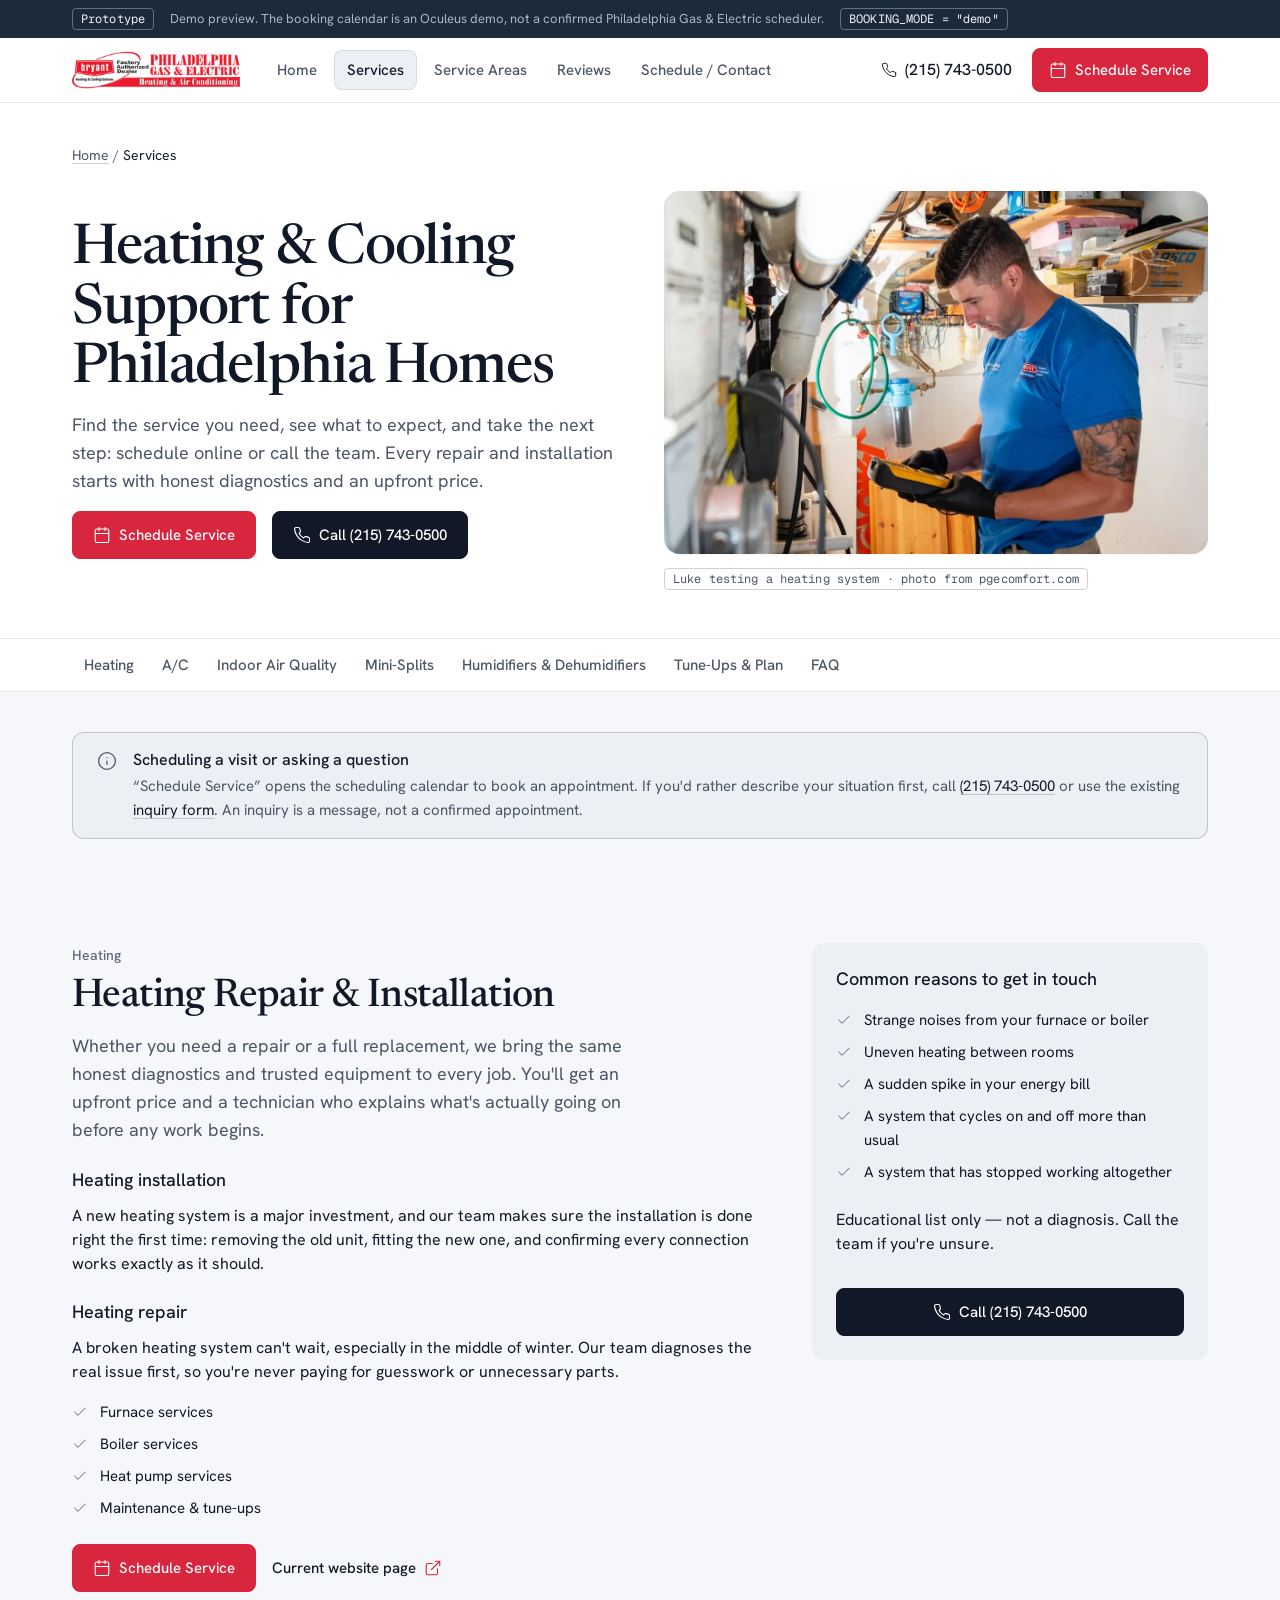
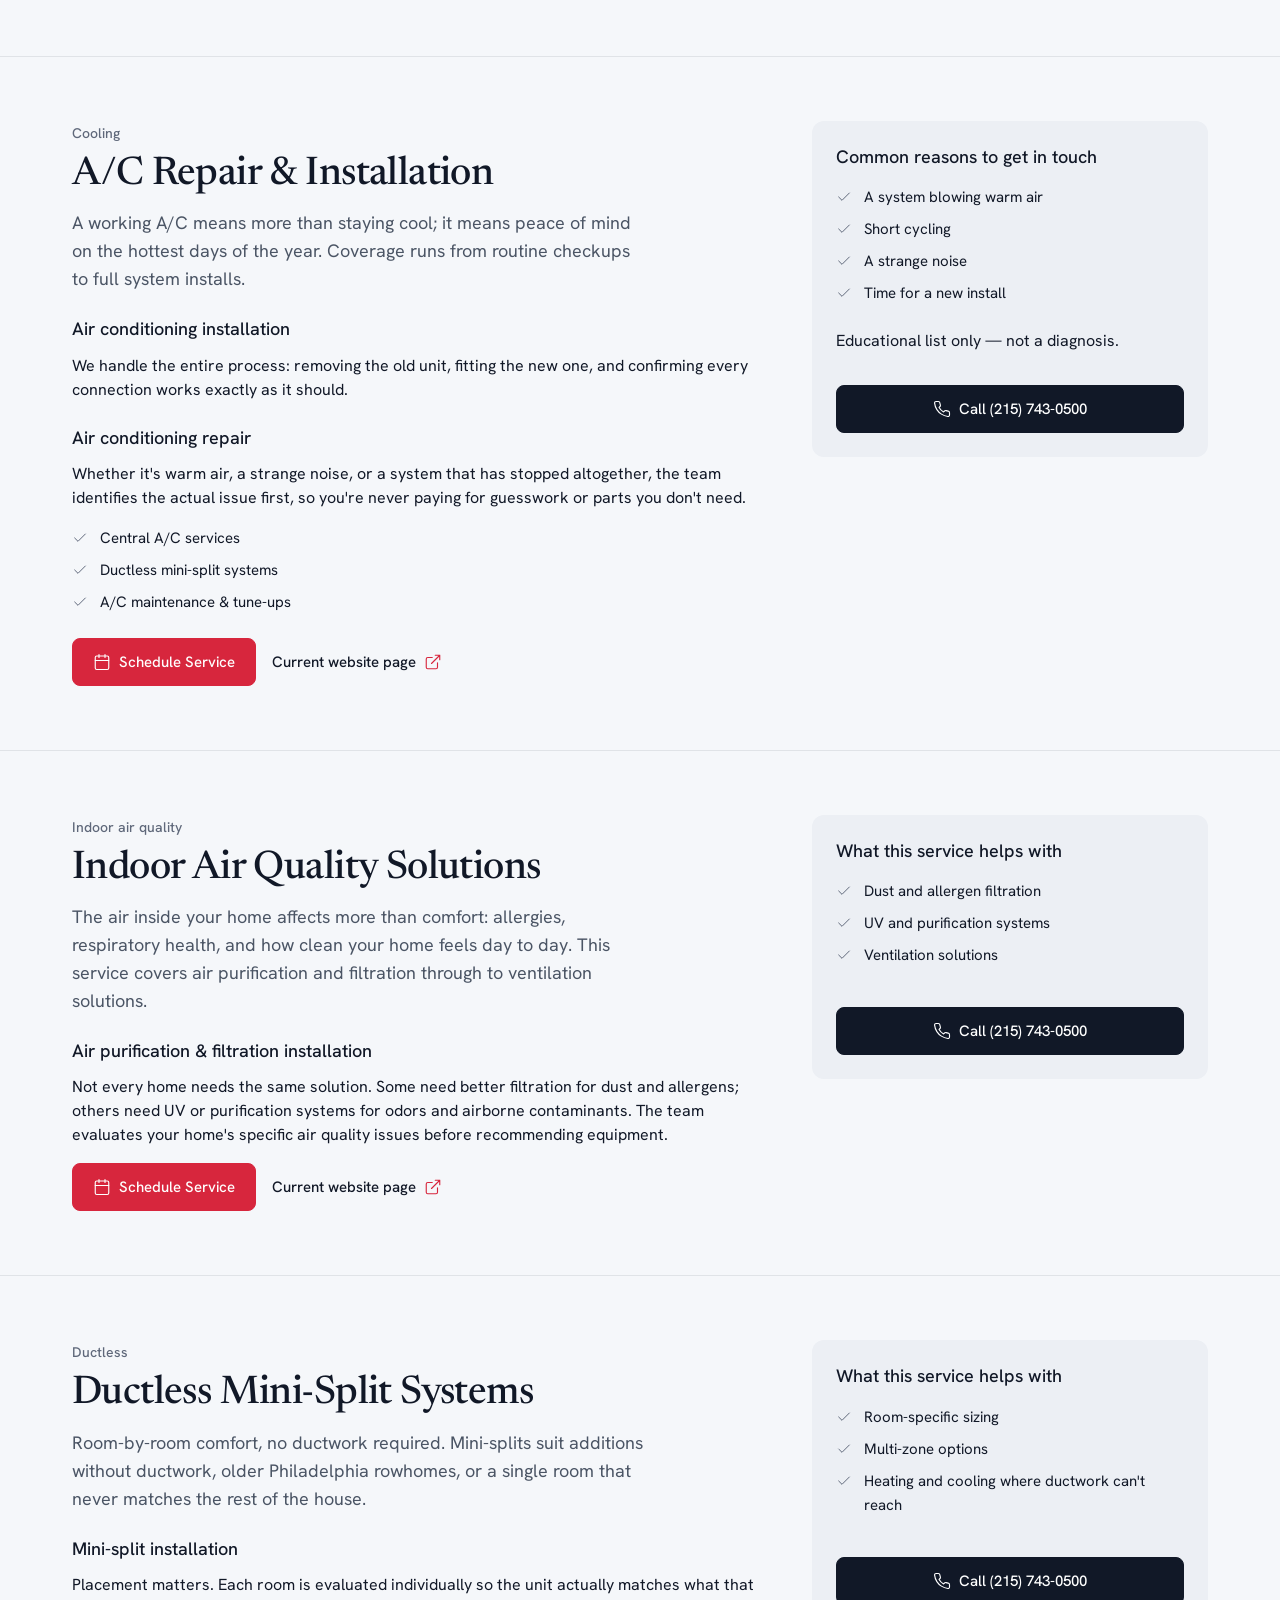
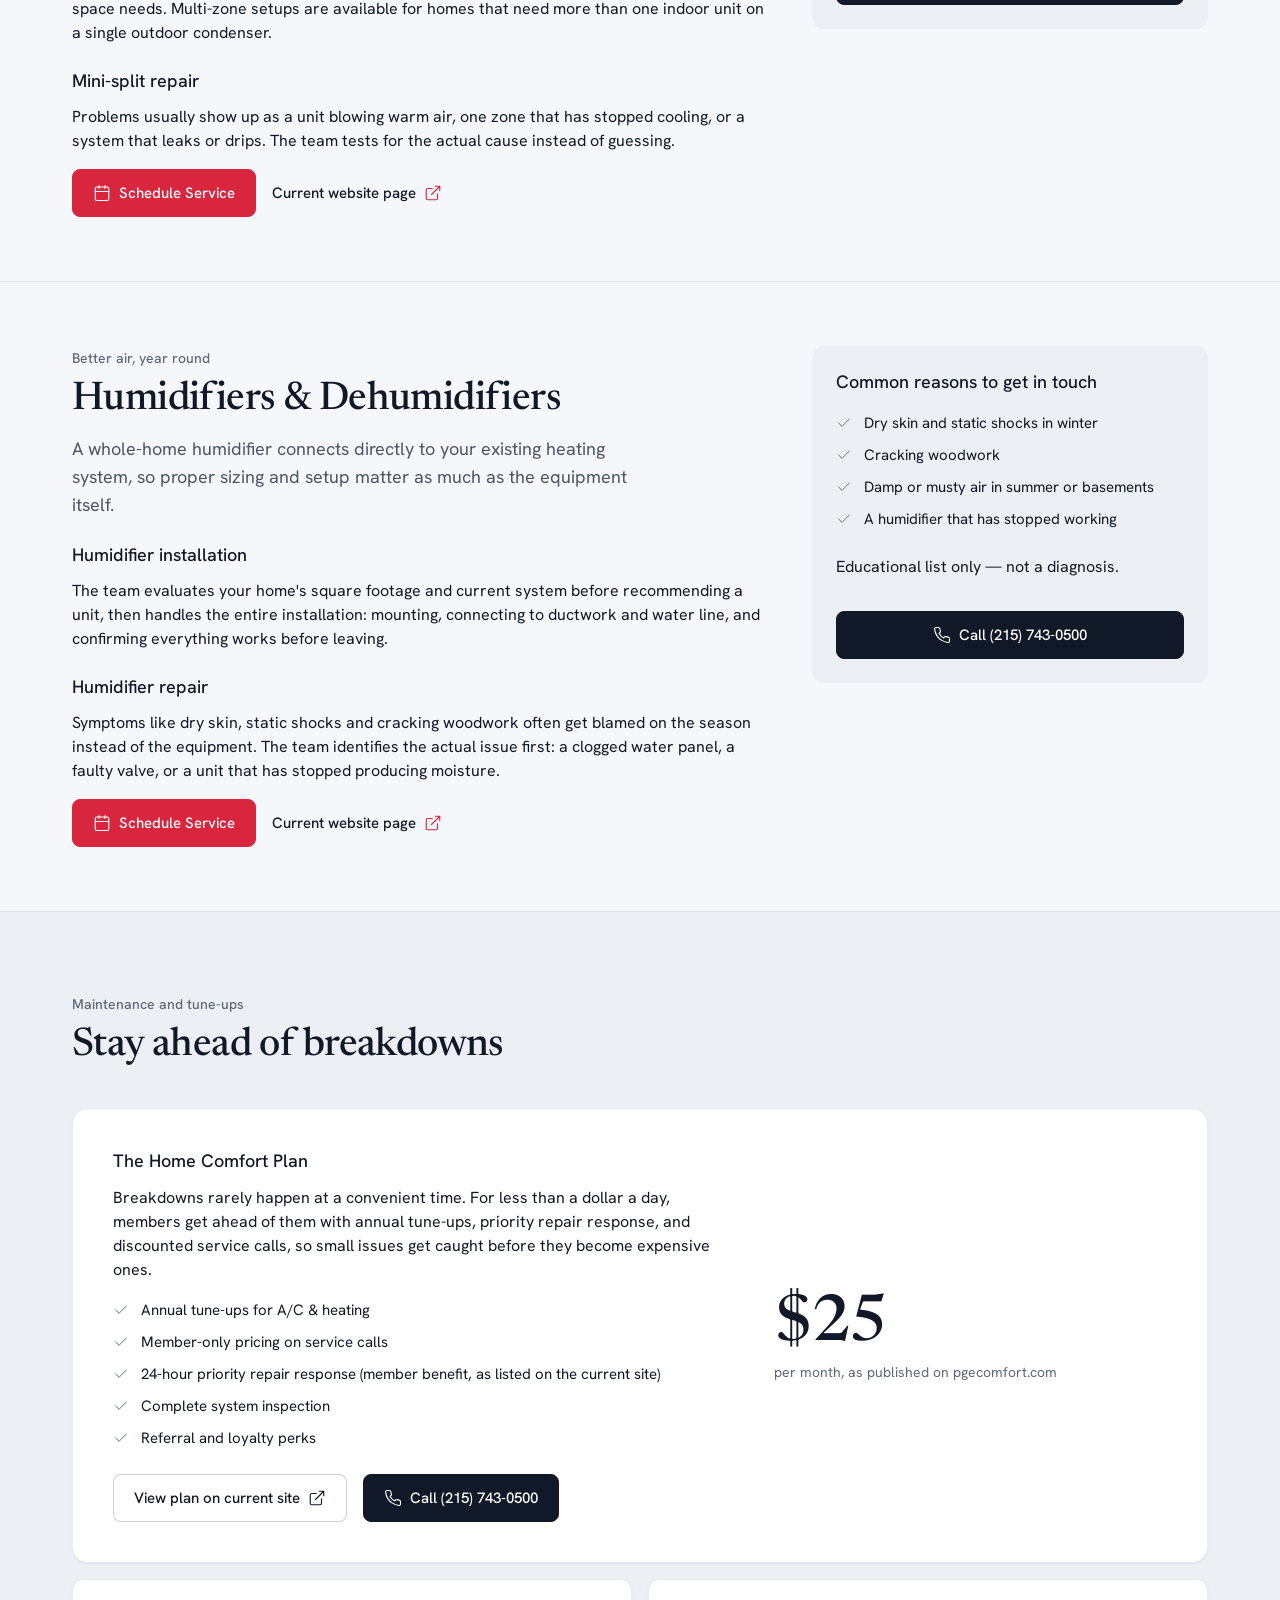
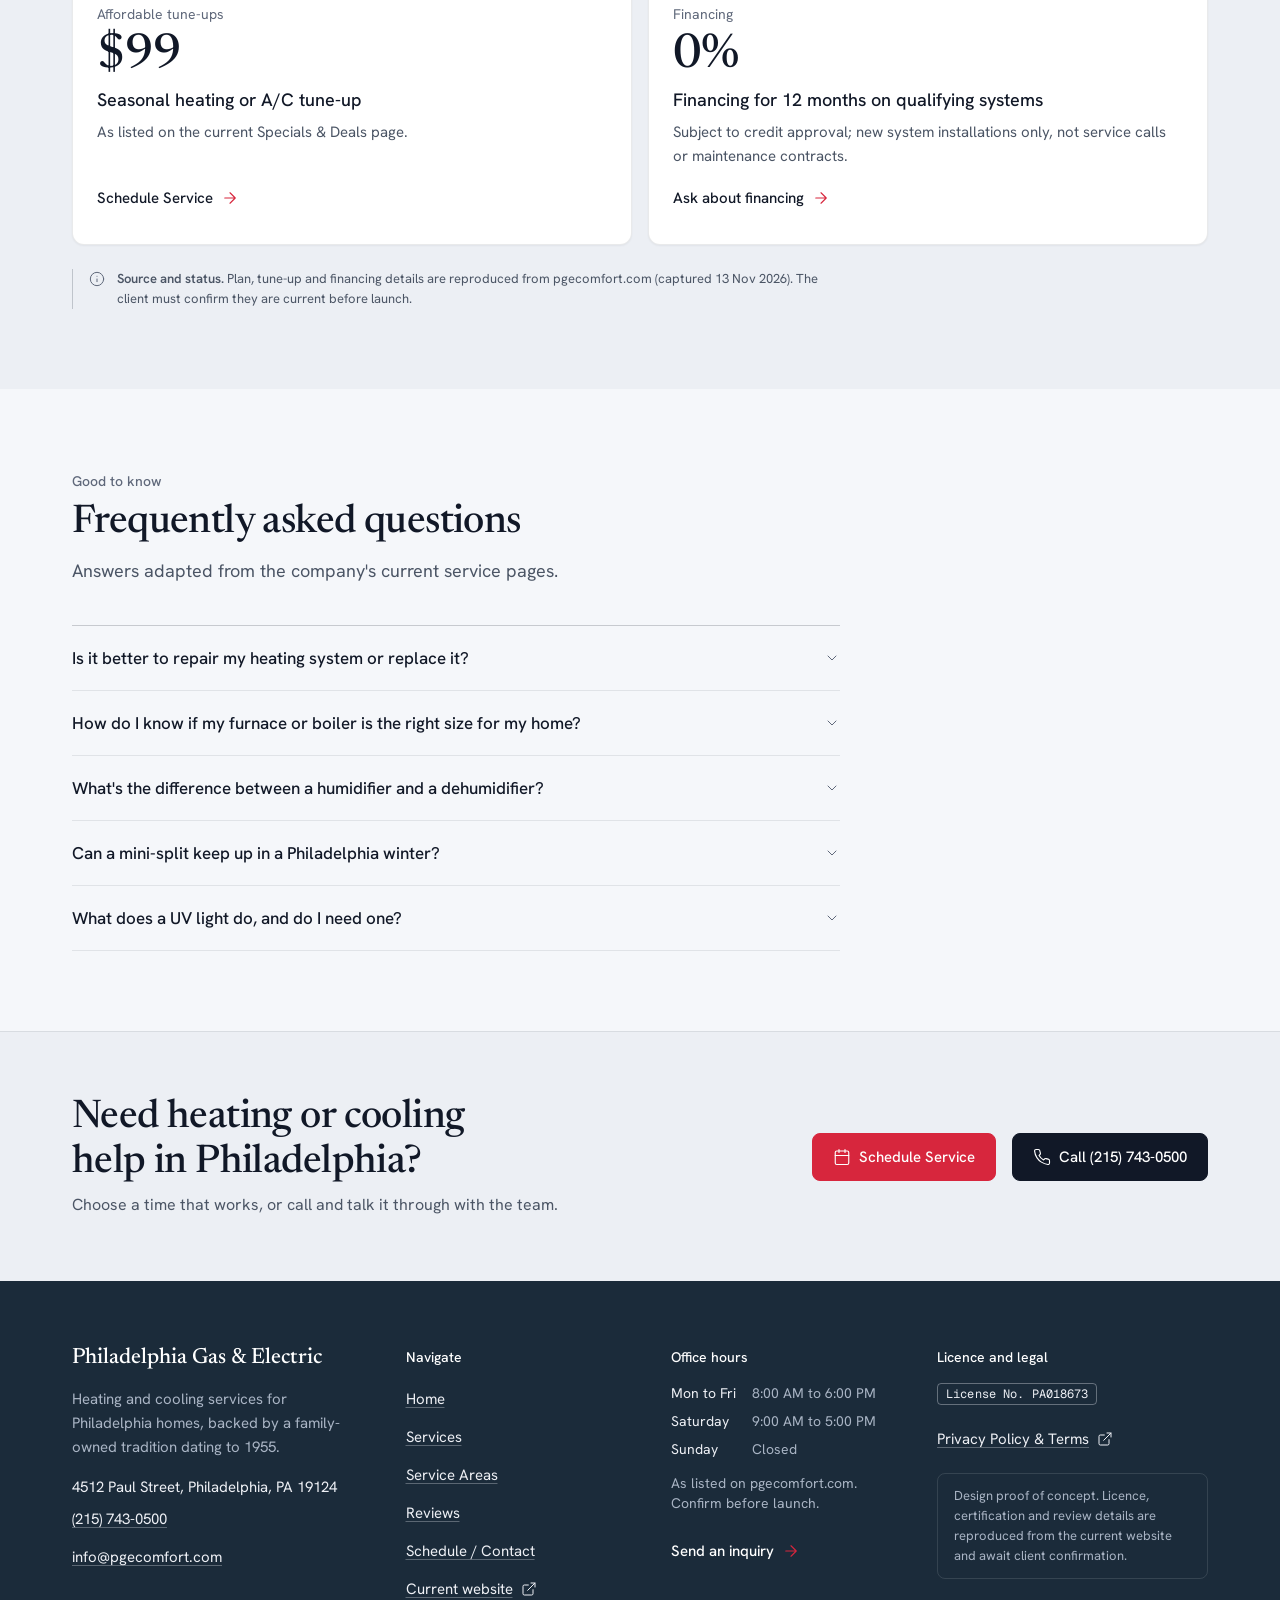
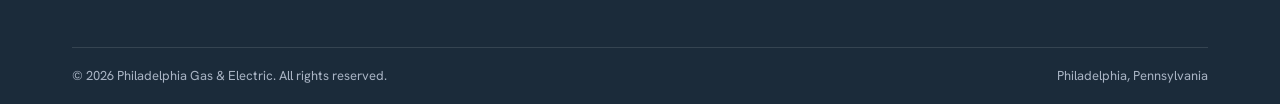
<file: services.html>
<!doctype html>
<html lang="en">
<head>
<meta charset="utf-8">
<meta name="viewport" content="width=device-width, initial-scale=1">
<title>HVAC Services in Philadelphia | Heating, Cooling &amp; Air Quality | Philadelphia Gas &amp; Electric</title>
<meta name="description" content="Heating and cooling support for Philadelphia homes — heating repair and installation, A/C, indoor air quality, ductless mini-splits, humidifiers and dehumidifiers. Schedule service or call (215) 743-0500.">
<!-- Demonstration domain: keep out of search indexes until the client approves launch. Remove for production. -->
<meta name="robots" content="noindex, nofollow">
<link rel="canonical" href="https://pgecomfort.oculeusltd.com/services">
<meta name="theme-color" content="#1b2b3a">
<meta property="og:type" content="website">
<meta property="og:title" content="HVAC Services in Philadelphia | Heating, Cooling &amp; Air Quality | Philadelphia Gas &amp; Electric">
<meta property="og:description" content="Heating and cooling support for Philadelphia homes — heating repair and installation, A/C, indoor air quality, ductless mini-splits, humidifiers and dehumidifiers. Schedule service or call (215) 743-0500.">
<meta property="og:site_name" content="Philadelphia Gas &amp; Electric">
<link rel="icon" href="data:image/svg+xml,%3Csvg xmlns='http://www.w3.org/2000/svg' viewBox='0 0 40 40'%3E%3Crect width='40' height='40' rx='8' fill='%231b2b3a'/%3E%3Cpath d='M20 8c1 4 6 6 6 12a6 6 0 0 1-12 0c0-2 1-3 2-4 0 2 1 3 2 3-1-4 0-8 2-11z' fill='%23d7263d'/%3E%3C/svg%3E">
<link rel="preload" href="assets/fonts/hanken-grotesk.woff2" as="font" type="font/woff2" crossorigin>
<link rel="preload" href="assets/fonts/newsreader.woff2" as="font" type="font/woff2" crossorigin>
<link rel="stylesheet" href="assets/css/styles.css">

<script type="application/ld+json">{"@context":"https://schema.org","@graph":[{"@type":"HVACBusiness","@id":"https://pgecomfort.com/#business","name":"Philadelphia Gas & Electric","url":"https://pgecomfort.com/","telephone":"+1-215-743-0500","email":"info@pgecomfort.com","address":{"@type":"PostalAddress","streetAddress":"4512 Paul Street","addressLocality":"Philadelphia","addressRegion":"PA","postalCode":"19124","addressCountry":"US"},"areaServed":{"@type":"City","name":"Philadelphia"}},{"@type":"WebPage","@id":"https://pgecomfort.oculeusltd.com/services#webpage","url":"https://pgecomfort.oculeusltd.com/services","name":"HVAC Services in Philadelphia | Heating, Cooling &amp; Air Quality | Philadelphia Gas &amp; Electric","description":"Heating and cooling support for Philadelphia homes — heating repair and installation, A/C, indoor air quality, ductless mini-splits, humidifiers and dehumidifiers. Schedule service or call (215) 743-0500.","about":{"@id":"https://pgecomfort.com/#business"}},{"@type":"BreadcrumbList","itemListElement":[{"@type":"ListItem","position":1,"name":"Home","item":"https://pgecomfort.oculeusltd.com/"},{"@type":"ListItem","position":2,"name":"Services","item":"https://pgecomfort.oculeusltd.com/services"}]}]}</script>
</head>
<body class="page-services">
<svg xmlns="http://www.w3.org/2000/svg" width="0" height="0" style="position:absolute" aria-hidden="true" focusable="false"><symbol id="i-phone" viewBox="0 0 24 24"><path d="M22 16.92v3a2 2 0 0 1-2.18 2 19.79 19.79 0 0 1-8.63-3.07 19.5 19.5 0 0 1-6-6 19.79 19.79 0 0 1-3.07-8.67A2 2 0 0 1 4.11 2h3a2 2 0 0 1 2 1.72c.13.96.36 1.9.7 2.81a2 2 0 0 1-.45 2.11L8.09 9.91a16 16 0 0 0 6 6l1.27-1.27a2 2 0 0 1 2.11-.45c.91.34 1.85.57 2.81.7A2 2 0 0 1 22 16.92z"/></symbol><symbol id="i-calendar" viewBox="0 0 24 24"><rect x="3" y="4" width="18" height="18" rx="2"/><path d="M16 2v4M8 2v4M3 10h18"/></symbol><symbol id="i-mail" viewBox="0 0 24 24"><rect x="2" y="4" width="20" height="16" rx="2"/><path d="m22 7-10 6L2 7"/></symbol><symbol id="i-arrow-right" viewBox="0 0 24 24"><path d="M5 12h14M12 5l7 7-7 7"/></symbol><symbol id="i-check" viewBox="0 0 24 24"><path d="M20 6 9 17l-5-5"/></symbol><symbol id="i-check-circle" viewBox="0 0 24 24"><circle cx="12" cy="12" r="10"/><path d="m9 12 2 2 4-4"/></symbol><symbol id="i-chevron-down" viewBox="0 0 24 24"><path d="m6 9 6 6 6-6"/></symbol><symbol id="i-menu" viewBox="0 0 24 24"><path d="M4 6h16M4 12h16M4 18h16"/></symbol><symbol id="i-x" viewBox="0 0 24 24"><path d="M18 6 6 18M6 6l12 12"/></symbol><symbol id="i-star" viewBox="0 0 24 24"><path d="m12 2 3.09 6.26L22 9.27l-5 4.87 1.18 6.88L12 17.77l-6.18 3.25L7 14.14 2 9.27l6.91-1.01z"/></symbol><symbol id="i-map-pin" viewBox="0 0 24 24"><path d="M20 10c0 6-8 12-8 12S4 16 4 10a8 8 0 0 1 16 0z"/><circle cx="12" cy="10" r="3"/></symbol><symbol id="i-shield-check" viewBox="0 0 24 24"><path d="M12 22s8-4 8-10V5l-8-3-8 3v7c0 6 8 10 8 10z"/><path d="m9 12 2 2 4-4"/></symbol><symbol id="i-award" viewBox="0 0 24 24"><circle cx="12" cy="8" r="6"/><path d="M15.48 12.89 17 22l-5-3-5 3 1.52-9.11"/></symbol><symbol id="i-flame" viewBox="0 0 24 24"><path d="M8.5 14.5A2.5 2.5 0 0 0 11 12c0-1.38-.5-2-1-3-1.07-2.14-.22-4.05 2-6 .5 2.5 2 4.9 4 6.5 2 1.6 3 3.5 3 5.5a7 7 0 1 1-14 0c0-1.15.43-2.29 1-3a2.5 2.5 0 0 0 2.5 2.5z"/></symbol><symbol id="i-snowflake" viewBox="0 0 24 24"><path d="M2 12h20M12 2v20M20 16l-4-4 4-4M4 8l4 4-4 4M16 4l-4 4-4-4M8 20l4-4 4 4"/></symbol><symbol id="i-wind" viewBox="0 0 24 24"><path d="M17.7 7.7a2.5 2.5 0 1 1 1.8 4.3H2M9.6 4.6A2 2 0 1 1 11 8H2M12.6 19.4A2 2 0 1 0 14 16H2"/></symbol><symbol id="i-droplet" viewBox="0 0 24 24"><path d="M12 22a7 7 0 0 0 7-7c0-2-1-3.9-3-5.5s-3.5-4-4-6.5c-.5 2.5-2 4.9-4 6.5C6 11.1 5 13 5 15a7 7 0 0 0 7 7z"/></symbol><symbol id="i-wrench" viewBox="0 0 24 24"><path d="M14.7 6.3a1 1 0 0 0 0 1.4l1.6 1.6a1 1 0 0 0 1.4 0l3.77-3.77a6 6 0 0 1-7.94 7.94l-6.91 6.91a2.12 2.12 0 0 1-3-3l6.91-6.91a6 6 0 0 1 7.94-7.94z"/></symbol><symbol id="i-home" viewBox="0 0 24 24"><path d="m3 9 9-7 9 7v11a2 2 0 0 1-2 2H5a2 2 0 0 1-2-2z"/><path d="M9 22V12h6v10"/></symbol><symbol id="i-clock" viewBox="0 0 24 24"><circle cx="12" cy="12" r="10"/><path d="M12 6v6l4 2"/></symbol><symbol id="i-info" viewBox="0 0 24 24"><circle cx="12" cy="12" r="10"/><path d="M12 16v-4M12 8h.01"/></symbol><symbol id="i-alert" viewBox="0 0 24 24"><path d="m21.73 18-8-14a2 2 0 0 0-3.48 0l-8 14A2 2 0 0 0 4 21h16a2 2 0 0 0 1.73-3z"/><path d="M12 9v4M12 17h.01"/></symbol><symbol id="i-external" viewBox="0 0 24 24"><path d="M15 3h6v6M10 14 21 3M18 13v6a2 2 0 0 1-2 2H5a2 2 0 0 1-2-2V8a2 2 0 0 1 2-2h6"/></symbol><symbol id="i-users" viewBox="0 0 24 24"><path d="M16 21v-2a4 4 0 0 0-4-4H6a4 4 0 0 0-4 4v2"/><circle cx="9" cy="7" r="4"/><path d="M22 21v-2a4 4 0 0 0-3-3.87M16 3.13a4 4 0 0 1 0 7.75"/></symbol><symbol id="i-thermometer" viewBox="0 0 24 24"><path d="M14 4v10.54a4 4 0 1 1-4 0V4a2 2 0 0 1 4 0z"/></symbol><symbol id="i-search" viewBox="0 0 24 24"><circle cx="11" cy="11" r="8"/><path d="m21 21-4.3-4.3"/></symbol><symbol id="i-dollar" viewBox="0 0 24 24"><path d="M12 2v20M17 5H9.5a3.5 3.5 0 0 0 0 7h5a3.5 3.5 0 0 1 0 7H6"/></symbol><symbol id="i-tag" viewBox="0 0 24 24"><path d="M12 2H2v10l9.29 9.29a1 1 0 0 0 1.41 0l8.59-8.59a1 1 0 0 0 0-1.41z"/><path d="M7 7h.01"/></symbol><symbol id="i-send" viewBox="0 0 24 24"><path d="m22 2-7 20-4-9-9-4zM22 2 11 13"/></symbol><symbol id="i-lock" viewBox="0 0 24 24"><rect x="3" y="11" width="18" height="11" rx="2"/><path d="M7 11V7a5 5 0 0 1 10 0v4"/></symbol><symbol id="i-list" viewBox="0 0 24 24"><path d="M3 5h.01M3 12h.01M3 19h.01M8 5h13M8 12h13M8 19h13"/></symbol><symbol id="i-building" viewBox="0 0 24 24"><rect x="4" y="2" width="16" height="20" rx="2"/><path d="M9 22v-4h6v4M8 6h.01M12 6h.01M16 6h.01M8 10h.01M12 10h.01M16 10h.01M8 14h.01M12 14h.01M16 14h.01"/></symbol><symbol id="i-quote" viewBox="0 0 24 24"><path d="M3 21c3 0 7-1 7-8V5c0-1.25-.76-2-2-2H4c-1.25 0-2 .75-2 2v6c0 1.25.76 2 2 2h4M15 21c3 0 7-1 7-8V5c0-1.25-.76-2-2-2h-4c-1.25 0-2 .75-2 2v6c0 1.25.76 2 2 2h4"/></symbol></svg>
<a class="skip-link" href="#main">Skip to main content</a>

<div class="demo-bar" data-demo-only role="note" aria-label="Prototype notice">
  <div class="container">
    <span class="plate">Prototype</span>
    <span>Demo preview. The booking calendar is an Oculeus demo, not a confirmed Philadelphia Gas &amp; Electric scheduler.</span>
    <span class="plate mode">BOOKING_MODE = "<span data-booking-mode-text>demo</span>"</span>
  </div>
</div>

<header class="site-header">
  <div class="container header-inner">
    <a class="brand" href="index.html" aria-label="Philadelphia Gas &amp; Electric, home">
      <img src="assets/img/pge-logo.png" width="151" height="36" alt="Philadelphia Gas &amp; Electric, Heating &amp; Air Conditioning. Bryant Factory Authorized Dealer">
    </a>

    <nav class="primary-nav" aria-label="Primary">
      <ul>
        <li><a href="index.html">Home</a></li>
        <li><a href="services.html" aria-current="page">Services</a></li>
        <li><a href="service-areas.html">Service Areas</a></li>
        <li><a href="reviews.html">Reviews</a></li>
        <li><a href="schedule-service.html">Schedule / Contact</a></li>
      </ul>
    </nav>

    <div class="header-actions">
      <a class="header-phone" href="tel:2157430500" data-phone aria-label="Call (215) 743-0500"><svg class="icon" aria-hidden="true" focusable="false"><use href="#i-phone"/></svg><span>(215) 743-0500</span></a>
      <a class="icon-btn icon-btn--call" href="tel:2157430500" data-phone aria-label="Call (215) 743-0500"><svg class="icon" aria-hidden="true" focusable="false"><use href="#i-phone"/></svg></a>
      <a class="btn header-cta btn--sm" href="https://cal.com/oculeus-ltd/us-gmt" data-booking target="_blank" rel="noopener noreferrer"><svg class="icon" aria-hidden="true" focusable="false"><use href="#i-calendar"/></svg><span>Schedule Service</span></a>
      <button class="icon-btn menu-toggle" type="button" aria-expanded="false" aria-controls="mobile-menu" aria-label="Open menu">
        <span class="icon-open"><svg class="icon" aria-hidden="true" focusable="false"><use href="#i-menu"/></svg></span><span class="icon-close"><svg class="icon" aria-hidden="true" focusable="false"><use href="#i-x"/></svg></span>
      </button>
    </div>
  </div>

  <div class="drawer" id="mobile-menu" hidden>
    <nav aria-label="Mobile">
      <ul>
        <li><a href="index.html">Home <svg class="icon" aria-hidden="true" focusable="false"><use href="#i-arrow-right"/></svg></a></li>
        <li><a href="services.html" aria-current="page">Services <svg class="icon" aria-hidden="true" focusable="false"><use href="#i-arrow-right"/></svg></a></li>
        <li><a href="service-areas.html">Service Areas <svg class="icon" aria-hidden="true" focusable="false"><use href="#i-arrow-right"/></svg></a></li>
        <li><a href="reviews.html">Reviews <svg class="icon" aria-hidden="true" focusable="false"><use href="#i-arrow-right"/></svg></a></li>
        <li><a href="schedule-service.html">Schedule / Contact <svg class="icon" aria-hidden="true" focusable="false"><use href="#i-arrow-right"/></svg></a></li>
      </ul>
    </nav>
    <div class="drawer-actions">
      <a class="btn " href="https://cal.com/oculeus-ltd/us-gmt" data-booking target="_blank" rel="noopener noreferrer"><svg class="icon" aria-hidden="true" focusable="false"><use href="#i-calendar"/></svg><span>Schedule Service</span></a>
      <a class="btn btn--ink" href="tel:2157430500" data-phone><svg class="icon" aria-hidden="true" focusable="false"><use href="#i-phone"/></svg><span>Call (215) 743-0500</span></a>
    </div>
    <p class="drawer-meta">Prefer email? <a href="mailto:info@pgecomfort.com" data-email>info@pgecomfort.com</a></p>
  </div>
</header>

<main id="main">
<section class="page-hero" aria-labelledby="page-title">
  <div class="container">
    <nav class="breadcrumb" aria-label="Breadcrumb"><a href="index.html">Home</a> / <span aria-current="page">Services</span></nav>
    <div class="page-hero-grid page-hero-grid--photo">
      <div>
        <h1 id="page-title">Heating &amp; Cooling Support for Philadelphia Homes</h1>
        <p class="lead">Find the service you need, see what to expect, and take the next step: schedule online or call the team. Every repair and installation starts with honest diagnostics and an upfront price.</p>
        <div class="btn-row">
          <a class="btn " href="https://cal.com/oculeus-ltd/us-gmt" data-booking target="_blank" rel="noopener noreferrer"><svg class="icon" aria-hidden="true" focusable="false"><use href="#i-calendar"/></svg><span>Schedule Service</span></a>
          <a class="btn btn--ink" href="tel:2157430500" data-phone><svg class="icon" aria-hidden="true" focusable="false"><use href="#i-phone"/></svg><span>Call (215) 743-0500</span></a>
        </div>
      </div>
      <figure class="photo">
        <div class="photo-frame" style="aspect-ratio:3/2"><img src="assets/img/technician-heating-analysis.webp" width="1200" height="801" alt="Technician testing a heating system with a handheld meter" fetchpriority="high"></div>
        <figcaption><span class="plate">Luke testing a heating system · photo from pgecomfort.com</span></figcaption>
      </figure>
    </div>
  </div>
</section>

<div class="anchor-nav">
  <div class="container">
    <nav aria-label="Services on this page">
      <ul>
        <li><a href="#heating">Heating</a></li>
        <li><a href="#cooling">A/C</a></li>
        <li><a href="#air-quality">Indoor Air Quality</a></li>
        <li><a href="#mini-splits">Mini-Splits</a></li>
        <li><a href="#humidity">Humidifiers &amp; Dehumidifiers</a></li>
        <li><a href="#plan">Tune-Ups &amp; Plan</a></li>
        <li><a href="#faq">FAQ</a></li>
      </ul>
    </nav>
  </div>
</div>

<section class="section--tight">
  <div class="container">
    <div class="callout callout--demo">
      <svg class="icon" aria-hidden="true" focusable="false"><use href="#i-info"/></svg>
      <div>
        <h3>Scheduling a visit or asking a question</h3>
        <p>“Schedule Service” opens the scheduling calendar to book an appointment. If you'd rather describe your situation first, call <a href="tel:2157430500" data-phone>(215) 743-0500</a> or use the existing <a href="https://pgecomfort.com/contact/" data-contact target="_blank" rel="noopener noreferrer">inquiry form</a>. An inquiry is a message, not a confirmed appointment.</p>
      </div>
    </div>
  </div>
</section>

<!-- ===== Heating ===== -->
<section class="svc-block" id="heating" aria-labelledby="heating-title">
  <div class="container svc-grid">
    <div>
      <span class="eyebrow">Heating</span>
      <h2 id="heating-title">Heating Repair &amp; Installation</h2>
      <p class="lead">Whether you need a repair or a full replacement, we bring the same honest diagnostics and trusted equipment to every job. You'll get an upfront price and a technician who explains what's actually going on before any work begins.</p>
      <h3>Heating installation</h3>
      <p>A new heating system is a major investment, and our team makes sure the installation is done right the first time: removing the old unit, fitting the new one, and confirming every connection works exactly as it should.</p>
      <h3>Heating repair</h3>
      <p>A broken heating system can't wait, especially in the middle of winter. Our team diagnoses the real issue first, so you're never paying for guesswork or unnecessary parts.</p>
      <ul class="checks">
        <li><svg class="icon" aria-hidden="true" focusable="false"><use href="#i-check"/></svg><span>Furnace services</span></li>
        <li><svg class="icon" aria-hidden="true" focusable="false"><use href="#i-check"/></svg><span>Boiler services</span></li>
        <li><svg class="icon" aria-hidden="true" focusable="false"><use href="#i-check"/></svg><span>Heat pump services</span></li>
        <li><svg class="icon" aria-hidden="true" focusable="false"><use href="#i-check"/></svg><span>Maintenance &amp; tune-ups</span></li>
      </ul>
      <div class="btn-row">
        <a class="btn " href="https://cal.com/oculeus-ltd/us-gmt" data-booking target="_blank" rel="noopener noreferrer"><svg class="icon" aria-hidden="true" focusable="false"><use href="#i-calendar"/></svg><span>Schedule Service</span></a>
        <a class="link" href="https://pgecomfort.com/services/heating-services/heating-repair-and-installation/" target="_blank" rel="noopener noreferrer">Current website page <svg class="icon" aria-hidden="true" focusable="false"><use href="#i-external"/></svg></a>
      </div>
    </div>
    <aside class="svc-aside" aria-label="Common reasons to get in touch about heating">
      <h3>Common reasons to get in touch</h3>
      <ul class="checks">
        <li><svg class="icon" aria-hidden="true" focusable="false"><use href="#i-check"/></svg><span>Strange noises from your furnace or boiler</span></li>
        <li><svg class="icon" aria-hidden="true" focusable="false"><use href="#i-check"/></svg><span>Uneven heating between rooms</span></li>
        <li><svg class="icon" aria-hidden="true" focusable="false"><use href="#i-check"/></svg><span>A sudden spike in your energy bill</span></li>
        <li><svg class="icon" aria-hidden="true" focusable="false"><use href="#i-check"/></svg><span>A system that cycles on and off more than usual</span></li>
        <li><svg class="icon" aria-hidden="true" focusable="false"><use href="#i-check"/></svg><span>A system that has stopped working altogether</span></li>
      </ul>
      <p class="fine-print">Educational list only — not a diagnosis. Call the team if you're unsure.</p>
      <a class="btn btn--ink btn--block" href="tel:2157430500" data-phone><svg class="icon" aria-hidden="true" focusable="false"><use href="#i-phone"/></svg><span>Call (215) 743-0500</span></a>
    </aside>
  </div>
</section>

<!-- ===== Cooling ===== -->
<section class="svc-block" id="cooling" aria-labelledby="cooling-title">
  <div class="container svc-grid">
    <div>
      <span class="eyebrow">Cooling</span>
      <h2 id="cooling-title">A/C Repair &amp; Installation</h2>
      <p class="lead">A working A/C means more than staying cool; it means peace of mind on the hottest days of the year. Coverage runs from routine checkups to full system installs.</p>
      <h3>Air conditioning installation</h3>
      <p>We handle the entire process: removing the old unit, fitting the new one, and confirming every connection works exactly as it should.</p>
      <h3>Air conditioning repair</h3>
      <p>Whether it's warm air, a strange noise, or a system that has stopped altogether, the team identifies the actual issue first, so you're never paying for guesswork or parts you don't need.</p>
      <ul class="checks">
        <li><svg class="icon" aria-hidden="true" focusable="false"><use href="#i-check"/></svg><span>Central A/C services</span></li>
        <li><svg class="icon" aria-hidden="true" focusable="false"><use href="#i-check"/></svg><span>Ductless mini-split systems</span></li>
        <li><svg class="icon" aria-hidden="true" focusable="false"><use href="#i-check"/></svg><span>A/C maintenance &amp; tune-ups</span></li>
      </ul>
      <div class="btn-row">
        <a class="btn " href="https://cal.com/oculeus-ltd/us-gmt" data-booking target="_blank" rel="noopener noreferrer"><svg class="icon" aria-hidden="true" focusable="false"><use href="#i-calendar"/></svg><span>Schedule Service</span></a>
        <a class="link" href="https://pgecomfort.com/services/air-conditioning-repair-and-installation-services/" target="_blank" rel="noopener noreferrer">Current website page <svg class="icon" aria-hidden="true" focusable="false"><use href="#i-external"/></svg></a>
      </div>
    </div>
    <aside class="svc-aside" aria-label="Common reasons to get in touch about cooling">
      <h3>Common reasons to get in touch</h3>
      <ul class="checks">
        <li><svg class="icon" aria-hidden="true" focusable="false"><use href="#i-check"/></svg><span>A system blowing warm air</span></li>
        <li><svg class="icon" aria-hidden="true" focusable="false"><use href="#i-check"/></svg><span>Short cycling</span></li>
        <li><svg class="icon" aria-hidden="true" focusable="false"><use href="#i-check"/></svg><span>A strange noise</span></li>
        <li><svg class="icon" aria-hidden="true" focusable="false"><use href="#i-check"/></svg><span>Time for a new install</span></li>
      </ul>
      <p class="fine-print">Educational list only — not a diagnosis.</p>
      <a class="btn btn--ink btn--block" href="tel:2157430500" data-phone><svg class="icon" aria-hidden="true" focusable="false"><use href="#i-phone"/></svg><span>Call (215) 743-0500</span></a>
    </aside>
  </div>
</section>

<!-- ===== Indoor air quality ===== -->
<section class="svc-block" id="air-quality" aria-labelledby="iaq-title">
  <div class="container svc-grid">
    <div>
      <span class="eyebrow">Indoor air quality</span>
      <h2 id="iaq-title">Indoor Air Quality Solutions</h2>
      <p class="lead">The air inside your home affects more than comfort: allergies, respiratory health, and how clean your home feels day to day. This service covers air purification and filtration through to ventilation solutions.</p>
      <h3>Air purification &amp; filtration installation</h3>
      <p>Not every home needs the same solution. Some need better filtration for dust and allergens; others need UV or purification systems for odors and airborne contaminants. The team evaluates your home's specific air quality issues before recommending equipment.</p>
      <div class="btn-row">
        <a class="btn " href="https://cal.com/oculeus-ltd/us-gmt" data-booking target="_blank" rel="noopener noreferrer"><svg class="icon" aria-hidden="true" focusable="false"><use href="#i-calendar"/></svg><span>Schedule Service</span></a>
        <a class="link" href="https://pgecomfort.com/services/indoor-air-quality-solutions/" target="_blank" rel="noopener noreferrer">Current website page <svg class="icon" aria-hidden="true" focusable="false"><use href="#i-external"/></svg></a>
      </div>
    </div>
    <aside class="svc-aside" aria-label="What indoor air quality service helps with">
      <h3>What this service helps with</h3>
      <ul class="checks">
        <li><svg class="icon" aria-hidden="true" focusable="false"><use href="#i-check"/></svg><span>Dust and allergen filtration</span></li>
        <li><svg class="icon" aria-hidden="true" focusable="false"><use href="#i-check"/></svg><span>UV and purification systems</span></li>
        <li><svg class="icon" aria-hidden="true" focusable="false"><use href="#i-check"/></svg><span>Ventilation solutions</span></li>
      </ul>
      <a class="btn btn--ink btn--block" href="tel:2157430500" data-phone><svg class="icon" aria-hidden="true" focusable="false"><use href="#i-phone"/></svg><span>Call (215) 743-0500</span></a>
    </aside>
  </div>
</section>

<!-- ===== Mini-splits ===== -->
<section class="svc-block" id="mini-splits" aria-labelledby="mini-title">
  <div class="container svc-grid">
    <div>
      <span class="eyebrow">Ductless</span>
      <h2 id="mini-title">Ductless Mini-Split Systems</h2>
      <p class="lead">Room-by-room comfort, no ductwork required. Mini-splits suit additions without ductwork, older Philadelphia rowhomes, or a single room that never matches the rest of the house.</p>
      <h3>Mini-split installation</h3>
      <p>Placement matters. Each room is evaluated individually so the unit actually matches what that space needs. Multi-zone setups are available for homes that need more than one indoor unit on a single outdoor condenser.</p>
      <h3>Mini-split repair</h3>
      <p>Problems usually show up as a unit blowing warm air, one zone that has stopped cooling, or a system that leaks or drips. The team tests for the actual cause instead of guessing.</p>
      <div class="btn-row">
        <a class="btn " href="https://cal.com/oculeus-ltd/us-gmt" data-booking target="_blank" rel="noopener noreferrer"><svg class="icon" aria-hidden="true" focusable="false"><use href="#i-calendar"/></svg><span>Schedule Service</span></a>
        <a class="link" href="https://pgecomfort.com/services/ductless-mini-split-systems/" target="_blank" rel="noopener noreferrer">Current website page <svg class="icon" aria-hidden="true" focusable="false"><use href="#i-external"/></svg></a>
      </div>
    </div>
    <aside class="svc-aside" aria-label="What mini-split service helps with">
      <h3>What this service helps with</h3>
      <ul class="checks">
        <li><svg class="icon" aria-hidden="true" focusable="false"><use href="#i-check"/></svg><span>Room-specific sizing</span></li>
        <li><svg class="icon" aria-hidden="true" focusable="false"><use href="#i-check"/></svg><span>Multi-zone options</span></li>
        <li><svg class="icon" aria-hidden="true" focusable="false"><use href="#i-check"/></svg><span>Heating and cooling where ductwork can't reach</span></li>
      </ul>
      <a class="btn btn--ink btn--block" href="tel:2157430500" data-phone><svg class="icon" aria-hidden="true" focusable="false"><use href="#i-phone"/></svg><span>Call (215) 743-0500</span></a>
    </aside>
  </div>
</section>

<!-- ===== Humidity ===== -->
<section class="svc-block" id="humidity" aria-labelledby="hum-title">
  <div class="container svc-grid">
    <div>
      <span class="eyebrow">Better air, year round</span>
      <h2 id="hum-title">Humidifiers &amp; Dehumidifiers</h2>
      <p class="lead">A whole-home humidifier connects directly to your existing heating system, so proper sizing and setup matter as much as the equipment itself.</p>
      <h3>Humidifier installation</h3>
      <p>The team evaluates your home's square footage and current system before recommending a unit, then handles the entire installation: mounting, connecting to ductwork and water line, and confirming everything works before leaving.</p>
      <h3>Humidifier repair</h3>
      <p>Symptoms like dry skin, static shocks and cracking woodwork often get blamed on the season instead of the equipment. The team identifies the actual issue first: a clogged water panel, a faulty valve, or a unit that has stopped producing moisture.</p>
      <div class="btn-row">
        <a class="btn " href="https://cal.com/oculeus-ltd/us-gmt" data-booking target="_blank" rel="noopener noreferrer"><svg class="icon" aria-hidden="true" focusable="false"><use href="#i-calendar"/></svg><span>Schedule Service</span></a>
        <a class="link" href="https://pgecomfort.com/services/humidifiers-dehumidifiers/" target="_blank" rel="noopener noreferrer">Current website page <svg class="icon" aria-hidden="true" focusable="false"><use href="#i-external"/></svg></a>
      </div>
    </div>
    <aside class="svc-aside" aria-label="Common reasons to get in touch about humidity">
      <h3>Common reasons to get in touch</h3>
      <ul class="checks">
        <li><svg class="icon" aria-hidden="true" focusable="false"><use href="#i-check"/></svg><span>Dry skin and static shocks in winter</span></li>
        <li><svg class="icon" aria-hidden="true" focusable="false"><use href="#i-check"/></svg><span>Cracking woodwork</span></li>
        <li><svg class="icon" aria-hidden="true" focusable="false"><use href="#i-check"/></svg><span>Damp or musty air in summer or basements</span></li>
        <li><svg class="icon" aria-hidden="true" focusable="false"><use href="#i-check"/></svg><span>A humidifier that has stopped working</span></li>
      </ul>
      <p class="fine-print">Educational list only — not a diagnosis.</p>
      <a class="btn btn--ink btn--block" href="tel:2157430500" data-phone><svg class="icon" aria-hidden="true" focusable="false"><use href="#i-phone"/></svg><span>Call (215) 743-0500</span></a>
    </aside>
  </div>
</section>

<!-- ===== Plan ===== -->
<section class="section section--raised" id="plan" aria-labelledby="plan-title">
  <div class="container">
    <div class="section-head">
      <span class="eyebrow">Maintenance and tune-ups</span>
      <h2 id="plan-title">Stay ahead of breakdowns</h2>
    </div>
    <div class="plan">
      <div>
        <h3>The Home Comfort Plan</h3>
        <p>Breakdowns rarely happen at a convenient time. For less than a dollar a day, members get ahead of them with annual tune-ups, priority repair response, and discounted service calls, so small issues get caught before they become expensive ones.</p>
        <ul class="checks">
          <li><svg class="icon" aria-hidden="true" focusable="false"><use href="#i-check"/></svg><span>Annual tune-ups for A/C &amp; heating</span></li>
          <li><svg class="icon" aria-hidden="true" focusable="false"><use href="#i-check"/></svg><span>Member-only pricing on service calls</span></li>
          <li><svg class="icon" aria-hidden="true" focusable="false"><use href="#i-check"/></svg><span>24-hour priority repair response (member benefit, as listed on the current site)</span></li>
          <li><svg class="icon" aria-hidden="true" focusable="false"><use href="#i-check"/></svg><span>Complete system inspection</span></li>
          <li><svg class="icon" aria-hidden="true" focusable="false"><use href="#i-check"/></svg><span>Referral and loyalty perks</span></li>
        </ul>
        <div class="btn-row">
          <a class="btn btn--outline" href="https://pgecomfort.com/home-comfort-maintenance-care-plan/" target="_blank" rel="noopener noreferrer"><span>View plan on current site</span><svg class="icon" aria-hidden="true" focusable="false"><use href="#i-external"/></svg></a>
          <a class="btn btn--ink" href="tel:2157430500" data-phone><svg class="icon" aria-hidden="true" focusable="false"><use href="#i-phone"/></svg><span>Call (215) 743-0500</span></a>
        </div>
      </div>
      <div class="plan-price">$25<small>per month, as published on pgecomfort.com</small></div>
    </div>
    <div class="offers" style="margin-top:var(--s4);grid-template-columns:repeat(auto-fit,minmax(260px,1fr))">
      <article class="offer"><span class="muted small">Affordable tune-ups</span><div class="fig">$99</div><h3>Seasonal heating or A/C tune-up</h3><p>As listed on the current Specials &amp; Deals page.</p><a class="link" data-booking href="https://cal.com/oculeus-ltd/us-gmt" target="_blank" rel="noopener noreferrer">Schedule Service <svg class="icon" aria-hidden="true" focusable="false"><use href="#i-arrow-right"/></svg></a></article>
      <article class="offer"><span class="muted small">Financing</span><div class="fig">0%</div><h3>Financing for 12 months on qualifying systems</h3><p>Subject to credit approval; new system installations only, not service calls or maintenance contracts.</p><a class="link" href="tel:2157430500" data-phone>Ask about financing <svg class="icon" aria-hidden="true" focusable="false"><use href="#i-arrow-right"/></svg></a></article>
    </div>
    <div class="source" role="note"><svg class="icon" aria-hidden="true" focusable="false"><use href="#i-info"/></svg><p><strong>Source and status.</strong> Plan, tune-up and financing details are reproduced from pgecomfort.com (captured 13 Nov 2026). The client must confirm they are current before launch.</p></div>
  </div>
</section>

<!-- ===== FAQ ===== -->
<section class="section" id="faq" aria-labelledby="faq-title">
  <div class="container">
    <div class="section-head">
      <span class="eyebrow">Good to know</span>
      <h2 id="faq-title">Frequently asked questions</h2>
      <p class="lead">Answers adapted from the company's current service pages.</p>
    </div>
    <div class="faq">
      <details>
        <summary>Is it better to repair my heating system or replace it? <svg class="icon" aria-hidden="true" focusable="false"><use href="#i-chevron-down"/></svg></summary>
        <div class="faq-body"><p>Age and repair frequency are usually the biggest factors. If your system is more than 10 to 15 years old and needs frequent service calls, replacement often ends up being the more cost-effective choice. If your system is relatively young and the issue is minor, a repair is typically the smarter move. The same logic generally applies to air conditioning. Not sure? Call the team and talk it through.</p></div>
      </details>
      <details>
        <summary>How do I know if my furnace or boiler is the right size for my home? <svg class="icon" aria-hidden="true" focusable="false"><use href="#i-chevron-down"/></svg></summary>
        <div class="faq-body"><p>Sizing matters. A unit that's too small struggles on the coldest days; one that's too large cycles on and off, wasting energy and heating unevenly. The right size depends on your home's square footage, insulation, and layout, which is why load is calculated for your specific home instead of using a generic formula.</p></div>
      </details>
      <details>
        <summary>What's the difference between a humidifier and a dehumidifier? <svg class="icon" aria-hidden="true" focusable="false"><use href="#i-chevron-down"/></svg></summary>
        <div class="faq-body"><p>They solve opposite problems. A humidifier adds moisture to air that's too dry, typically a winter issue. A dehumidifier removes excess moisture from air that's too damp, more common in summer and basements. Some Philadelphia-area homes need both, at different times of year.</p></div>
      </details>
      <details>
        <summary>Can a mini-split keep up in a Philadelphia winter? <svg class="icon" aria-hidden="true" focusable="false"><use href="#i-chevron-down"/></svg></summary>
        <div class="faq-body"><p>According to the company, modern mini-splits use heat pump technology designed to keep working as outdoor temperatures drop below freezing. Ask the team whether a system suits your specific space.</p></div>
      </details>
      <details>
        <summary>What does a UV light do, and do I need one? <svg class="icon" aria-hidden="true" focusable="false"><use href="#i-chevron-down"/></svg></summary>
        <div class="faq-body"><p>UV lights install near the system's cooling coil, a damp environment where mold and bacteria can grow, and work quietly at the source. It's more about long-term air quality than immediate comfort. The team evaluates your home before recommending equipment.</p></div>
      </details>
    </div>
  </div>
</section>

<section class="cta-band" aria-labelledby="cta-title">
  <div class="container cta-grid">
    <div>
      <h2 id="cta-title">Need heating or cooling help in Philadelphia?</h2>
      <p>Choose a time that works, or call and talk it through with the team.</p>
    </div>
    <div class="btn-row">
      <a class="btn " href="https://cal.com/oculeus-ltd/us-gmt" data-booking target="_blank" rel="noopener noreferrer"><svg class="icon" aria-hidden="true" focusable="false"><use href="#i-calendar"/></svg><span>Schedule Service</span></a>
      <a class="btn btn--ink" href="tel:2157430500" data-phone><svg class="icon" aria-hidden="true" focusable="false"><use href="#i-phone"/></svg><span>Call (215) 743-0500</span></a>
    </div>
  </div>
</section>

</main>
<footer class="site-footer on-anchor">
  <div class="container">
    <div class="footer-grid">
      <div>
        <span class="footer-mark">Philadelphia Gas &amp; Electric</span>
        <p>Heating and cooling services for Philadelphia homes, backed by a family-owned tradition dating to 1955.</p>
        <address class="footer-list">
          <span style="color:var(--anchor-text)">4512 Paul Street, Philadelphia, PA 19124</span>
          <a href="tel:2157430500" data-phone>(215) 743-0500</a>
          <a href="mailto:info@pgecomfort.com" data-email>info@pgecomfort.com</a>
        </address>
      </div>

      <div>
        <span class="footer-title">Navigate</span>
        <ul class="footer-list">
          <li><a href="index.html">Home</a></li>
          <li><a href="services.html">Services</a></li>
          <li><a href="service-areas.html">Service Areas</a></li>
          <li><a href="reviews.html">Reviews</a></li>
          <li><a href="schedule-service.html">Schedule / Contact</a></li>
          <li><a href="https://pgecomfort.com/" rel="noopener noreferrer" target="_blank">Current website <svg class="icon" aria-hidden="true" focusable="false"><use href="#i-external"/></svg></a></li>
        </ul>
      </div>

      <div>
        <span class="footer-title">Office hours</span>
        <dl class="hours">
          <dt>Mon to Fri</dt><dd>8:00 AM to 6:00 PM</dd>
          <dt>Saturday</dt><dd>9:00 AM to 5:00 PM</dd>
          <dt>Sunday</dt><dd>Closed</dd>
        </dl>
        <p class="small" style="margin-top:var(--s3)">As listed on pgecomfort.com. Confirm before launch.</p>
        <a class="link" style="color:#fff" href="https://pgecomfort.com/contact/" data-contact target="_blank" rel="noopener noreferrer">Send an inquiry <svg class="icon" aria-hidden="true" focusable="false"><use href="#i-arrow-right"/></svg></a>
      </div>

      <div>
        <span class="footer-title">Licence and legal</span>
        <p><span class="plate">License No. PA018673</span></p>
        <ul class="footer-list">
          <li><a href="https://pgecomfort.com/privacy-policy/" target="_blank" rel="noopener noreferrer">Privacy Policy &amp; Terms <svg class="icon" aria-hidden="true" focusable="false"><use href="#i-external"/></svg></a></li>
        </ul>
        <div class="footer-note" data-demo-only>
          Design proof of concept. Licence, certification and review details are reproduced from the current website and await client confirmation.
        </div>
      </div>
    </div>

    <div class="footer-bottom">
      <span>© 2026 Philadelphia Gas &amp; Electric. All rights reserved.</span>
      <span>Philadelphia, Pennsylvania</span>
    </div>
  </div>
</footer>

<div class="dock" role="region" aria-label="Quick actions">
  <a class="btn btn--ink" href="tel:2157430500" data-phone><svg class="icon" aria-hidden="true" focusable="false"><use href="#i-phone"/></svg><span>Call now</span></a>
  <a class="btn " href="https://cal.com/oculeus-ltd/us-gmt" data-booking target="_blank" rel="noopener noreferrer"><svg class="icon" aria-hidden="true" focusable="false"><use href="#i-calendar"/></svg><span>Schedule Service</span></a>
</div>

<script src="assets/js/config.js"></script>
<script src="assets/js/main.js" defer></script>
</body>
</html>
</file>
<file: assets/css/styles.css>
/* ==========================================================================
   Philadelphia Gas & Electric — proof-of-concept stylesheet (v2, "unslopped")

   Direction
   - Product    Family-owned HVAC contractor for Philadelphia homes; visitors schedule or call.
   - Character  Steady, plainspoken, reassuring.
   - World      Brick rowhouses, the basement mechanical room, slate and iron, the data plate on a boiler.
   - Moments    The real team photo; the real Google reviews.
   - Signature  The "data plate": a small mono keyline tag (licence no., sources, captions).

   Colour: one cool slate ramp + the client's real brand red (#D7263D, from pgecomfort.com),
   used only for the primary action. Gold appears only in review stars.
   Type: Newsreader for headlines, Hanken Grotesk for the interface, Geist Mono for figures and plates.
   Everything sits on a 4px grid. Motion: one curve, colour/opacity/transform only.
   Credit: the audit-and-pass method follows "unslop" by Damir Sokolovsky (CC BY 4.0), github.com/heydamir/unslop.
   ========================================================================== */

/* ---------- Fonts (self-hosted, latin) ---------- */
@font-face {
  font-family: "Hanken Grotesk";
  src: url("../fonts/hanken-grotesk.woff2") format("woff2");
  font-weight: 400 600;
  font-style: normal;
  font-display: swap;
}
@font-face {
  font-family: "Newsreader";
  src: url("../fonts/newsreader.woff2") format("woff2");
  font-weight: 400 600;
  font-style: normal;
  font-display: swap;
}
@font-face {
  font-family: "Geist Mono";
  src: url("../fonts/geist-mono.woff2") format("woff2");
  font-weight: 400 500;
  font-style: normal;
  font-display: swap;
}

/* ---------- Tokens ---------- */
:root {
  /* Neutral ramp (cool slate) */
  --bg: #f5f7fa;
  --surface: #ffffff;
  --raised: #eceff4;
  --text: #111827;
  --text-2: #4b5565;
  --text-3: #5f687a; /* meta and captions only */
  --line: rgba(17, 24, 39, 0.09);
  --line-strong: rgba(17, 24, 39, 0.2);
  --control-line: #8b94a7; /* 3:1 on white for input borders */

  /* Slate anchor: footer and prototype bar only */
  --anchor: #1b2b3a;
  --anchor-text: #eef0f5;
  --anchor-text-2: #a9b4c4;
  --anchor-line: rgba(238, 240, 245, 0.12);

  /* Accent: the client's real red. Primary action only. */
  --accent: #d7263d;
  --accent-hover: #9e1414;
  --gold: #f2c94c; /* review stars only */

  /* Type */
  --font-ui: "Hanken Grotesk", system-ui, -apple-system, "Segoe UI", Arial, sans-serif;
  --font-display: "Newsreader", Georgia, "Times New Roman", serif;
  --font-mono: "Geist Mono", ui-monospace, SFMono-Regular, Menlo, monospace;

  /* 4px spacing scale */
  --s1: 4px;
  --s2: 8px;
  --s3: 12px;
  --s4: 16px;
  --s5: 20px;
  --s6: 24px;
  --s8: 32px;
  --s10: 40px;
  --s12: 48px;
  --s16: 64px;
  --s20: 80px;
  --s24: 96px;

  /* Radius: control 8, card 12, panel/photo 16, tag 4 */
  --r-tag: 4px;
  --r-ctl: 8px;
  --r-card: 12px;
  --r-panel: 16px;

  --shadow-s: 0 1px 2px rgba(17, 24, 39, 0.05);
  --shadow-m: 0 8px 24px rgba(17, 24, 39, 0.06);

  --ease: cubic-bezier(0.22, 1, 0.36, 1);
  --container: 1200px;
  --header-h: 64px;
  --dock-h: 72px;
}

/* ---------- Base ---------- */
*,
*::before,
*::after {
  box-sizing: border-box;
}
html {
  -webkit-text-size-adjust: 100%;
  scroll-behavior: smooth;
  scroll-padding-top: calc(var(--header-h) + 24px);
}
body {
  margin: 0;
  font-family: var(--font-ui);
  font-size: 16px;
  line-height: 24px;
  color: var(--text);
  background: var(--bg);
  -webkit-font-smoothing: antialiased;
}
img,
svg {
  display: block;
  max-width: 100%;
}
img {
  height: auto;
}
h1,
h2,
h3,
h4 {
  margin: 0 0 var(--s3);
  color: var(--text);
  text-wrap: balance;
}
h1 {
  font-family: var(--font-display);
  font-weight: 500;
  font-size: clamp(2.5rem, 1.6rem + 3.2vw, 3.75rem);
  line-height: 1.06;
  letter-spacing: -0.02em;
}
h2 {
  font-family: var(--font-display);
  font-weight: 500;
  font-size: clamp(1.75rem, 1.35rem + 1.4vw, 2.5rem);
  line-height: 1.12;
  letter-spacing: -0.015em;
}
h3 {
  font-family: var(--font-ui);
  font-weight: 500;
  font-size: 1.125rem;
  line-height: 1.35;
}
h4 {
  font-weight: 500;
  font-size: 1rem;
}
p {
  margin: 0 0 var(--s4);
}
a {
  color: var(--text);
  text-decoration-color: var(--line-strong);
  text-underline-offset: 3px;
  transition: color 160ms var(--ease), text-decoration-color 160ms var(--ease);
}
a:hover {
  text-decoration-color: currentColor;
}
ul,
ol {
  margin: 0;
  padding: 0;
  list-style: none;
}
dl,
dd {
  margin: 0;
}
address {
  font-style: normal;
}
:focus-visible {
  outline: 2px solid var(--text);
  outline-offset: 3px;
  border-radius: 2px;
}
.on-anchor :focus-visible,
.site-footer :focus-visible {
  outline-color: #fff;
}
[hidden] {
  display: none !important;
}
.skip-link {
  position: absolute;
  left: var(--s2);
  top: -80px;
  z-index: 200;
  padding: var(--s3) var(--s4);
  background: var(--text);
  color: #fff;
  border-radius: var(--r-ctl);
}
.skip-link:focus {
  top: var(--s2);
}
.visually-hidden {
  position: absolute !important;
  width: 1px;
  height: 1px;
  margin: -1px;
  overflow: hidden;
  clip: rect(0 0 0 0);
  white-space: nowrap;
  border: 0;
}
@media (prefers-reduced-motion: reduce) {
  html {
    scroll-behavior: auto;
  }
  *,
  *::before,
  *::after {
    animation: none !important;
    transition-duration: 0.01ms !important;
  }
}

/* ---------- Layout ---------- */
.container {
  width: 100%;
  max-width: var(--container);
  margin-inline: auto;
  padding-inline: var(--s5);
}
.section {
  padding-block: var(--s16);
}
.section--tight {
  padding-block: var(--s10);
}
.section--raised {
  background: var(--raised);
}
.section--surface {
  background: var(--surface);
  border-block: 1px solid var(--line);
}
.section-head {
  max-width: 40rem;
  margin-bottom: var(--s10);
}
.eyebrow {
  display: block;
  margin-bottom: var(--s2);
  font-size: 0.875rem;
  font-weight: 500;
  color: var(--text-3);
}
.lead {
  max-width: 36rem;
  font-size: 1.125rem;
  line-height: 28px;
  color: var(--text-2);
}
.muted {
  color: var(--text-3);
}
.small {
  font-size: 0.875rem;
  line-height: 20px;
}
.split {
  display: grid;
  gap: var(--s10);
  align-items: center;
}
.icon {
  width: 16px;
  height: 16px;
  flex: none;
  stroke: currentColor;
  fill: none;
  stroke-width: 1.5;
  stroke-linecap: round;
  stroke-linejoin: round;
}
.icon--fill {
  fill: currentColor;
  stroke: none;
}
.btn .icon,
.link .icon {
  width: 18px;
  height: 18px;
}

/* ---------- Data plate (signature) ---------- */
.plate {
  display: inline-block;
  padding: 2px var(--s2);
  font-family: var(--font-mono);
  font-size: 0.75rem;
  line-height: 16px;
  font-weight: 400;
  letter-spacing: 0.01em;
  color: var(--text-2);
  border: 1px solid var(--line-strong);
  border-radius: var(--r-tag);
  background: transparent;
  white-space: nowrap;
}
.demo-bar .plate,
.site-footer .plate {
  color: var(--anchor-text);
  border-color: rgba(238, 240, 245, 0.35);
}
.num {
  font-variant-numeric: tabular-nums;
}

/* ---------- Buttons and links ---------- */
.btn {
  --bg-c: var(--accent);
  --fg-c: #fff;
  --bd-c: var(--accent);
  display: inline-flex;
  align-items: center;
  justify-content: center;
  gap: var(--s2);
  min-height: 48px;
  padding: var(--s3) var(--s5);
  font: 500 0.9375rem/1.2 var(--font-ui);
  text-decoration: none;
  text-align: center;
  color: var(--fg-c);
  background: var(--bg-c);
  border: 1px solid var(--bd-c);
  border-radius: var(--r-ctl);
  cursor: pointer;
  transition: background-color 160ms var(--ease), border-color 160ms var(--ease), color 160ms var(--ease), transform 120ms var(--ease);
}
.btn:hover {
  --bg-c: var(--accent-hover);
  --bd-c: var(--accent-hover);
  color: var(--fg-c);
}
.btn:active {
  transform: scale(0.98);
}
.btn--ink {
  --bg-c: var(--text);
  --bd-c: var(--text);
}
.btn--ink:hover {
  --bg-c: #2a3448;
  --bd-c: #2a3448;
}
.btn--outline {
  --bg-c: var(--surface);
  --fg-c: var(--text);
  --bd-c: var(--line-strong);
}
.btn--outline:hover {
  --bg-c: var(--raised);
  --fg-c: var(--text);
  --bd-c: var(--text-3);
}
.btn--sm {
  min-height: 44px;
  padding: var(--s2) var(--s4);
}
.btn--block {
  width: 100%;
}
.link {
  display: inline-flex;
  align-items: center;
  gap: var(--s2);
  min-height: 44px;
  font-weight: 500;
  font-size: 0.9375rem;
  color: var(--text);
  text-decoration: none;
}
.link:hover {
  color: var(--accent-hover);
  text-decoration: underline;
}
.link .icon {
  color: var(--accent);
  transition: transform 160ms var(--ease);
}
.link:hover .icon {
  transform: translateX(2px);
}
.btn-row {
  display: flex;
  flex-wrap: wrap;
  align-items: center;
  gap: var(--s3) var(--s4);
}

/* ---------- Prototype bar (slate anchor) ---------- */
.demo-bar {
  background: var(--anchor);
  color: var(--anchor-text-2);
  font-size: 0.8125rem;
  line-height: 20px;
}
.demo-bar .container {
  display: flex;
  flex-wrap: wrap;
  align-items: center;
  gap: var(--s1) var(--s4);
  padding-block: var(--s2);
}

/* ---------- Header ---------- */
.site-header {
  position: sticky;
  top: 0;
  z-index: 100;
  background: var(--surface);
  border-bottom: 1px solid var(--line);
}
.header-inner {
  display: flex;
  align-items: center;
  justify-content: space-between;
  gap: var(--s6);
  height: var(--header-h);
}
.brand {
  display: block;
  flex: none;
  line-height: 0;
}
.brand img {
  width: auto;
  height: 32px;
}
.primary-nav {
  display: none;
  flex: 1;
}
.primary-nav ul {
  display: flex;
  align-items: center;
  gap: var(--s1);
}
.primary-nav a {
  display: inline-flex;
  align-items: center;
  min-height: 40px;
  padding: 0 var(--s3);
  font-size: 0.9375rem;
  font-weight: 500;
  color: var(--text-2);
  text-decoration: none;
  white-space: nowrap;
  border: 1px solid transparent;
  border-radius: var(--r-ctl);
  transition: background-color 160ms var(--ease), color 160ms var(--ease), border-color 160ms var(--ease);
}
.primary-nav a:hover {
  color: var(--text);
  background: var(--raised);
}
.primary-nav a[aria-current="page"] {
  color: var(--text);
  background: var(--raised);
  border-color: var(--line);
}
.header-actions {
  display: flex;
  align-items: center;
  gap: var(--s3);
}
.header-phone {
  display: none;
  align-items: center;
  gap: var(--s2);
  min-height: 44px;
  padding-inline: var(--s2);
  font-weight: 500;
  color: var(--text);
  text-decoration: none;
  white-space: nowrap;
}
.header-phone:hover {
  color: var(--accent-hover);
}
.header-cta {
  display: none;
  white-space: nowrap;
}
.icon-btn {
  display: inline-flex;
  align-items: center;
  justify-content: center;
  width: 44px;
  height: 44px;
  color: var(--text);
  background: var(--surface);
  border: 1px solid var(--line-strong);
  border-radius: var(--r-ctl);
  cursor: pointer;
  transition: background-color 160ms var(--ease);
}
.icon-btn:hover {
  background: var(--raised);
}
.icon-btn .icon {
  width: 20px;
  height: 20px;
}
.menu-toggle .icon-close {
  display: none;
}
.menu-toggle[aria-expanded="true"] .icon-open {
  display: none;
}
.menu-toggle[aria-expanded="true"] .icon-close {
  display: block;
}

.drawer {
  position: fixed;
  inset: var(--header-h) 0 0 0;
  z-index: 90;
  padding: var(--s6) var(--s5) calc(var(--dock-h) + var(--s6));
  background: var(--surface);
  overflow-y: auto;
  overscroll-behavior: contain;
}
.drawer ul {
  border-top: 1px solid var(--line);
}
.drawer li {
  border-bottom: 1px solid var(--line);
}
.drawer li a {
  display: flex;
  align-items: center;
  justify-content: space-between;
  min-height: 56px;
  font-size: 1.25rem;
  font-weight: 500;
  text-decoration: none;
}
.drawer li a[aria-current="page"] {
  color: var(--accent-hover);
}
.drawer li .icon {
  color: var(--text-3);
}
.drawer-actions {
  display: grid;
  gap: var(--s3);
  margin-top: var(--s6);
}
.drawer-meta {
  margin-top: var(--s6);
  font-size: 0.875rem;
  color: var(--text-2);
}
body.menu-open {
  overflow: hidden;
}

/* ---------- Home hero ---------- */
.hero {
  padding-block: var(--s10) var(--s16);
}
.hero-grid {
  display: grid;
  gap: var(--s10);
  align-items: center;
}
.hero-copy .lead {
  margin-bottom: var(--s6);
}
.hero-copy > * {
  animation: rise 420ms var(--ease) both;
}
.hero-copy > :nth-child(2) {
  animation-delay: 50ms;
}
.hero-copy > :nth-child(3) {
  animation-delay: 100ms;
}
.hero-copy > :nth-child(4) {
  animation-delay: 150ms;
}
@keyframes rise {
  from {
    opacity: 0;
    transform: translateY(8px);
  }
}
.figures {
  display: flex;
  flex-wrap: wrap;
  align-items: stretch;
  gap: var(--s6) var(--s8);
  margin: var(--s10) 0 var(--s2);
}
.figure {
  display: flex;
  flex-direction: column-reverse;
  justify-content: flex-end;
  padding-left: var(--s4);
  border-left: 1px solid var(--line-strong);
}
.figure dd {
  font-family: var(--font-display);
  font-weight: 500;
  font-size: 2rem;
  line-height: 1;
  font-variant-numeric: tabular-nums;
  color: var(--text);
}
.figure dt {
  margin-top: var(--s1);
  font-size: 0.8125rem;
  line-height: 16px;
  color: var(--text-3);
}
.photo {
  margin: 0;
}
.photo-frame {
  overflow: hidden;
  border-radius: var(--r-panel);
  background: var(--raised);
  box-shadow: var(--shadow-s);
}
.photo-frame img {
  width: 100%;
  height: 100%;
  object-fit: cover;
}
.photo figcaption {
  margin-top: var(--s3);
}

/* ---------- Page hero (inner pages) ---------- */
.page-hero {
  padding-block: var(--s10) var(--s12);
  border-bottom: 1px solid var(--line);
  background: var(--surface);
}
.page-hero h1 {
  font-size: clamp(2.25rem, 1.5rem + 2.6vw, 3.5rem);
  max-width: 18ch;
}
.page-hero-grid {
  display: grid;
  gap: var(--s10);
  align-items: center;
}
.breadcrumb {
  margin-bottom: var(--s6);
  font-size: 0.875rem;
  color: var(--text-3);
}
.breadcrumb a {
  color: var(--text-2);
}
.breadcrumb [aria-current] {
  color: var(--text);
}

/* ---------- Trust strip ---------- */
.trust-strip {
  padding-block: var(--s6);
  background: var(--surface);
  border-block: 1px solid var(--line);
}
.trust-row {
  display: grid;
  gap: var(--s4) var(--s8);
}
.trust-item {
  display: flex;
  align-items: center;
  gap: var(--s3);
  font-size: 0.9375rem;
  line-height: 20px;
  color: var(--text-2);
}
.trust-item strong {
  display: block;
  font-weight: 500;
  color: var(--text);
}
.stars {
  display: inline-flex;
  gap: 2px;
  color: var(--gold);
}
.stars .icon {
  width: 16px;
  height: 16px;
}

/* ---------- Spec list (credentials, like a data plate) ---------- */
.specs {
  border-top: 1px solid var(--line-strong);
}
.spec {
  display: grid;
  gap: var(--s2) var(--s8);
  padding-block: var(--s5);
  border-bottom: 1px solid var(--line);
  align-items: baseline;
}
.spec h3 {
  margin: 0;
  font-size: 1.0625rem;
}
.spec p {
  margin: 0;
  color: var(--text-2);
  font-size: 0.9375rem;
  line-height: 24px;
}

/* ---------- Source notes (quiet provenance) ---------- */
.source {
  display: flex;
  gap: var(--s3);
  align-items: flex-start;
  max-width: 48rem;
  margin: var(--s6) 0 0;
  padding-left: var(--s4);
  border-left: 1px solid var(--line-strong);
  font-size: 0.8125rem;
  line-height: 20px;
  color: var(--text-2);
}
.source .icon {
  margin-top: 2px;
  color: var(--text-3);
}
.source p {
  margin: 0;
}

/* ---------- Service rows (home) ---------- */
.svc-layout {
  display: grid;
  gap: var(--s8);
}
.svc-list {
  border-top: 1px solid var(--line-strong);
}
.svc-row {
  display: grid;
  grid-template-columns: 24px 1fr 24px;
  gap: var(--s4);
  align-items: start;
  padding: var(--s5) var(--s3);
  border-bottom: 1px solid var(--line);
  text-decoration: none;
  transition: background-color 160ms var(--ease);
}
.svc-row:hover {
  background: var(--raised);
}
.svc-row > .icon {
  width: 20px;
  height: 20px;
  margin-top: 2px;
  color: var(--text-3);
}
.svc-row h3 {
  margin: 0 0 2px;
}
.svc-row p {
  margin: 0;
  font-size: 0.9375rem;
  color: var(--text-2);
}
.svc-row .go {
  color: var(--accent);
  margin-top: 2px;
}

/* ---------- Offers ---------- */
.offers {
  display: grid;
  gap: var(--s4);
}
.offer {
  display: flex;
  flex-direction: column;
  gap: var(--s2);
  padding: var(--s6);
  background: var(--surface);
  border: 1px solid var(--line);
  border-radius: var(--r-card);
  box-shadow: var(--shadow-s);
}
.offer .fig {
  font-family: var(--font-display);
  font-weight: 500;
  font-size: 3rem;
  line-height: 1;
  letter-spacing: -0.02em;
  font-variant-numeric: tabular-nums;
}
.offer h3 {
  margin: 0;
}
.offer p {
  margin: 0;
  font-size: 0.9375rem;
  color: var(--text-2);
}
.offer .link {
  margin-top: auto;
  align-self: flex-start;
}
.offer--lead .fig {
  font-size: 4rem;
}

/* ---------- Plain fact lists (why us, pillars) ---------- */
.facts {
  display: grid;
  gap: 0 var(--s10);
  border-top: 1px solid var(--line-strong);
}
.fact {
  padding-block: var(--s5);
  border-bottom: 1px solid var(--line);
}
.fact h3 {
  margin-bottom: var(--s1);
}
.fact p {
  margin: 0;
  font-size: 0.9375rem;
  color: var(--text-2);
}

/* ---------- Steps ---------- */
.steps {
  display: grid;
  gap: var(--s6);
}
.step {
  padding-top: var(--s5);
  border-top: 1px solid var(--line-strong);
}
.step .plate {
  margin-bottom: var(--s3);
}
.step h3 {
  margin-bottom: var(--s2);
}
.step p {
  margin: 0;
  font-size: 0.9375rem;
  color: var(--text-2);
}

/* ---------- Reviews ---------- */
.review {
  margin: 0;
  padding: var(--s6);
  background: var(--surface);
  border: 1px solid var(--line);
  border-radius: var(--r-card);
  box-shadow: var(--shadow-s);
  break-inside: avoid;
}
.review-head {
  display: flex;
  align-items: center;
  gap: var(--s3);
  margin-bottom: var(--s3);
}
.avatar {
  display: grid;
  place-items: center;
  flex: none;
  width: 40px;
  height: 40px;
  border-radius: 50%;
  background: var(--raised);
  color: var(--text);
  font-size: 0.875rem;
  font-weight: 500;
}
.review-name {
  font-weight: 500;
  line-height: 20px;
}
.review-src {
  font-size: 0.8125rem;
  line-height: 16px;
  color: var(--text-3);
}
.review .stars {
  margin-bottom: var(--s3);
}
.review blockquote {
  margin: 0;
  font-size: 1rem;
  line-height: 26px;
  color: var(--text);
}
.review blockquote p {
  margin: 0;
}
.review--lead blockquote {
  font-family: var(--font-display);
  font-size: 1.5rem;
  line-height: 1.4;
  letter-spacing: -0.005em;
}
.reviews-feature {
  display: grid;
  gap: var(--s4);
}
.reviews-stack {
  display: grid;
  gap: var(--s4);
  align-content: start;
}
.reviews-wall {
  column-gap: var(--s4);
}
.reviews-wall .review {
  margin-bottom: var(--s4);
}
.rating-card {
  padding: var(--s8);
  background: var(--bg);
  border: 1px solid var(--line);
  border-radius: var(--r-panel);
}
.rating-card .big {
  font-family: var(--font-display);
  font-weight: 500;
  font-size: 4.5rem;
  line-height: 1;
  letter-spacing: -0.03em;
  font-variant-numeric: tabular-nums;
}
.rating-card .big small {
  font-family: var(--font-ui);
  font-size: 1.25rem;
  letter-spacing: 0;
  font-weight: 400;
  color: var(--text-3);
}
.rating-card .stars {
  margin: var(--s3) 0 var(--s2);
}
.rating-card .stars .icon {
  width: 20px;
  height: 20px;
}
.pull-quote {
  margin: 0 0 var(--s10);
  max-width: 48rem;
}
.pull-quote p {
  font-family: var(--font-display);
  font-size: clamp(1.375rem, 1.1rem + 1vw, 1.875rem);
  line-height: 1.35;
  letter-spacing: -0.01em;
  margin-bottom: var(--s3);
}

/* ---------- Heritage figures ---------- */
.heritage {
  display: grid;
  gap: var(--s6);
}
.heritage-item {
  padding-top: var(--s4);
  border-top: 1px solid var(--line-strong);
}
.heritage-item .big {
  font-family: var(--font-display);
  font-weight: 500;
  font-size: 3rem;
  line-height: 1;
  letter-spacing: -0.02em;
  font-variant-numeric: tabular-nums;
}
.heritage-item h3 {
  margin: var(--s2) 0 var(--s1);
  font-size: 1rem;
}
.heritage-item p {
  margin: 0;
  font-size: 0.9375rem;
  color: var(--text-2);
}

/* ---------- Service detail blocks ---------- */
.anchor-nav {
  position: sticky;
  top: var(--header-h);
  z-index: 50;
  background: var(--surface);
  border-bottom: 1px solid var(--line);
}
.anchor-nav ul {
  display: flex;
  gap: var(--s1);
  overflow-x: auto;
  scrollbar-width: none;
  padding-block: var(--s1);
}
.anchor-nav ul::-webkit-scrollbar {
  display: none;
}
.anchor-nav a {
  display: inline-flex;
  align-items: center;
  min-height: 44px;
  padding: 0 var(--s3);
  font-size: 0.9375rem;
  font-weight: 500;
  color: var(--text-2);
  white-space: nowrap;
  text-decoration: none;
  border-radius: var(--r-ctl);
}
.anchor-nav a:hover {
  background: var(--raised);
  color: var(--text);
}
.svc-block {
  padding-block: var(--s16);
  border-bottom: 1px solid var(--line);
}
.svc-grid {
  display: grid;
  gap: var(--s8);
}
.svc-block h3 {
  margin-top: var(--s6);
}
.svc-aside {
  padding: var(--s6);
  background: var(--raised);
  border-radius: var(--r-card);
}
.svc-aside h3 {
  margin-top: 0;
}
.svc-aside .btn {
  margin-top: var(--s4);
}
.checks {
  display: grid;
  gap: var(--s2);
  margin: var(--s4) 0 var(--s6);
}
.checks li {
  display: flex;
  gap: var(--s3);
  align-items: flex-start;
  font-size: 0.9375rem;
  line-height: 24px;
}
.checks .icon {
  margin-top: 4px;
  color: var(--text-3);
}

/* ---------- Plan ---------- */
.plan {
  display: grid;
  gap: var(--s8);
  padding: var(--s8);
  background: var(--surface);
  border: 1px solid var(--line);
  border-radius: var(--r-panel);
  box-shadow: var(--shadow-s);
}
.plan-price {
  font-family: var(--font-display);
  font-weight: 500;
  font-size: 4rem;
  line-height: 1;
  letter-spacing: -0.02em;
  font-variant-numeric: tabular-nums;
}
.plan-price small {
  display: block;
  margin-top: var(--s2);
  font-family: var(--font-ui);
  font-size: 0.875rem;
  letter-spacing: 0;
  font-weight: 400;
  color: var(--text-3);
}

/* ---------- Callouts ---------- */
.callout {
  display: flex;
  gap: var(--s4);
  align-items: flex-start;
  padding: var(--s4) var(--s6);
  background: var(--raised);
  border-radius: var(--r-card);
}
.callout .icon {
  width: 20px;
  height: 20px;
  margin-top: 2px;
  color: var(--text-2);
}
.callout h2,
.callout h3 {
  margin: 0 0 var(--s1);
  font-family: var(--font-ui);
  font-size: 1rem;
  font-weight: 500;
  letter-spacing: 0;
}
.callout p {
  margin: 0;
  font-size: 0.9375rem;
  color: var(--text-2);
}
.callout--demo {
  border: 1px solid var(--line-strong);
}

/* ---------- FAQ ---------- */
.faq {
  max-width: 48rem;
  border-top: 1px solid var(--line-strong);
}
.faq details {
  border-bottom: 1px solid var(--line);
}
.faq summary {
  display: flex;
  align-items: center;
  justify-content: space-between;
  gap: var(--s4);
  min-height: 64px;
  padding-block: var(--s3);
  font-size: 1.0625rem;
  font-weight: 500;
  cursor: pointer;
  list-style: none;
}
.faq summary::-webkit-details-marker {
  display: none;
}
.faq summary .icon {
  color: var(--text-3);
  transition: transform 200ms var(--ease);
}
.faq details[open] summary .icon {
  transform: rotate(180deg);
}
.faq-body {
  padding-bottom: var(--s5);
  max-width: 40rem;
  color: var(--text-2);
}
.faq-body p:last-child {
  margin-bottom: 0;
}

/* ---------- CTA band ---------- */
.cta-band {
  padding-block: var(--s16);
  background: var(--raised);
  border-top: 1px solid var(--line);
}
.cta-grid {
  display: grid;
  gap: var(--s6);
  align-items: center;
}
.cta-grid h2 {
  margin-bottom: var(--s2);
}
.cta-grid p {
  margin: 0;
  color: var(--text-2);
}
.cta-note {
  margin-top: var(--s3) !important;
  font-size: 0.8125rem;
  color: var(--text-3) !important;
}

/* ---------- Footer (slate anchor) ---------- */
.site-footer {
  background: var(--anchor);
  color: var(--anchor-text-2);
  font-size: 0.9375rem;
}
.site-footer a {
  color: var(--anchor-text);
  text-decoration-color: rgba(238, 240, 245, 0.3);
}
.site-footer a:hover {
  color: #fff;
}
.footer-grid {
  display: grid;
  gap: var(--s10);
  padding-block: var(--s16) var(--s10);
}
.footer-mark {
  display: block;
  margin-bottom: var(--s4);
  font-family: var(--font-display);
  font-weight: 500;
  font-size: 1.375rem;
  line-height: 1.2;
  color: #fff;
}
.footer-title {
  display: block;
  margin-bottom: var(--s3);
  font-size: 0.875rem;
  font-weight: 500;
  color: #fff;
}
.footer-list {
  display: grid;
  gap: 2px;
}
.footer-list a {
  display: inline-flex;
  align-items: center;
  gap: var(--s2);
  min-height: 36px;
}
.hours {
  display: grid;
  grid-template-columns: auto 1fr;
  gap: var(--s1) var(--s4);
  font-size: 0.875rem;
  font-variant-numeric: tabular-nums;
}
.hours dt {
  color: var(--anchor-text);
}
.footer-note {
  margin-top: var(--s4);
  padding: var(--s3) var(--s4);
  border: 1px solid var(--anchor-line);
  border-radius: var(--r-ctl);
  font-size: 0.8125rem;
  line-height: 20px;
}
.footer-bottom {
  display: flex;
  flex-wrap: wrap;
  gap: var(--s1) var(--s6);
  justify-content: space-between;
  padding-block: var(--s4) calc(var(--s4) + var(--dock-h));
  border-top: 1px solid var(--anchor-line);
  font-size: 0.8125rem;
}

/* ---------- Mobile dock ---------- */
.dock {
  position: fixed;
  inset: auto 0 0 0;
  z-index: 95;
  display: grid;
  grid-template-columns: 1fr 1fr;
  gap: var(--s2);
  padding: var(--s2) var(--s3) calc(var(--s2) + env(safe-area-inset-bottom));
  background: var(--surface);
  border-top: 1px solid var(--line-strong);
}
.dock .btn {
  min-height: 48px;
  padding-inline: var(--s2);
}

/* ---------- Forms ---------- */
.form-card {
  padding: var(--s6);
  background: var(--surface);
  border: 1px solid var(--line);
  border-radius: var(--r-card);
  box-shadow: var(--shadow-s);
}
.form-grid {
  display: grid;
  gap: var(--s4);
  align-items: start;
}
.field {
  display: grid;
  gap: var(--s1);
}
.field label {
  font-size: 0.875rem;
  font-weight: 500;
}
.field .req {
  color: var(--accent-hover);
}
.field input[type="text"],
.field input[type="email"],
.field input[type="tel"],
.field textarea {
  width: 100%;
  min-height: 48px;
  padding: var(--s3) var(--s4);
  font: inherit;
  color: var(--text);
  background: var(--surface);
  border: 1px solid var(--control-line);
  border-radius: var(--r-ctl);
  transition: border-color 160ms var(--ease);
}
.field textarea {
  min-height: 120px;
  resize: vertical;
}
.field input:focus,
.field textarea:focus {
  outline: 2px solid var(--text);
  outline-offset: 1px;
  border-color: var(--text);
}
.field .hint {
  font-size: 0.8125rem;
  color: var(--text-3);
}
.field .error {
  display: none;
  font-size: 0.8125rem;
  font-weight: 500;
  color: var(--accent-hover);
}
.field.has-error .error {
  display: block;
}
.field.has-error input,
.field.has-error textarea {
  border-color: var(--accent);
}
.check-field {
  display: flex;
  gap: var(--s3);
  align-items: flex-start;
  font-size: 0.875rem;
}
.check-field input {
  flex: none;
  width: 20px;
  height: 20px;
  margin-top: 2px;
  accent-color: var(--text);
}
.check-field label {
  font-weight: 400;
}
.form-status {
  display: none;
  margin-top: var(--s4);
  padding: var(--s3) var(--s4);
  border-radius: var(--r-ctl);
  font-size: 0.9375rem;
}
.form-status.is-error {
  display: block;
  background: #fdecec;
  color: var(--accent-hover);
}
.form-status.is-ok {
  display: block;
  background: var(--raised);
  color: var(--text);
}

/* ---------- Schedule page ---------- */
.schedule-grid {
  display: grid;
  gap: var(--s6);
  align-items: start;
}
.book-card {
  padding: var(--s8);
  background: var(--surface);
  border: 1px solid var(--line);
  border-radius: var(--r-panel);
  box-shadow: var(--shadow-m);
}
.book-card h2 {
  margin-top: var(--s3);
}
.embed-shell {
  margin-top: var(--s4);
  overflow: hidden;
  border: 1px dashed var(--control-line);
  border-radius: var(--r-card);
  background: var(--bg);
}
.embed-shell iframe {
  display: block;
  width: 100%;
  height: 680px;
  border: 0;
  background: #fff;
}
.embed-empty {
  margin: 0;
  padding: var(--s4);
  font-size: 0.875rem;
  color: var(--text-2);
}
.contact-card {
  display: grid;
  gap: var(--s3);
  padding: var(--s8);
  background: var(--raised);
  border-radius: var(--r-panel);
}
.contact-card h2 {
  margin: 0;
  font-size: 1.75rem;
}
.big-phone {
  font-family: var(--font-display);
  font-weight: 500;
  font-size: 2.5rem;
  line-height: 1.1;
  letter-spacing: -0.02em;
  font-variant-numeric: tabular-nums;
  text-decoration: none;
  color: var(--text);
}
.big-phone:hover {
  color: var(--accent-hover);
}
.side-card {
  padding: var(--s6);
  border: 1px solid var(--line-strong);
  border-radius: var(--r-card);
}
.side-card h3 {
  margin-bottom: var(--s2);
}
.side-card p {
  font-size: 0.9375rem;
  color: var(--text-2);
}

/* ---------- Service areas ---------- */
.area-list {
  display: grid;
  gap: var(--s2);
  grid-template-columns: repeat(auto-fill, minmax(220px, 1fr));
}
.area-list li {
  padding: var(--s3) var(--s4);
  background: var(--surface);
  border: 1px solid var(--line);
  border-radius: var(--r-ctl);
  font-weight: 500;
}
.placeholder-box {
  max-width: 48rem;
  padding: var(--s5) var(--s6);
  border: 1px dashed var(--control-line);
  border-radius: var(--r-card);
  font-size: 0.9375rem;
  color: var(--text-2);
}
.placeholder-box code {
  font-family: var(--font-mono);
  font-size: 0.8125rem;
}
.office {
  padding: var(--s6);
  background: var(--surface);
  border: 1px solid var(--line);
  border-radius: var(--r-card);
  box-shadow: var(--shadow-s);
}
.office address {
  margin-bottom: var(--s4);
  line-height: 26px;
}
.office .name {
  font-family: var(--font-display);
  font-size: 1.5rem;
  line-height: 1.2;
  font-weight: 500;
}

/* ---------- Responsive ---------- */
@media (min-width: 640px) {
  .container {
    padding-inline: var(--s8);
  }
  .header-phone {
    display: inline-flex;
  }
  .icon-btn--call {
    display: none;
  }
  .offers {
    grid-template-columns: 1.4fr 1fr 1fr;
  }
  .steps {
    grid-template-columns: repeat(3, 1fr);
  }
  .heritage {
    grid-template-columns: repeat(3, 1fr);
  }
  .facts {
    grid-template-columns: 1fr 1fr;
  }
  .trust-row {
    grid-template-columns: repeat(3, auto);
    justify-content: space-between;
  }
  .form-grid--2 {
    grid-template-columns: 1fr 1fr;
  }
  .form-grid .span-2 {
    grid-column: 1 / -1;
  }
  .reviews-wall {
    column-count: 2;
  }
}
@media (min-width: 900px) {
  .header-cta {
    display: inline-flex;
  }
  .dock {
    display: none;
  }
  .footer-bottom {
    padding-block: var(--s4);
  }
  .section {
    padding-block: var(--s20);
  }
  .hero {
    padding-block: var(--s12) var(--s20);
  }
  .hero-grid {
    grid-template-columns: 1fr 1fr;
    gap: var(--s12);
  }
  .page-hero-grid--photo {
    grid-template-columns: 1fr 1fr;
    gap: var(--s12);
  }
  .page-hero-grid--rating {
    grid-template-columns: 1.5fr 1fr;
    gap: var(--s12);
  }
  .split {
    grid-template-columns: 1fr 1fr;
    gap: var(--s12);
  }
  .svc-layout {
    grid-template-columns: 4fr 7fr;
    gap: var(--s12);
    align-items: start;
  }
  .svc-layout .sticky {
    position: sticky;
    top: calc(var(--header-h) + var(--s8));
  }
  .spec {
    grid-template-columns: 220px 1fr auto;
  }
  .svc-grid {
    grid-template-columns: 7fr 4fr;
    gap: var(--s12);
    align-items: start;
  }
  .plan {
    grid-template-columns: 1.6fr 1fr;
    align-items: center;
    padding: var(--s10);
  }
  .schedule-grid {
    grid-template-columns: 7fr 5fr;
  }
  .reviews-feature {
    grid-template-columns: 1.2fr 1fr;
  }
  .cta-grid {
    grid-template-columns: 1fr auto;
    gap: var(--s12);
  }
  .footer-grid {
    grid-template-columns: 1.3fr 1fr 1fr 1.2fr;
  }
}
@media (min-width: 1100px) {
  .reviews-wall {
    column-count: 3;
  }
}
@media (min-width: 1240px) {
  .primary-nav {
    display: block;
  }
  .menu-toggle {
    display: none;
  }
  .brand img {
    height: 36px;
  }
}
@media (max-width: 520px) {
  .demo-bar .mode {
    display: none;
  }
  .figures {
    gap: var(--s5) var(--s6);
  }
  .figure dd {
    font-size: 1.75rem;
  }
  .offer--lead .fig {
    font-size: 3rem;
  }
  .big-phone {
    font-size: 2rem;
  }
  .rating-card .big {
    font-size: 3.5rem;
  }
}
@media print {
  .site-header,
  .dock,
  .demo-bar,
  .drawer {
    display: none !important;
  }
}

/* Two-column section: sticky heading left, content right */
.svc-layout .facts {
  grid-template-columns: 1fr;
}

/* Hero headline sits a step below page-title scale so it holds three lines */
.hero h1 {
  font-size: clamp(2.5rem, 1.4rem + 2.6vw, 3.25rem);
}
.brand img {
  height: 36px;
}
@media (min-width: 1240px) {
  .brand img {
    height: 40px;
  }
}

/* Grid children may shrink below their content width (long captions, plates) */
.split > *,
.hero-grid > *,
.page-hero-grid > *,
.svc-layout > *,
.svc-grid > *,
.schedule-grid > *,
.cta-grid > *,
.reviews-feature > *,
.footer-grid > * {
  min-width: 0;
}
.plate {
  white-space: normal;
  max-width: 100%;
}
</file>
